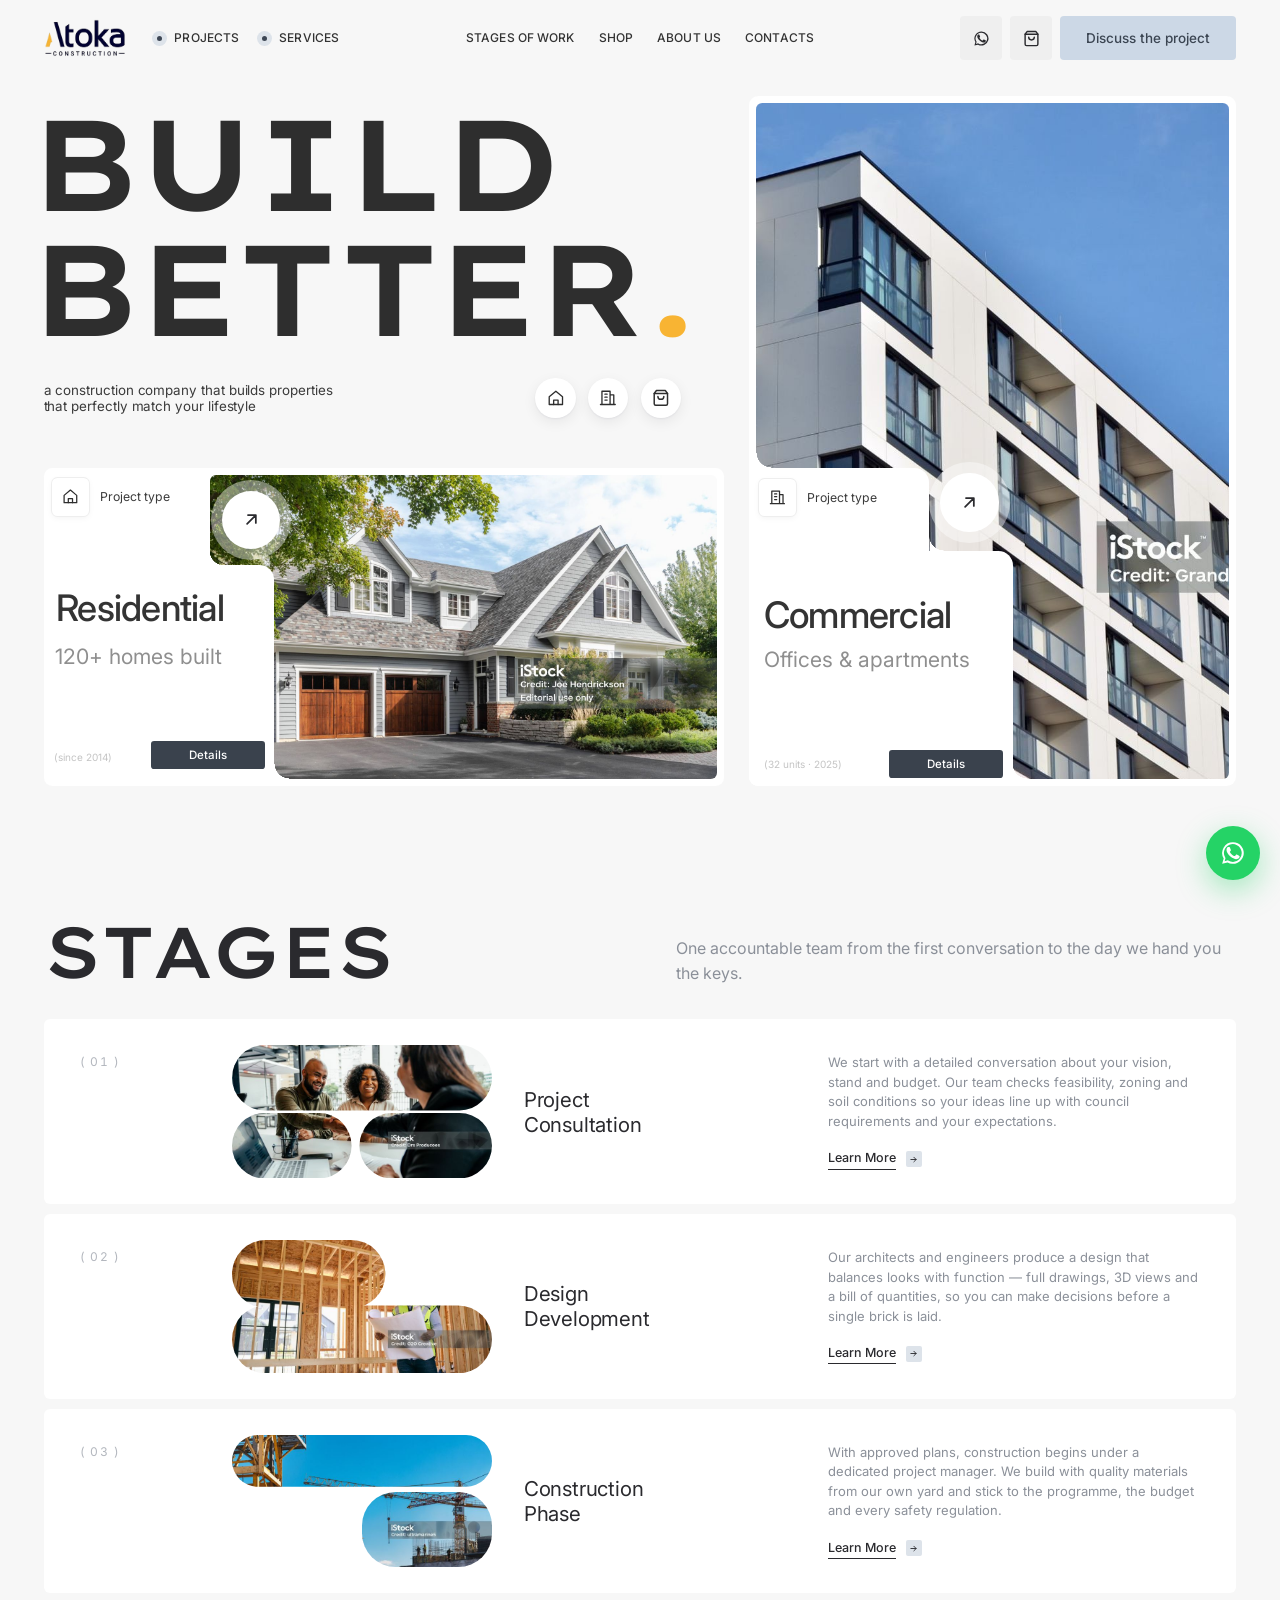
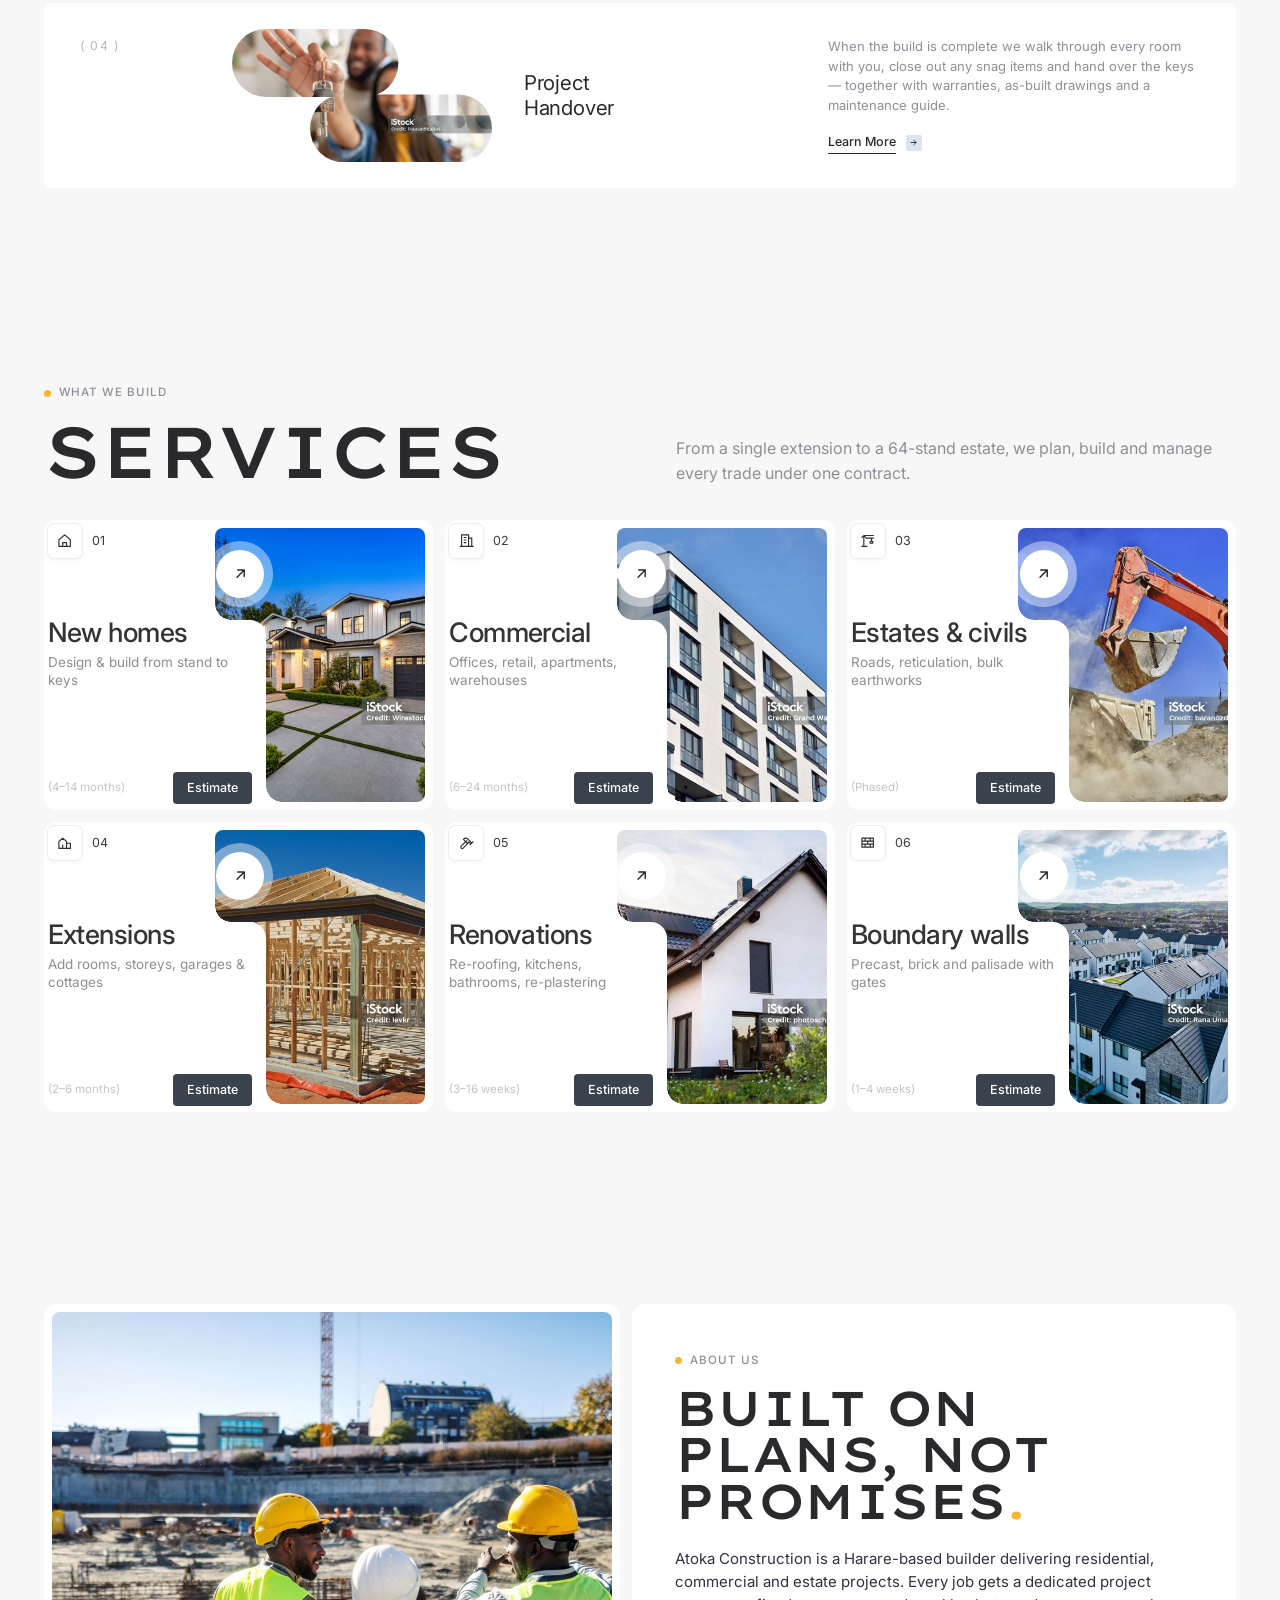
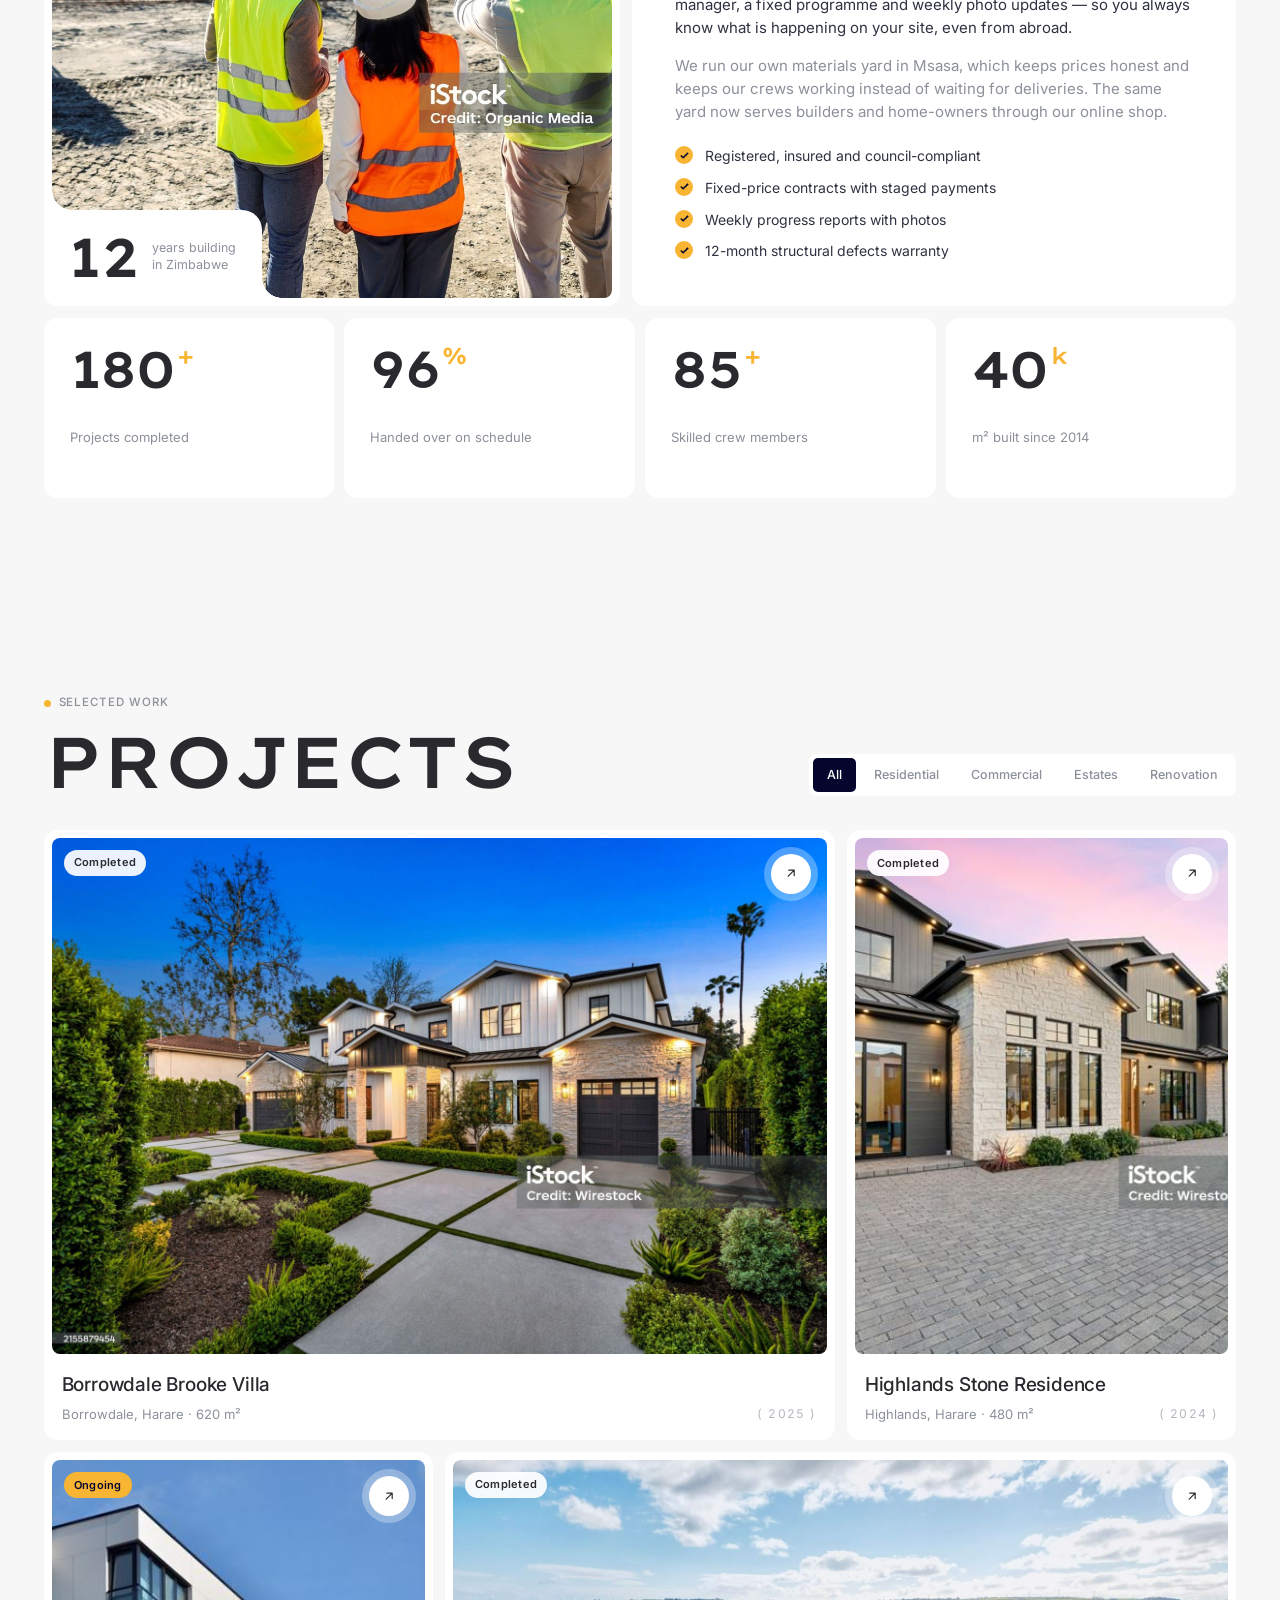
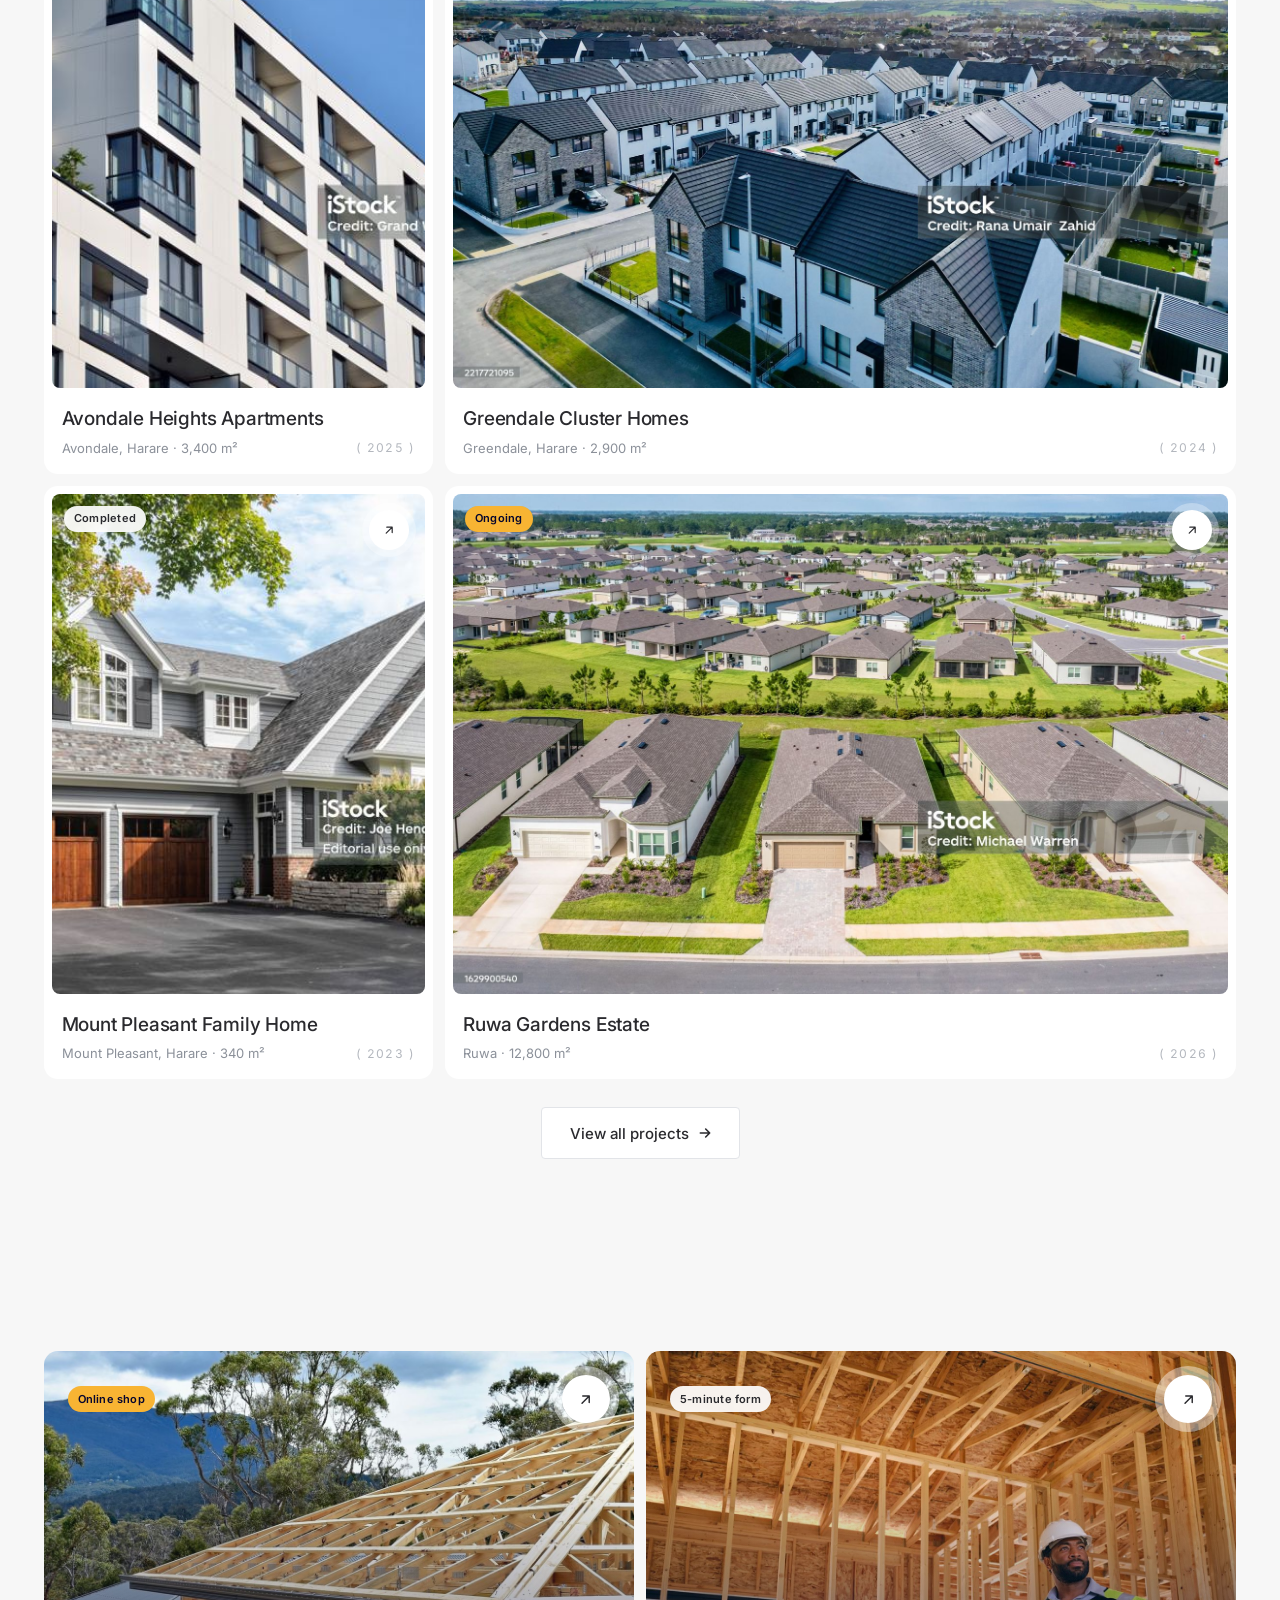
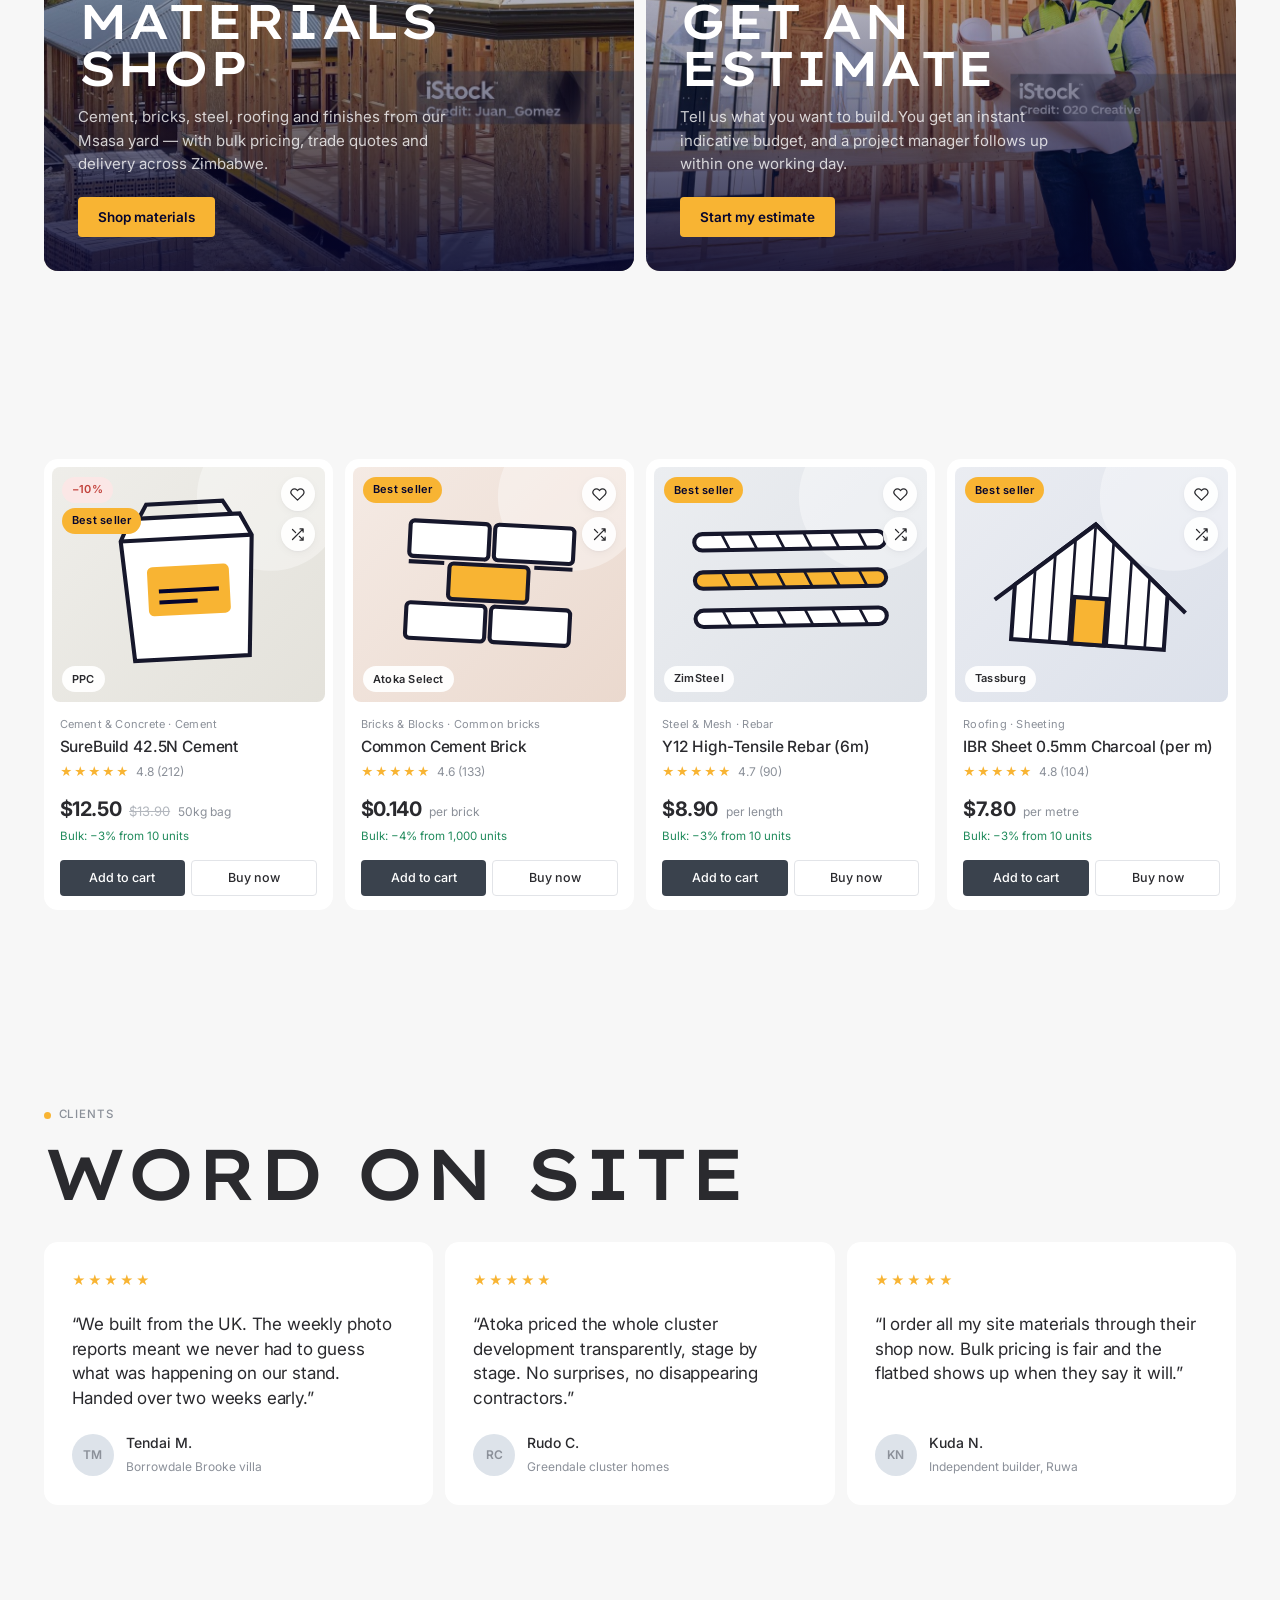
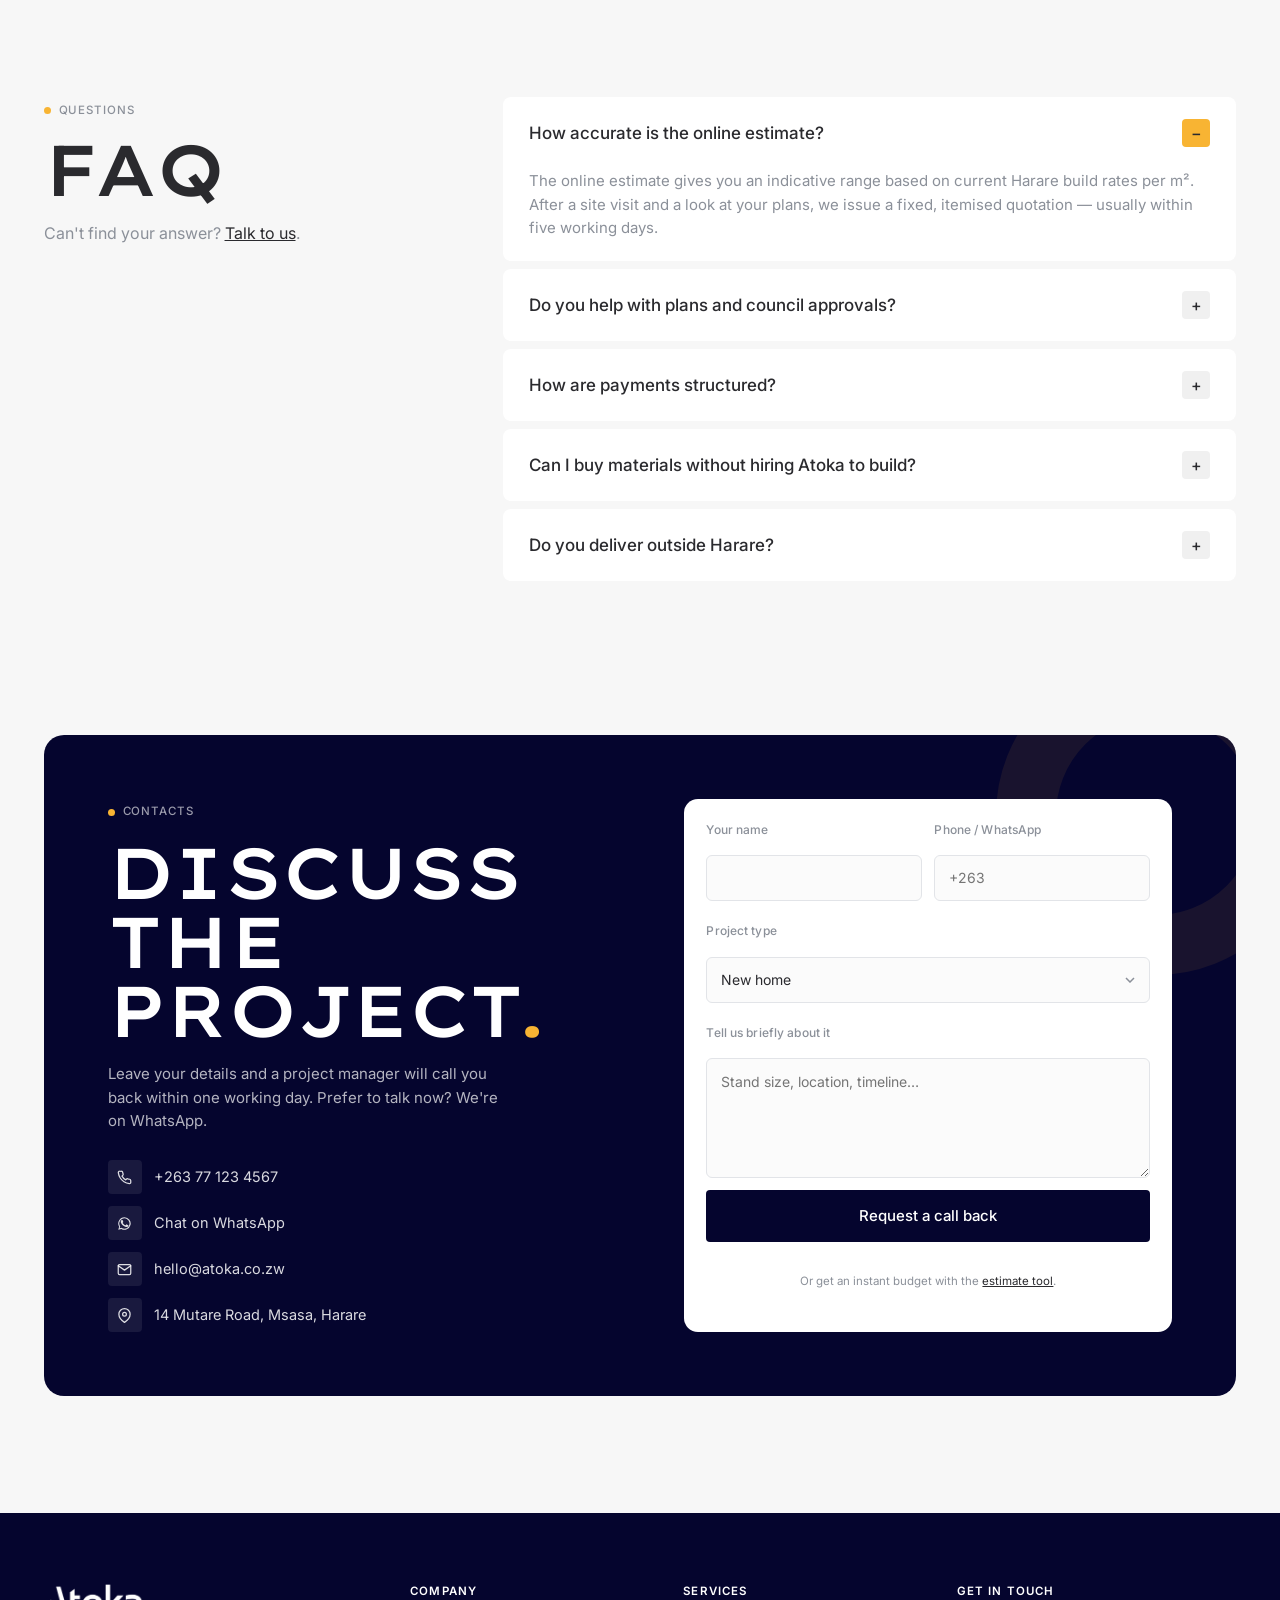
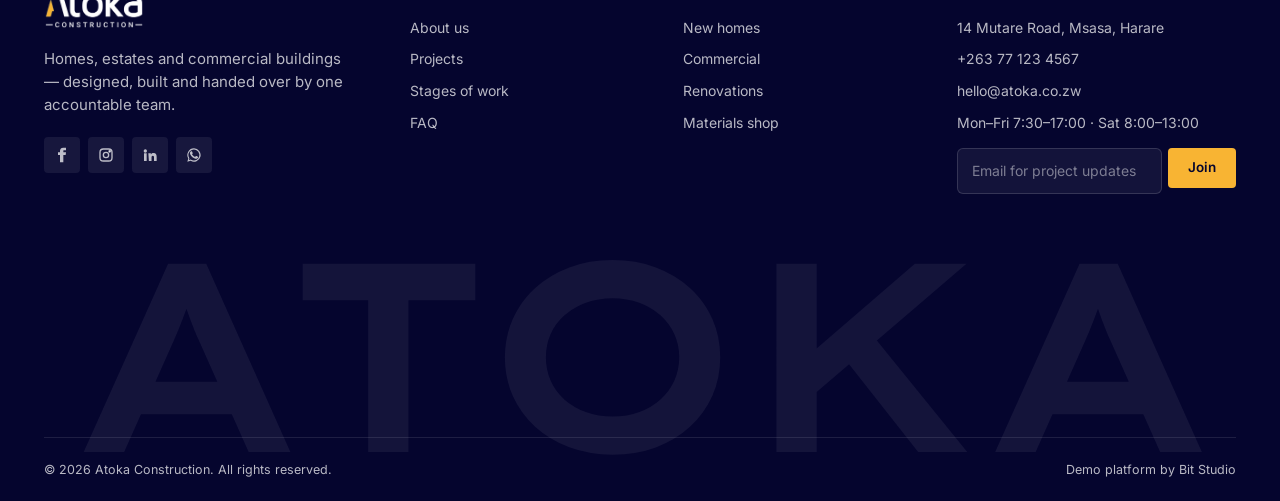
<file: index.html>
<!doctype html>
<html lang="en">
<head>
  <meta charset="utf-8">
  <meta name="viewport" content="width=device-width, initial-scale=1">
  <title>Atoka Construction — Build Better</title>
  <meta name="description" content="Atoka Construction builds homes, estates and commercial spaces that match the way you live. See our projects, request an estimate, and shop building materials online.">
  <meta name="theme-color" content="#f7f7f7">
  <link rel="icon" href="assets/img/mark.png">
  <link rel="preconnect" href="https://fonts.googleapis.com"><link rel="preconnect" href="https://fonts.gstatic.com" crossorigin>
  <link href="https://fonts.googleapis.com/css2?family=Lexend+Giga:wght@300..800&family=Inter:wght@400;500;600;700&display=swap" rel="stylesheet">
  <link rel="stylesheet" href="assets/css/style.css">
  <link rel="stylesheet" href="assets/css/pages.css">
</head>
<body data-page="home">
<header class="site-header"></header>

<main>
  <!-- ============ HERO (reference layout) ============ -->
  <section class="hero">
    <div class="wrap">
      <div class="hero-grid">
        <div class="hero-left">
          <h1 class="display hero-title" aria-label="Build better.">
            <span class="split-line"><span>Build</span></span>
            <span class="split-line"><span style="--d:.08s">Better<span class="dot">.</span></span></span>
          </h1>
          <div class="hero-sub rv" style="--d:.25s">
            <p>a construction company that builds properties<br> that perfectly match your lifestyle</p>
            <div class="hero-circles">
              <a href="projects.html?type=Residential" data-tip="Residential" aria-label="Residential projects" data-ico="house"></a>
              <a href="projects.html?type=Commercial" data-tip="Commercial" aria-label="Commercial projects" data-ico="building"></a>
              <a href="shop.html" data-tip="Materials shop" aria-label="Materials shop" data-ico="cart"></a>
            </div>
          </div>

          <a class="notch-card hero-card rv" style="--d:.35s" href="projects.html?type=Residential">
            <div class="nc-media"><img src="assets/img/family-home.jpg" alt="Family home built by Atoka in Mount Pleasant"></div>
            <div class="nc-cover"></div>
            <span class="arrow-circle nc-arrow" data-ico="arrow"></span>
            <div class="nc-body">
              <div class="tag-row"><span class="tag-ico" data-ico="house"></span>Project type</div>
              <h2 class="nc-title">Residential</h2>
              <p class="nc-sub">120+ homes built</p>
              <div class="nc-foot"><span class="nc-date">(since 2014)</span><span class="btn btn-dark btn-sm nc-btn">Details</span></div>
            </div>
          </a>
        </div>

        <div class="hero-frame rv" style="--d:.15s">
          <div class="hf-img"><img src="assets/img/apartments.jpg" alt="Avondale Heights apartments by Atoka" fetchpriority="high"></div>
          <a class="inset-card" href="projects.html?type=Commercial">
            <i class="ic ic-a"></i><i class="ic ic-b"></i><i class="cn cn-1"></i><i class="cn cn-2"></i><i class="cn cn-3"></i>
            <span class="arrow-circle" data-ico="arrow"></span>
            <div class="ic-body">
              <div class="tag-row"><span class="tag-ico" data-ico="building"></span>Project type</div>
              <h2 class="nc-title">Commercial</h2>
              <p class="nc-sub">Offices &amp; apartments</p>
              <div class="nc-foot"><span class="nc-date">(32 units · 2025)</span><span class="btn btn-dark btn-sm nc-btn">Details</span></div>
            </div>
          </a>
        </div>
      </div>
    </div>
  </section>

  <!-- ============ STAGES (reference layout) ============ -->
  <section class="sec-tight" id="stages">
    <div class="wrap">
      <div class="sec-head rv">
        <h2 class="display h-lg">Stages</h2>
        <p class="lead">One accountable team from the first conversation to the day we hand you the keys.</p>
      </div>
      <div class="stages-list" data-stages></div>
    </div>
  </section>

  <!-- ============ SERVICES ============ -->
  <section class="sec" id="services">
    <div class="wrap">
      <div class="sec-head rv">
        <div><span class="eyebrow">What we build</span><h2 class="display h-lg" style="margin-top:14px">Services</h2></div>
        <p class="lead">From a single extension to a 64-stand estate, we plan, build and manage every trade under one contract.</p>
      </div>
      <div class="svc-grid" data-services></div>
    </div>
  </section>

  <!-- ============ ABOUT + STATS ============ -->
  <section class="sec-tight" id="about">
    <div class="wrap">
      <div class="about">
        <div class="about-media rv">
          <img src="assets/img/site-team.jpg" alt="Atoka site managers reviewing progress on site" loading="lazy">
          <div class="about-badge"><b>12</b><span>years building<br>in Zimbabwe</span></div>
        </div>
        <div class="about-copy rv" style="--d:.1s">
          <span class="eyebrow">About us</span>
          <h2 class="display h-md" style="margin:14px 0 22px">Built on plans, not promises<span class="dot">.</span></h2>
          <p>Atoka Construction is a Harare-based builder delivering residential, commercial and estate projects. Every job gets a dedicated project manager, a fixed programme and weekly photo updates — so you always know what is happening on your site, even from abroad.</p>
          <p class="muted">We run our own materials yard in Msasa, which keeps prices honest and keeps our crews working instead of waiting for deliveries. The same yard now serves builders and home-owners through our online shop.</p>
          <ul class="ticks">
            <li>Registered, insured and council-compliant</li>
            <li>Fixed-price contracts with staged payments</li>
            <li>Weekly progress reports with photos</li>
            <li>12-month structural defects warranty</li>
          </ul>
        </div>
      </div>
      <div class="stats" style="margin-top:12px">
        <div class="stat rv"><b data-count="180">0</b><span>Projects completed</span></div>
        <div class="stat rv" style="--d:.06s"><b data-count="96" data-suffix="%">0</b><span>Handed over on schedule</span></div>
        <div class="stat rv" style="--d:.12s"><b data-count="85">0</b><span>Skilled crew members</span></div>
        <div class="stat rv" style="--d:.18s"><b data-count="40" data-suffix="k">0</b><span>m² built since 2014</span></div>
      </div>
    </div>
  </section>

  <!-- ============ PROJECTS ============ -->
  <section class="sec" id="projects">
    <div class="wrap">
      <div class="sec-head rv">
        <div><span class="eyebrow">Selected work</span><h2 class="display h-lg" style="margin-top:14px">Projects</h2></div>
        <div class="tabs" role="tablist" data-proj-tabs></div>
      </div>
      <div class="proj-grid" data-proj-grid data-limit="6"></div>
      <div style="text-align:center;margin-top:28px"><a class="btn btn-line btn-lg" href="projects.html">View all projects <span style="width:14px;display:inline-flex" data-ico="right"></span></a></div>
    </div>
  </section>

  <!-- ============ SHOP + ESTIMATE ============ -->
  <section class="sec-tight">
    <div class="wrap">
      <div class="split">
        <a class="feature rv" href="shop.html">
          <img src="assets/img/roof-truss.jpg" alt="" loading="lazy">
          <div class="top"><span class="chip amber">Online shop</span><span class="arrow-circle" data-ico="arrow"></span></div>
          <h2 class="display h-md">Materials<br>shop</h2>
          <p>Cement, bricks, steel, roofing and finishes from our Msasa yard — with bulk pricing, trade quotes and delivery across Zimbabwe.</p>
          <span class="btn btn-amber" style="align-self:flex-start">Shop materials</span>
        </a>
        <a class="feature rv" style="--d:.1s" href="estimate.html">
          <img src="assets/img/engineer-frame.jpg" alt="" loading="lazy">
          <div class="top"><span class="chip">5-minute form</span><span class="arrow-circle" data-ico="arrow"></span></div>
          <h2 class="display h-md">Get an<br>estimate</h2>
          <p>Tell us what you want to build. You get an instant indicative budget, and a project manager follows up within one working day.</p>
          <span class="btn btn-amber" style="align-self:flex-start">Start my estimate</span>
        </a>
      </div>

      <div class="sec-head rv" style="margin-top:70px">
        <div><span class="eyebrow">From the yard</span><h2 class="display h-md" style="margin-top:14px">Popular materials</h2></div>
        <a class="learn" href="shop.html"><span>Open the shop</span><span class="sq" data-ico="right"></span></a>
      </div>
      <div class="p-grid p-grid-4" data-featured></div>
    </div>
  </section>

  <!-- ============ TESTIMONIALS ============ -->
  <section class="sec">
    <div class="wrap">
      <div class="sec-head rv"><div><span class="eyebrow">Clients</span><h2 class="display h-lg" style="margin-top:14px">Word on site</h2></div></div>
      <div class="quotes">
        <figure class="quote rv"><div class="stars">★★★★★</div><blockquote>“We built from the UK. The weekly photo reports meant we never had to guess what was happening on our stand. Handed over two weeks early.”</blockquote><figcaption class="who"><span class="av">TM</span><div><b>Tendai M.</b><span>Borrowdale Brooke villa</span></div></figcaption></figure>
        <figure class="quote rv" style="--d:.08s"><div class="stars">★★★★★</div><blockquote>“Atoka priced the whole cluster development transparently, stage by stage. No surprises, no disappearing contractors.”</blockquote><figcaption class="who"><span class="av">RC</span><div><b>Rudo C.</b><span>Greendale cluster homes</span></div></figcaption></figure>
        <figure class="quote rv" style="--d:.16s"><div class="stars">★★★★★</div><blockquote>“I order all my site materials through their shop now. Bulk pricing is fair and the flatbed shows up when they say it will.”</blockquote><figcaption class="who"><span class="av">KN</span><div><b>Kuda N.</b><span>Independent builder, Ruwa</span></div></figcaption></figure>
      </div>
    </div>
  </section>

  <!-- ============ FAQ ============ -->
  <section class="sec-tight" id="faq">
    <div class="wrap faq-wrap">
      <div class="rv"><span class="eyebrow">Questions</span><h2 class="display h-lg" style="margin-top:14px">FAQ</h2><p class="lead" style="margin-top:18px">Can't find your answer? <a href="#contacts" style="color:var(--ink);text-decoration:underline">Talk to us</a>.</p></div>
      <div class="faq rv" style="--d:.08s">
        <details open><summary>How accurate is the online estimate?<i></i></summary><p>The online estimate gives you an indicative range based on current Harare build rates per m². After a site visit and a look at your plans, we issue a fixed, itemised quotation — usually within five working days.</p></details>
        <details><summary>Do you help with plans and council approvals?<i></i></summary><p>Yes. Our design partners prepare architectural and structural drawings, and we handle submission and inspections with the local authority.</p></details>
        <details><summary>How are payments structured?<i></i></summary><p>Payments are staged against milestones — foundations, wall plate, roof, and finishes — so you only pay for work that has been completed and inspected.</p></details>
        <details><summary>Can I buy materials without hiring Atoka to build?<i></i></summary><p>Absolutely. The online shop is open to everyone. Contractors can request trade quotes on larger orders straight from the cart.</p></details>
        <details><summary>Do you deliver outside Harare?<i></i></summary><p>We deliver nationwide. Delivery is charged at $5 plus $0.65 per km from our Msasa yard, with a flatbed surcharge on loads over one tonne. Collection from the yard is free.</p></details>
      </div>
    </div>
  </section>

  <!-- ============ CONTACT CTA ============ -->
  <section class="sec-tight" id="contacts">
    <div class="wrap">
      <div class="cta-band rv">
        <div style="position:relative;z-index:1">
          <span class="eyebrow" style="color:rgba(255,255,255,.6)">Contacts</span>
          <h2 class="display h-lg" style="margin:16px 0 18px">Discuss the project<span class="dot">.</span></h2>
          <p style="max-width:44ch">Leave your details and a project manager will call you back within one working day. Prefer to talk now? We're on WhatsApp.</p>
          <ul class="contact-list" data-contact-list></ul>
        </div>
        <form class="quick" data-quick novalidate>
          <div class="row-2">
            <div class="field"><label for="q-name">Your name</label><input class="input" id="q-name" name="name" required autocomplete="name"></div>
            <div class="field"><label for="q-phone">Phone / WhatsApp</label><input class="input" id="q-phone" name="phone" required inputmode="tel" autocomplete="tel" placeholder="+263"></div>
          </div>
          <div class="field"><label for="q-type">Project type</label>
            <select class="select" id="q-type" name="type"><option>New home</option><option>Extension</option><option>Renovation</option><option>Commercial building</option><option>Boundary wall</option><option>Other</option></select></div>
          <div class="field"><label for="q-msg">Tell us briefly about it</label><textarea class="textarea" id="q-msg" name="msg" placeholder="Stand size, location, timeline…"></textarea></div>
          <button class="btn btn-navy btn-lg btn-block" type="submit">Request a call back</button>
          <p class="muted" style="font-size:11.5px;margin:0;text-align:center">Or get an instant budget with the <a href="estimate.html" style="text-decoration:underline;color:var(--ink)">estimate tool</a>.</p>
        </form>
      </div>
    </div>
  </section>
</main>

<footer class="site-footer"></footer>

<div class="modal" id="modal-project" aria-hidden="true"><div class="modal-scrim" data-close></div><div class="modal-box"><button class="icon-btn modal-close" data-close aria-label="Close"></button><div data-project-body></div></div></div>

<script src="assets/js/data.js"></script>
<script src="assets/js/core.js"></script>
<script src="assets/js/ui.js"></script>
<script src="assets/js/home.js"></script>
</body>
</html>
</file>
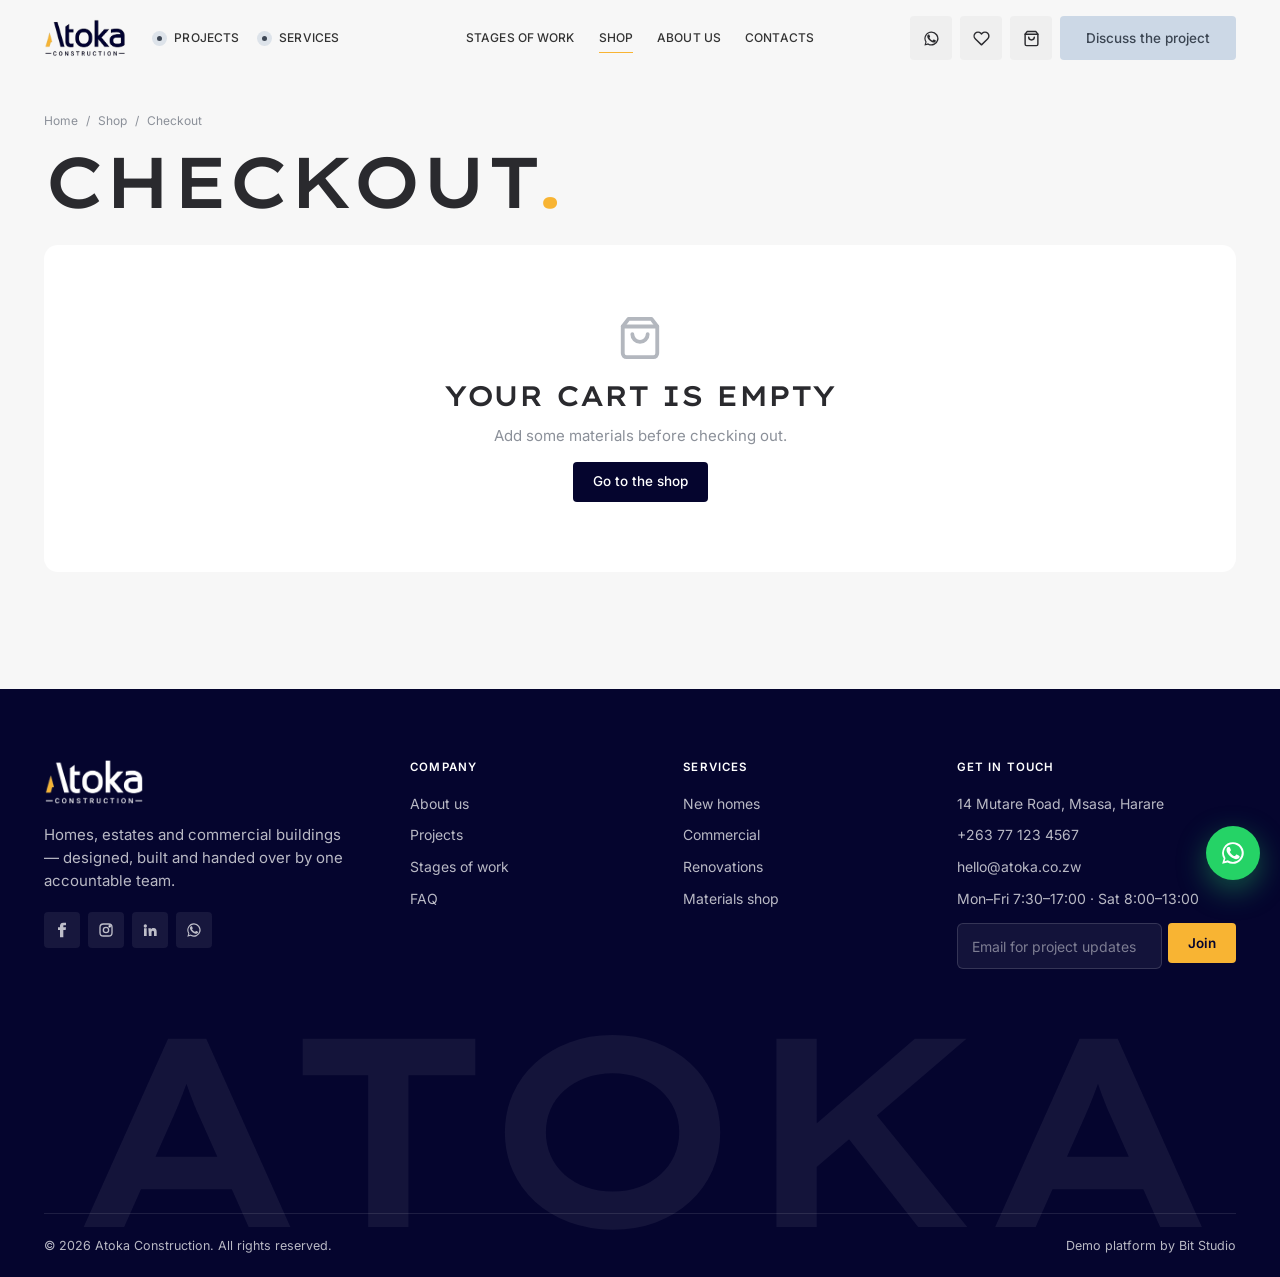
<file: checkout.html>
<!doctype html>
<html lang="en">
<head>
  <meta charset="utf-8">
  <meta name="viewport" content="width=device-width, initial-scale=1">
  <title>Checkout — Atoka Materials Shop</title>
  <meta name="theme-color" content="#f7f7f7">
  <link rel="icon" href="assets/img/mark.png">
  <link rel="preconnect" href="https://fonts.googleapis.com"><link rel="preconnect" href="https://fonts.gstatic.com" crossorigin>
  <link href="https://fonts.googleapis.com/css2?family=Lexend+Giga:wght@300..800&family=Inter:wght@400;500;600;700&display=swap" rel="stylesheet">
  <link rel="stylesheet" href="assets/css/style.css">
  <link rel="stylesheet" href="assets/css/pages.css">
</head>
<body data-page="shop">
<header class="site-header"></header>
<main>
  <section class="page-hero" style="padding-bottom:10px">
    <div class="wrap">
      <nav class="crumbs" aria-label="Breadcrumb"><a href="index.html">Home</a><span>/</span><a href="shop.html">Shop</a><span>/</span><span>Checkout</span></nav>
      <h1 class="display h-lg" style="margin-top:16px"><span class="split-line"><span>Checkout<span class="dot">.</span></span></span></h1>
    </div>
  </section>
  <section class="sec-tight" style="padding-top:20px">
    <div class="wrap" data-checkout></div>
  </section>
</main>
<footer class="site-footer"></footer>

<div class="modal" id="modal-pay" aria-hidden="true"><div class="modal-scrim"></div><div class="modal-box narrow" style="padding:34px;text-align:center" data-pay-body></div></div>

<script src="assets/js/data.js"></script>
<script src="assets/js/core.js"></script>
<script src="assets/js/ui.js"></script>
<script src="assets/js/checkout.js"></script>
</body>
</html>
</file>
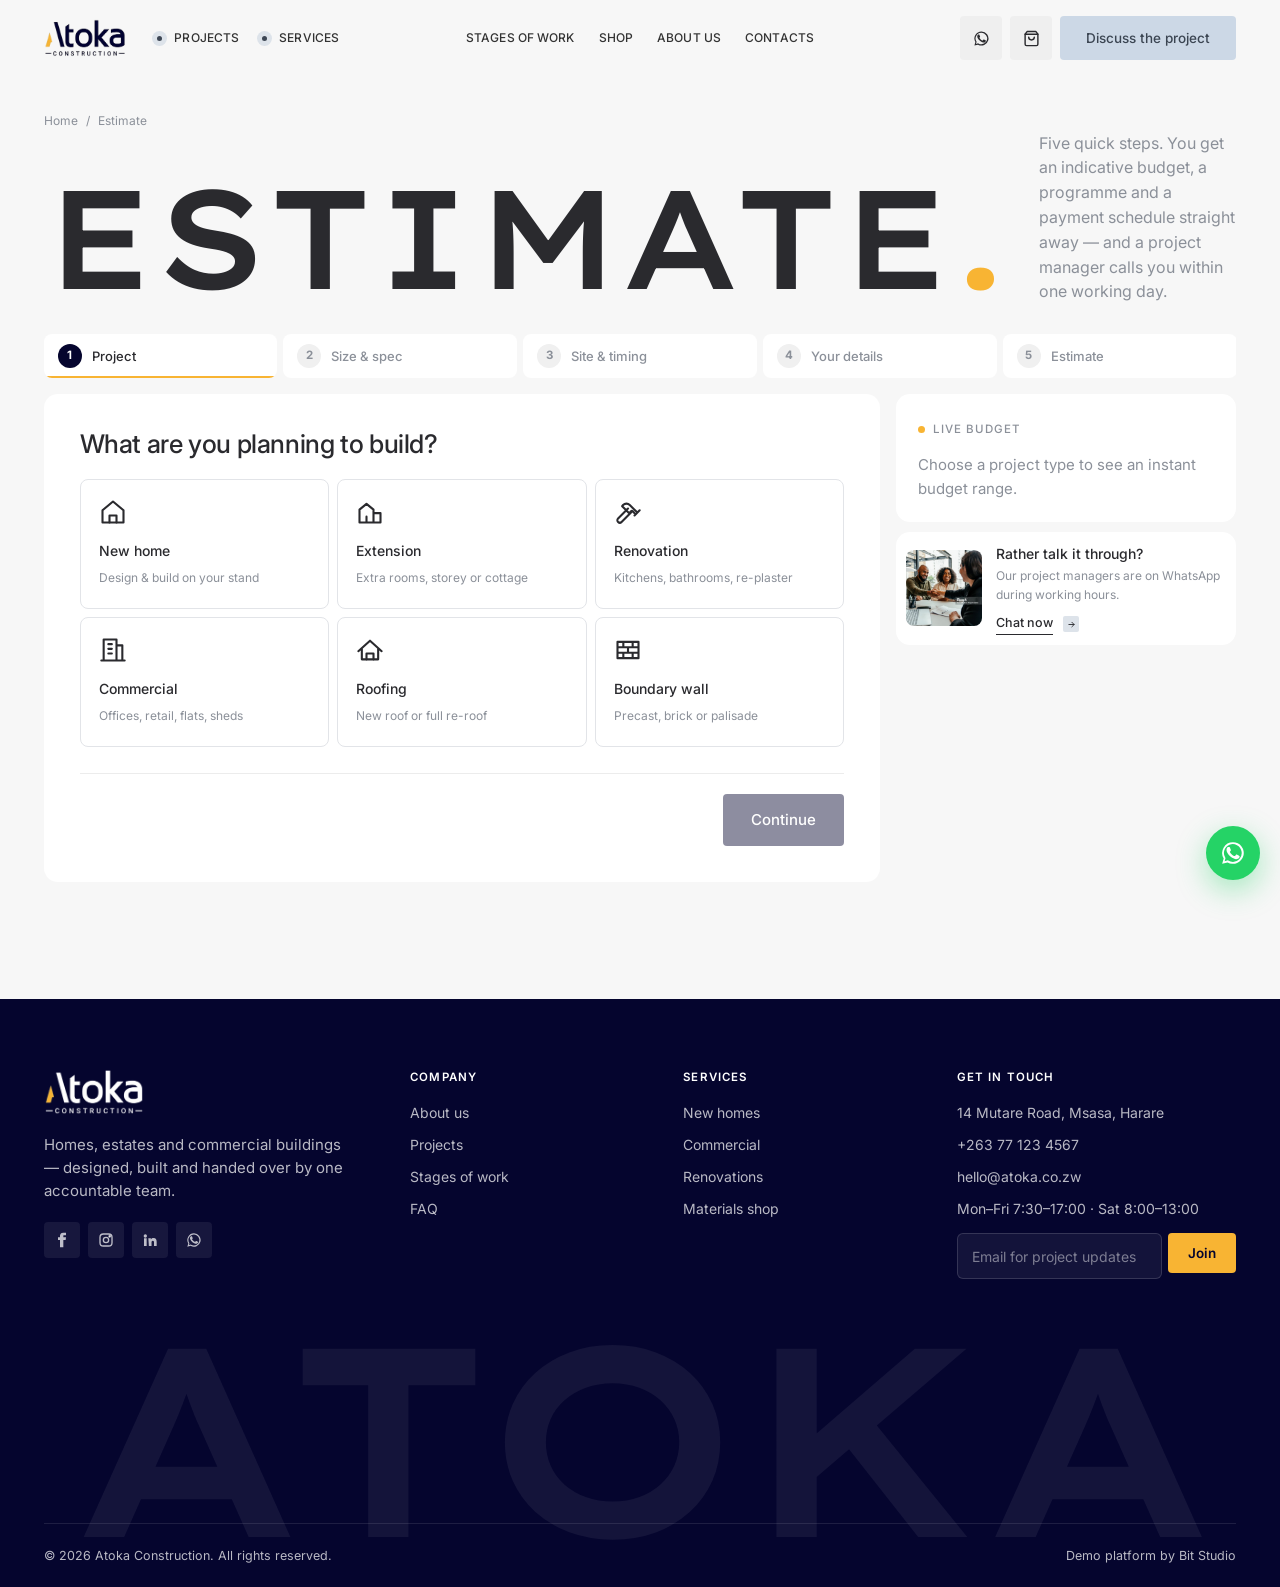
<file: estimate.html>
<!doctype html>
<html lang="en">
<head>
  <meta charset="utf-8">
  <meta name="viewport" content="width=device-width, initial-scale=1">
  <title>Request an Estimate — Atoka Construction</title>
  <meta name="description" content="Get an instant indicative budget for your new home, extension, renovation, commercial build or boundary wall — then talk it through with an Atoka project manager.">
  <meta name="theme-color" content="#f7f7f7">
  <link rel="icon" href="assets/img/mark.png">
  <link rel="preconnect" href="https://fonts.googleapis.com"><link rel="preconnect" href="https://fonts.gstatic.com" crossorigin>
  <link href="https://fonts.googleapis.com/css2?family=Lexend+Giga:wght@300..800&family=Inter:wght@400;500;600;700&display=swap" rel="stylesheet">
  <link rel="stylesheet" href="assets/css/style.css">
  <link rel="stylesheet" href="assets/css/pages.css">
</head>
<body data-page="estimate">
<header class="site-header"></header>
<main>
  <section class="page-hero" style="padding-bottom:10px">
    <div class="wrap">
      <nav class="crumbs" aria-label="Breadcrumb"><a href="index.html">Home</a><span>/</span><span>Estimate</span></nav>
      <div class="ph-grid">
        <h1 class="display h-xl"><span class="split-line"><span>Estimate<span class="dot">.</span></span></span></h1>
        <p class="lead rv" style="margin:0">Five quick steps. You get an indicative budget, a programme and a payment schedule straight away — and a project manager calls you within one working day.</p>
      </div>
    </div>
  </section>
  <section class="sec-tight" style="padding-top:20px">
    <div class="wrap" data-est></div>
  </section>
</main>
<footer class="site-footer"></footer>
<script src="assets/js/data.js"></script>
<script src="assets/js/core.js"></script>
<script src="assets/js/ui.js"></script>
<script src="assets/js/estimate.js"></script>
</body>
</html>
</file>
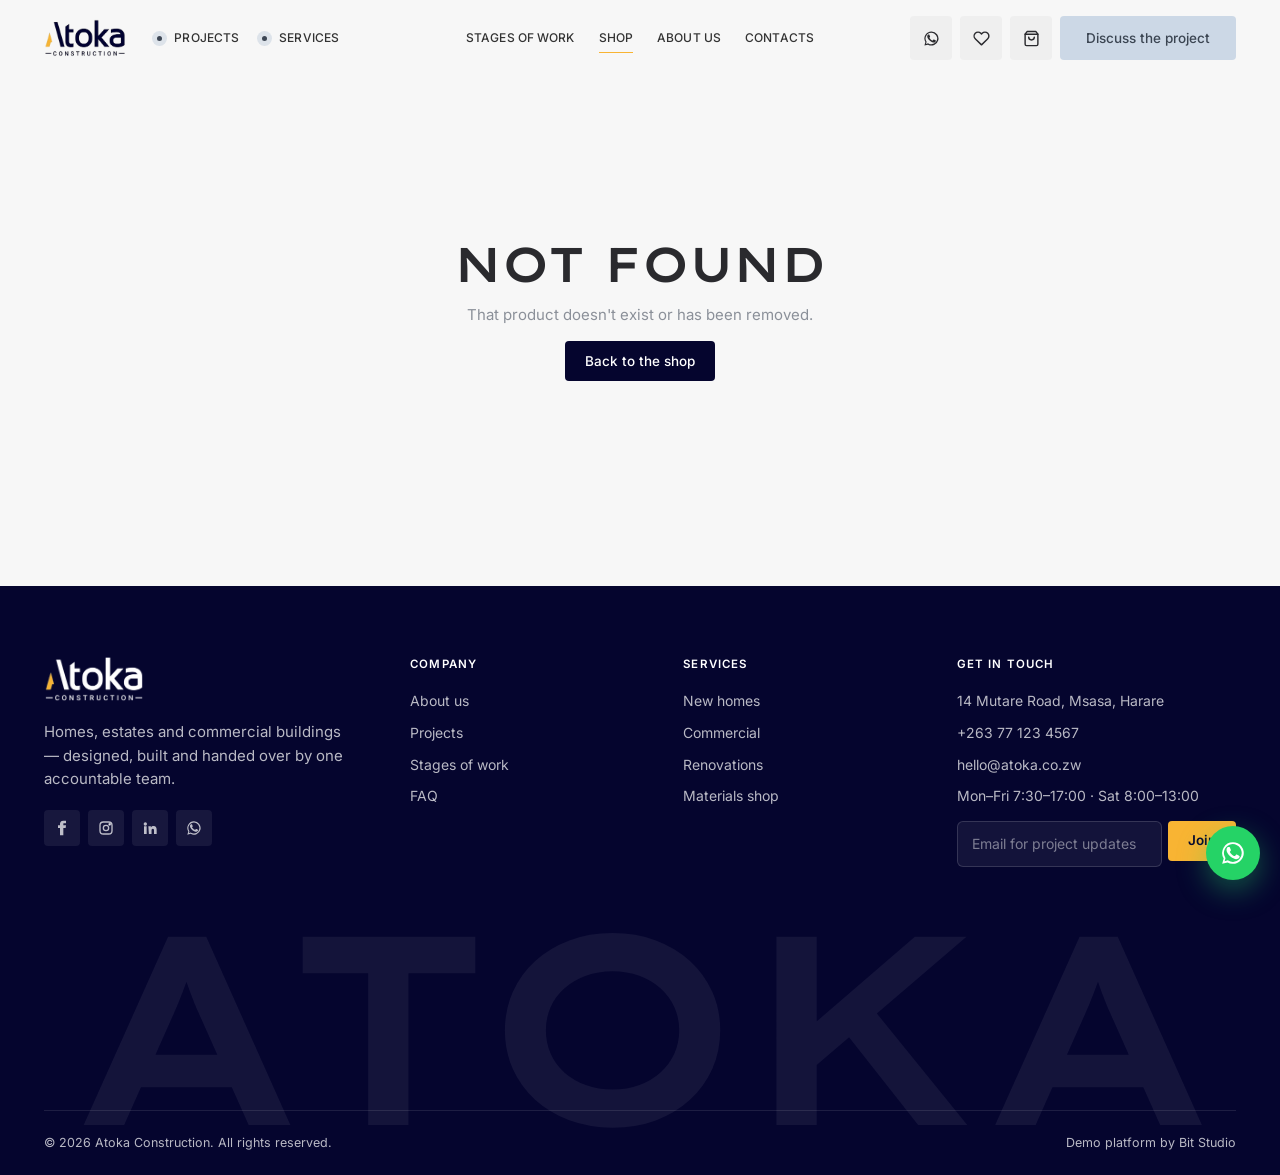
<file: product.html>
<!doctype html>
<html lang="en">
<head>
  <meta charset="utf-8">
  <meta name="viewport" content="width=device-width, initial-scale=1">
  <title>Product — Atoka Materials Shop</title>
  <meta name="description" content="Building materials from Atoka Construction's Msasa yard.">
  <meta name="theme-color" content="#f7f7f7">
  <link rel="icon" href="assets/img/mark.png">
  <link rel="preconnect" href="https://fonts.googleapis.com"><link rel="preconnect" href="https://fonts.gstatic.com" crossorigin>
  <link href="https://fonts.googleapis.com/css2?family=Lexend+Giga:wght@300..800&family=Inter:wght@400;500;600;700&display=swap" rel="stylesheet">
  <link rel="stylesheet" href="assets/css/style.css">
  <link rel="stylesheet" href="assets/css/pages.css">
</head>
<body data-page="shop">
<header class="site-header"></header>
<main data-pdp></main>
<footer class="site-footer"></footer>
<script src="assets/js/data.js"></script>
<script src="assets/js/core.js"></script>
<script src="assets/js/ui.js"></script>
<script src="assets/js/product.js"></script>
</body>
</html>
</file>
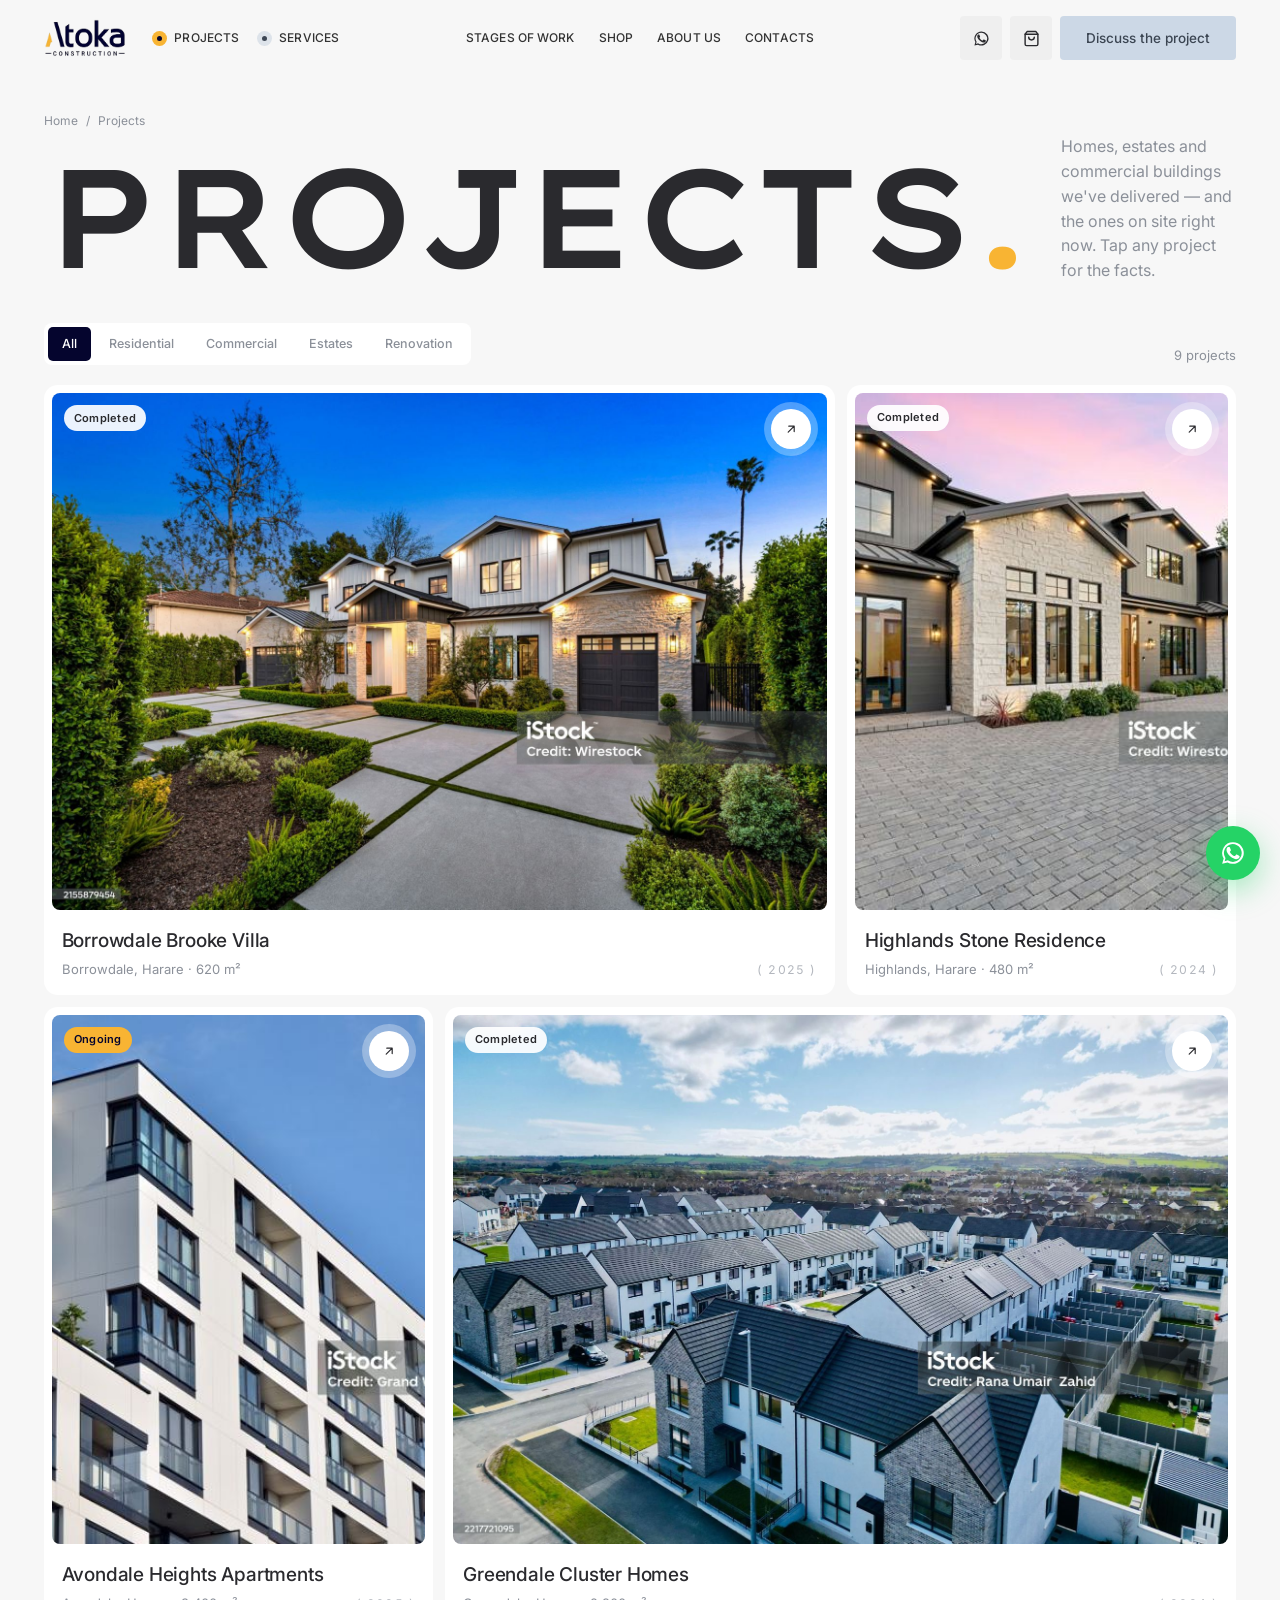
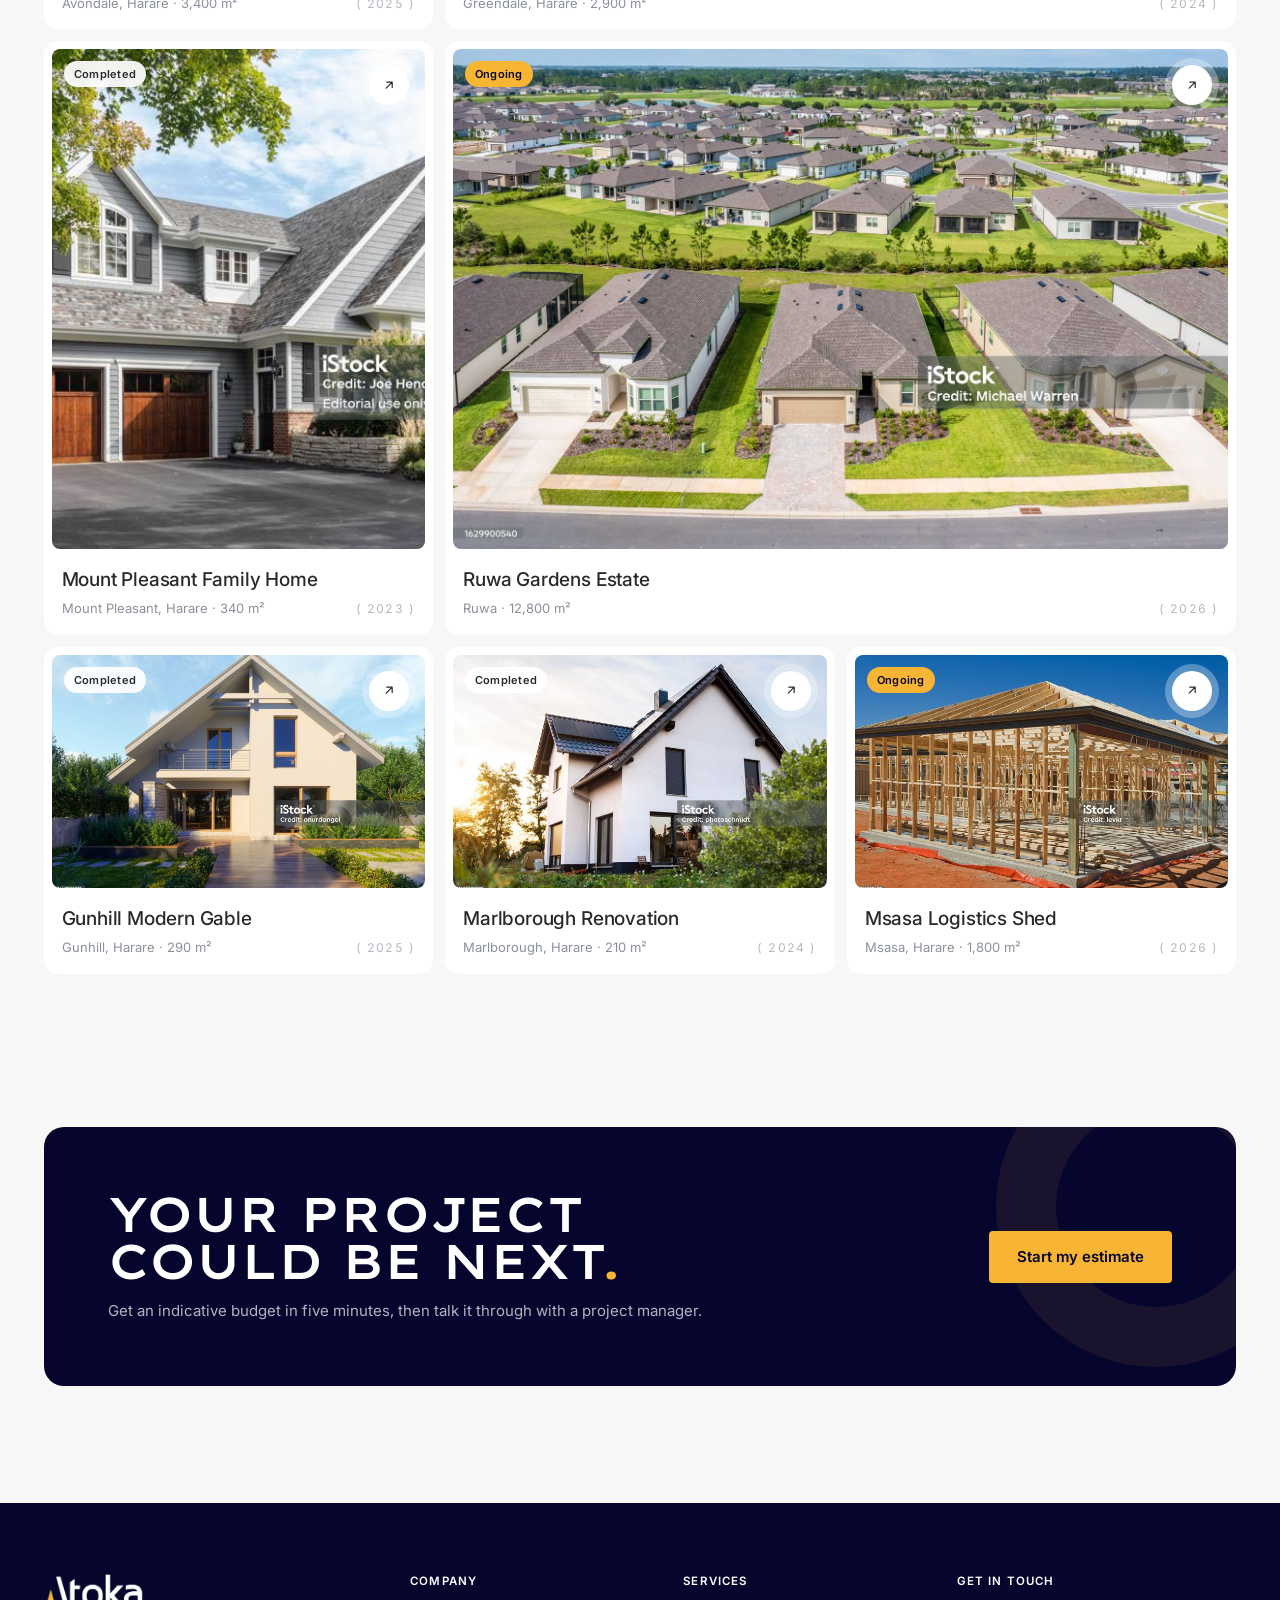
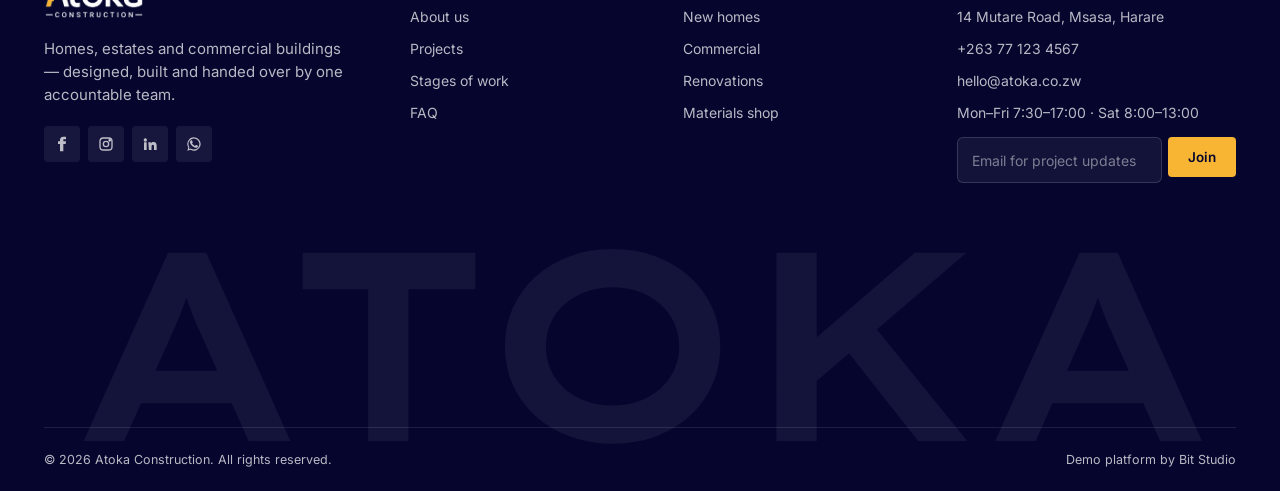
<file: projects.html>
<!doctype html>
<html lang="en">
<head>
  <meta charset="utf-8">
  <meta name="viewport" content="width=device-width, initial-scale=1">
  <title>Projects — Atoka Construction</title>
  <meta name="description" content="Residential, commercial, estate and renovation projects built by Atoka Construction across Harare and Zimbabwe.">
  <meta name="theme-color" content="#f7f7f7">
  <link rel="icon" href="assets/img/mark.png">
  <link rel="preconnect" href="https://fonts.googleapis.com"><link rel="preconnect" href="https://fonts.gstatic.com" crossorigin>
  <link href="https://fonts.googleapis.com/css2?family=Lexend+Giga:wght@300..800&family=Inter:wght@400;500;600;700&display=swap" rel="stylesheet">
  <link rel="stylesheet" href="assets/css/style.css">
  <link rel="stylesheet" href="assets/css/pages.css">
</head>
<body data-page="projects">
<header class="site-header"></header>
<main>
  <section class="page-hero">
    <div class="wrap">
      <nav class="crumbs" aria-label="Breadcrumb"><a href="index.html">Home</a><span>/</span><span>Projects</span></nav>
      <div class="ph-grid">
        <h1 class="display h-xl"><span class="split-line"><span>Projects<span class="dot">.</span></span></span></h1>
        <p class="lead rv" style="margin:0">Homes, estates and commercial buildings we've delivered — and the ones on site right now. Tap any project for the facts.</p>
      </div>
    </div>
  </section>
  <section class="sec-tight" style="padding-top:10px">
    <div class="wrap">
      <div class="sec-head" style="margin-bottom:20px"><div class="tabs" role="tablist" data-proj-tabs></div><p class="muted" style="margin:0;font-size:13px" data-proj-count></p></div>
      <div class="proj-grid" data-proj-grid></div>
    </div>
  </section>
  <section class="sec-tight">
    <div class="wrap">
      <div class="cta-band rv" style="grid-template-columns:1.4fr 1fr;align-items:center">
        <div style="position:relative;z-index:1"><h2 class="display h-md">Your project<br>could be next<span class="dot">.</span></h2><p style="margin:14px 0 0">Get an indicative budget in five minutes, then talk it through with a project manager.</p></div>
        <div style="display:flex;justify-content:flex-end;position:relative;z-index:1"><a class="btn btn-amber btn-lg" href="estimate.html">Start my estimate</a></div>
      </div>
    </div>
  </section>
</main>
<footer class="site-footer"></footer>
<div class="modal" id="modal-project" aria-hidden="true"><div class="modal-scrim" data-close></div><div class="modal-box"><button class="icon-btn modal-close" data-close aria-label="Close"></button><div data-project-body></div></div></div>
<script src="assets/js/data.js"></script>
<script src="assets/js/core.js"></script>
<script src="assets/js/ui.js"></script>
<script>
  (function () {
    const { $, projectTabs, bindProjects } = window.A;
    const type = new URLSearchParams(location.search).get('type') || 'All';
    projectTabs($('[data-proj-tabs]'), $('[data-proj-grid]'), type);
    const count = () => { $('[data-proj-count]').textContent = $('[data-proj-grid]').querySelectorAll('.proj').length + ' projects'; };
    $('[data-proj-tabs]').addEventListener('click', () => setTimeout(count));
    count();
    bindProjects();
  })();
</script>
</body>
</html>
</file>
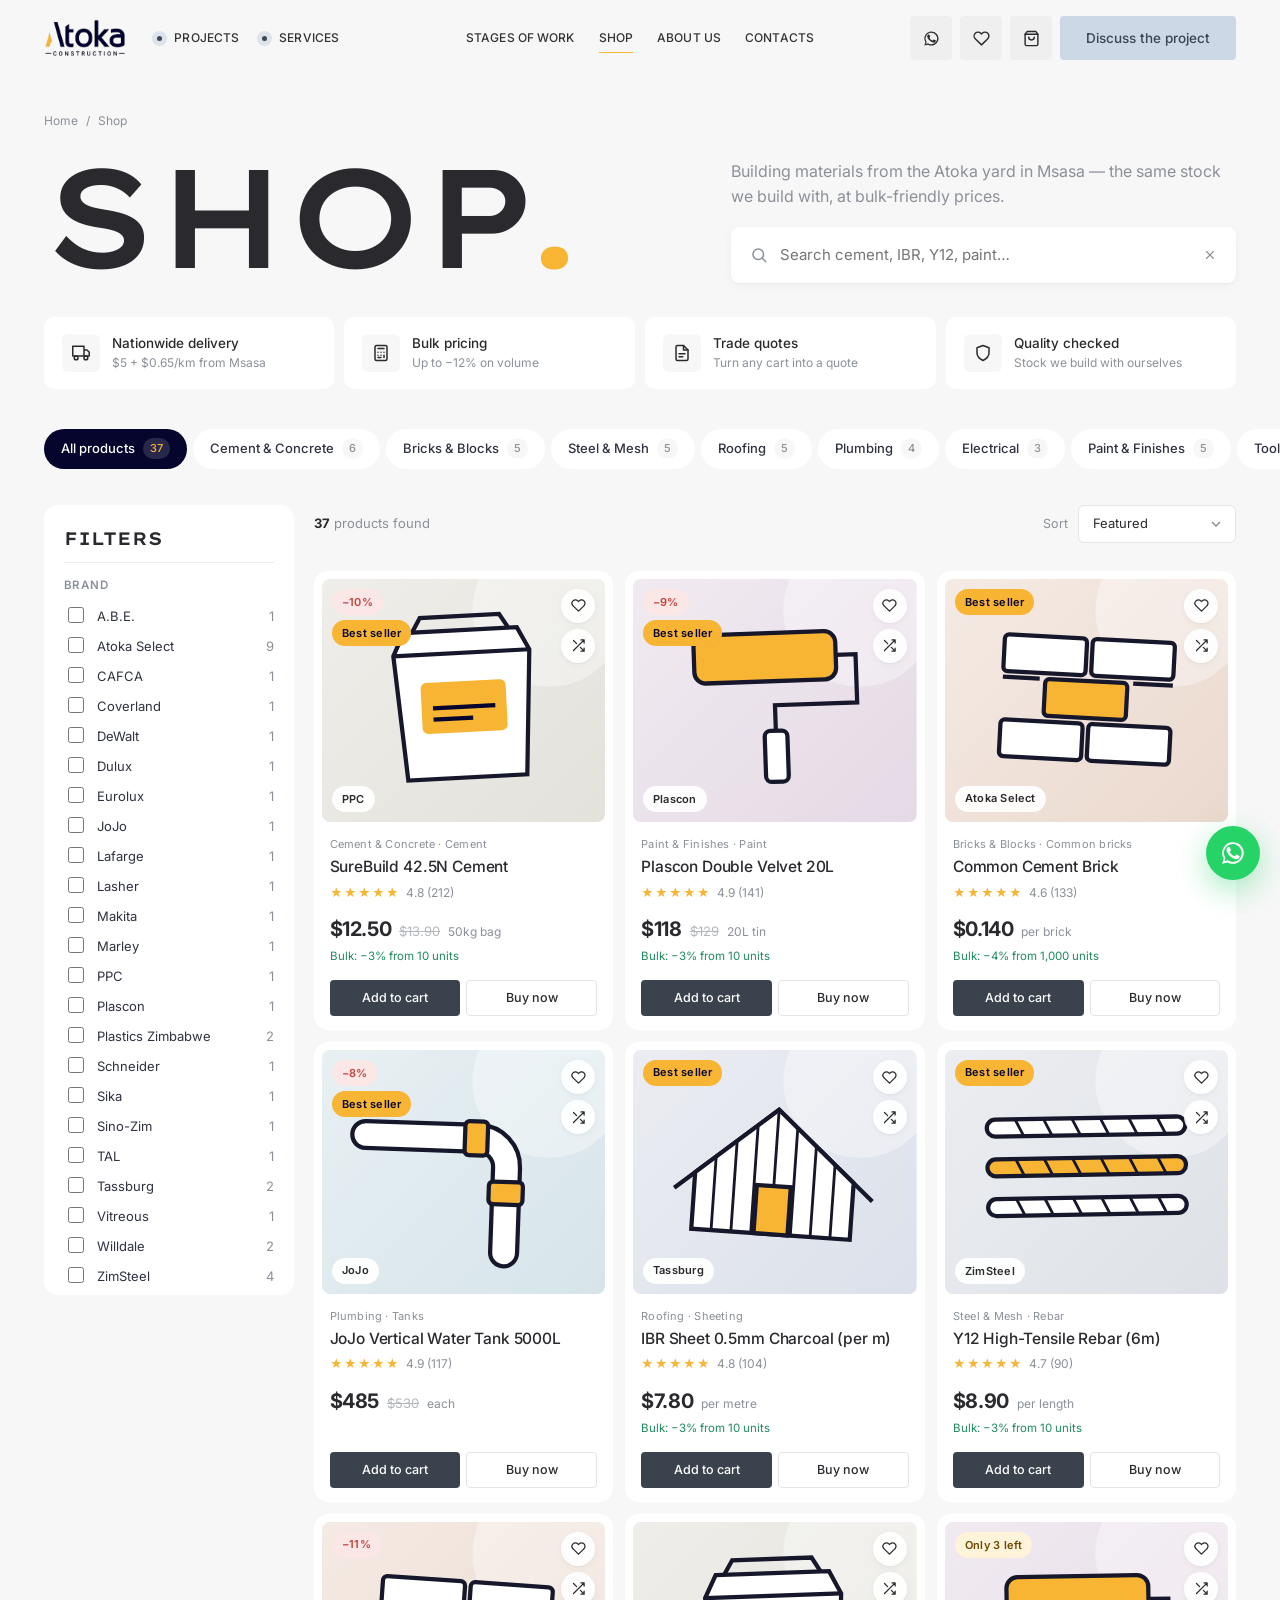
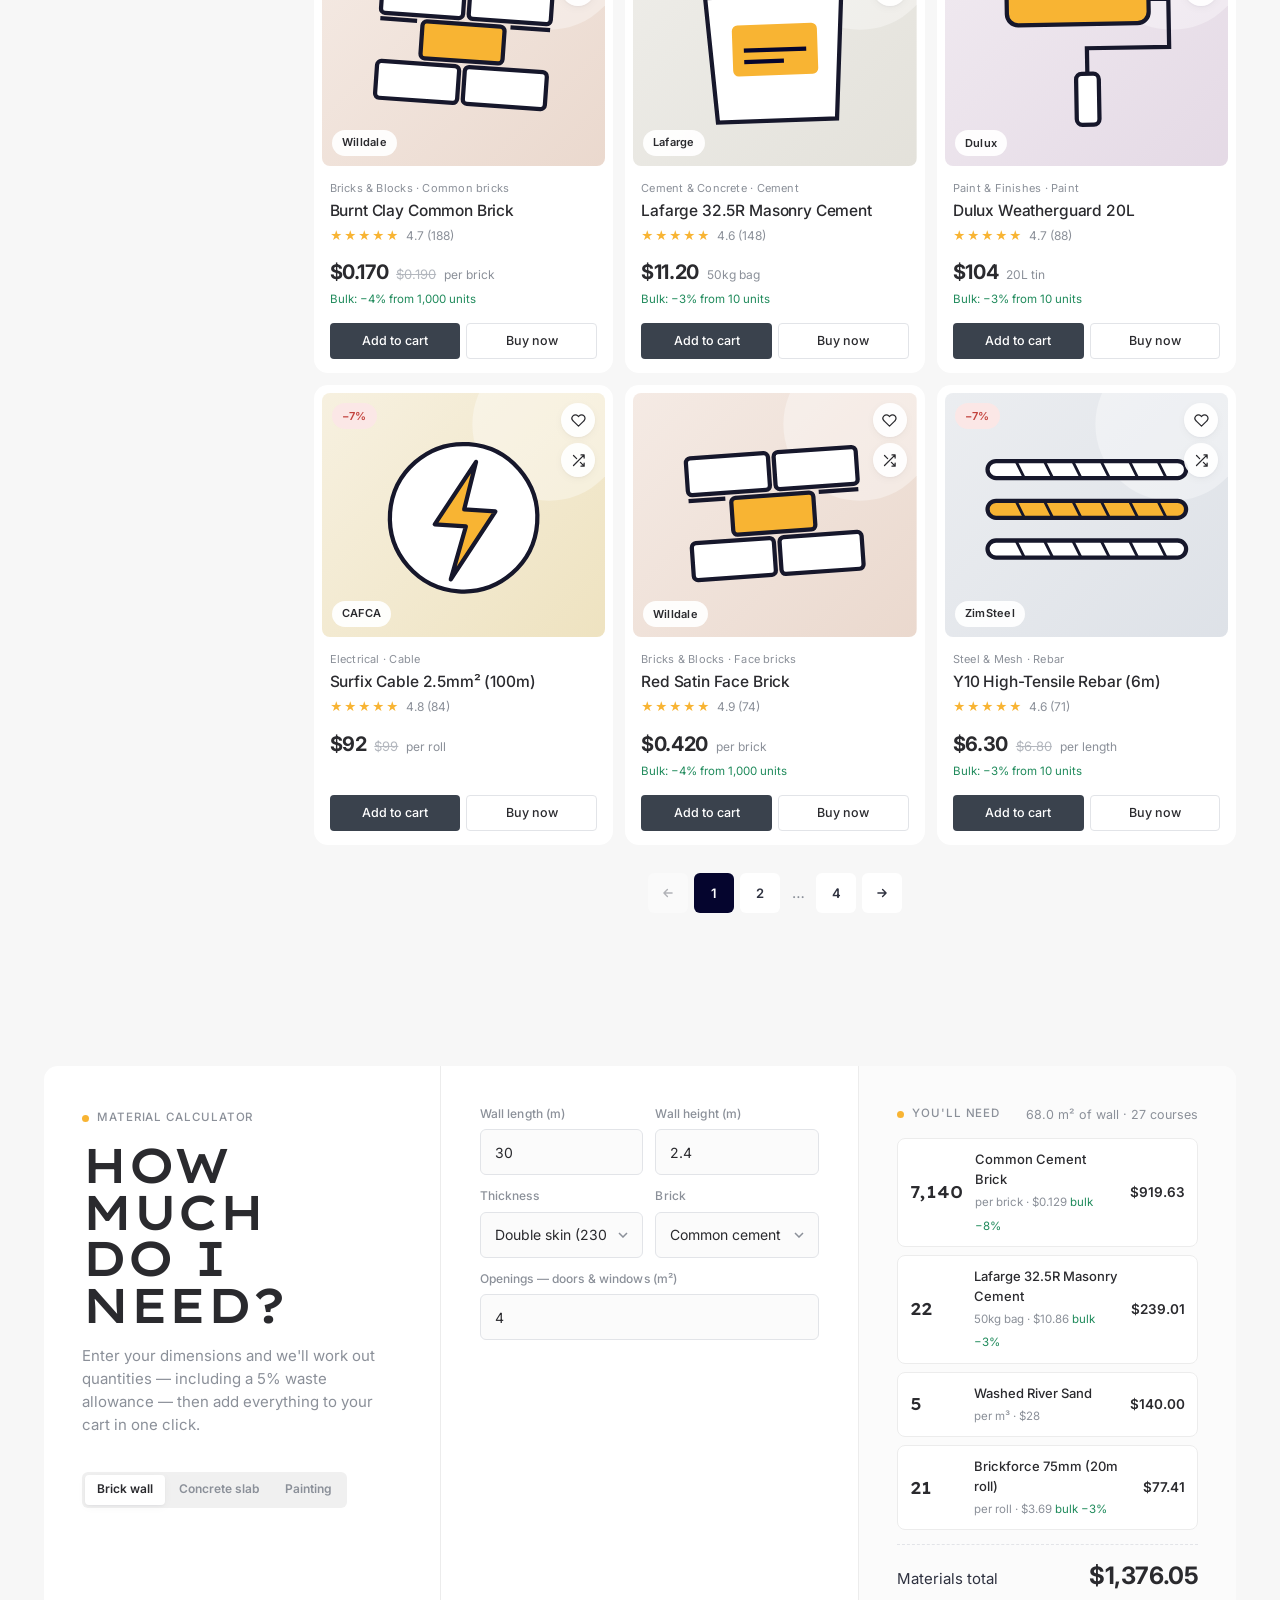
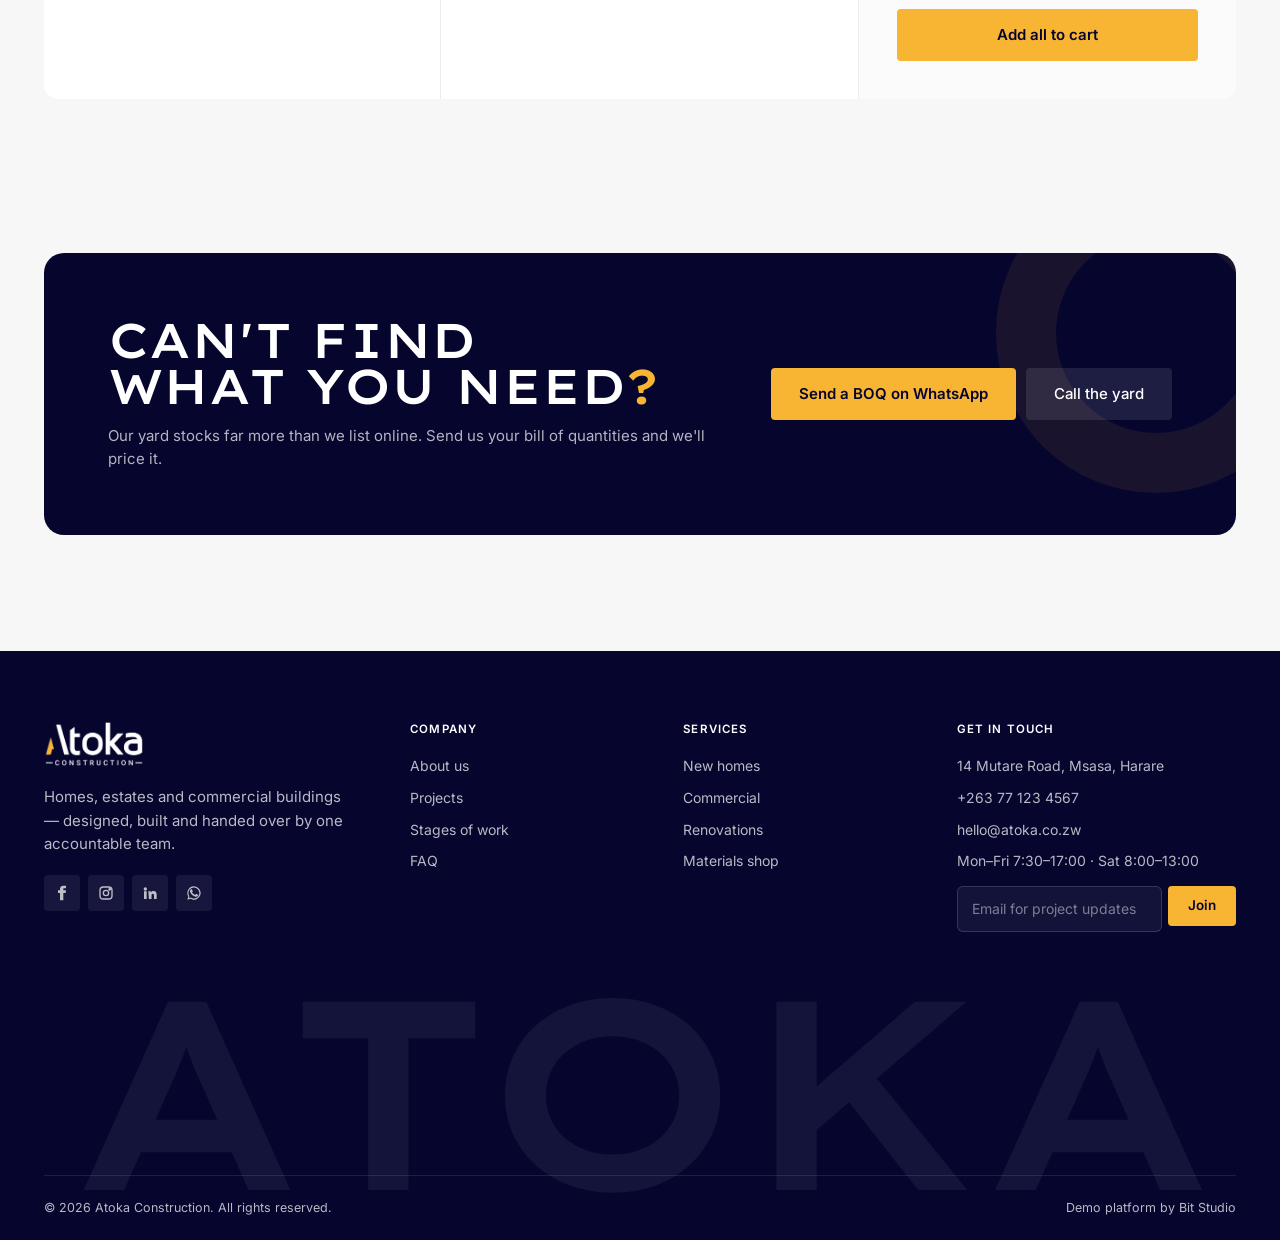
<file: shop.html>
<!doctype html>
<html lang="en">
<head>
  <meta charset="utf-8">
  <meta name="viewport" content="width=device-width, initial-scale=1">
  <title>Materials Shop — Atoka Construction</title>
  <meta name="description" content="Buy cement, bricks, steel, roofing, plumbing, electrical and finishes online from Atoka's Msasa yard. Bulk pricing, trade quotes and nationwide delivery.">
  <meta name="theme-color" content="#f7f7f7">
  <link rel="icon" href="assets/img/mark.png">
  <link rel="preconnect" href="https://fonts.googleapis.com"><link rel="preconnect" href="https://fonts.gstatic.com" crossorigin>
  <link href="https://fonts.googleapis.com/css2?family=Lexend+Giga:wght@300..800&family=Inter:wght@400;500;600;700&display=swap" rel="stylesheet">
  <link rel="stylesheet" href="assets/css/style.css">
  <link rel="stylesheet" href="assets/css/pages.css">
</head>
<body data-page="shop">
<header class="site-header"></header>

<main>
  <section class="page-hero">
    <div class="wrap">
      <nav class="crumbs" aria-label="Breadcrumb"><a href="index.html">Home</a><span>/</span><span>Shop</span></nav>
      <div class="ph-grid">
        <h1 class="display h-xl"><span class="split-line"><span>Shop<span class="dot">.</span></span></span></h1>
        <div class="rv">
          <p class="lead" style="margin:0 0 18px">Building materials from the Atoka yard in Msasa — the same stock we build with, at bulk-friendly prices.</p>
          <label class="search" for="q">
            <span data-ico="search"></span>
            <input id="q" type="search" placeholder="Search cement, IBR, Y12, paint…" autocomplete="off" data-search>
            <button type="button" class="search-x" data-search-x aria-label="Clear search" hidden></button>
          </label>
        </div>
      </div>
      <div class="perks rv">
        <div><span data-ico="truck"></span><b>Nationwide delivery</b><small>$5 + $0.65/km from Msasa</small></div>
        <div><span data-ico="calc"></span><b>Bulk pricing</b><small>Up to −12% on volume</small></div>
        <div><span data-ico="doc"></span><b>Trade quotes</b><small>Turn any cart into a quote</small></div>
        <div><span data-ico="shield"></span><b>Quality checked</b><small>Stock we build with ourselves</small></div>
      </div>
    </div>
  </section>

  <section class="sec-tight" style="padding-top:10px">
    <div class="wrap">
      <div class="cat-pills" data-cats role="tablist" aria-label="Categories"></div>
      <div class="sub-pills" data-subs></div>

      <div class="shop-layout">
        <aside class="filters" data-filters aria-label="Filters">
          <div class="filters-head"><h3>Filters</h3><button class="icon-btn filters-close" data-filters-close aria-label="Close filters"></button></div>
          <div class="f-group"><h4>Brand</h4><div data-brands class="f-list"></div></div>
          <div class="f-group"><h4>Price (USD)</h4>
            <div class="row-2" style="gap:8px"><input class="input" type="number" min="0" placeholder="Min" data-min aria-label="Minimum price"><input class="input" type="number" min="0" placeholder="Max" data-max aria-label="Maximum price"></div>
          </div>
          <div class="f-group"><h4>Availability</h4>
            <label class="check"><input type="checkbox" data-flag="sale"> On sale</label>
            <label class="check"><input type="checkbox" data-flag="stock"> In stock only</label>
            <label class="check"><input type="checkbox" data-flag="bulk"> Bulk discount available</label>
          </div>
          <div class="f-group"><h4>Rating</h4>
            <div class="seg" data-rating><button data-r="0" class="on">Any</button><button data-r="4.5">4.5★+</button><button data-r="4.7">4.7★+</button></div>
          </div>
          <button class="btn btn-line btn-block" data-clear-all>Clear all filters</button>
          <button class="btn btn-navy btn-block filters-apply" data-filters-close>Show results</button>
        </aside>

        <div class="results">
          <div class="toolbar">
            <button class="btn btn-line btn-sm filters-toggle" data-filters-open><span data-ico="filter" style="width:15px;display:inline-flex"></span>Filters <span class="fcount" data-fcount></span></button>
            <p class="count" data-count aria-live="polite"></p>
            <label class="sort">Sort
              <select class="select" data-sort aria-label="Sort products">
                <option value="featured">Featured</option><option value="new">Newest</option><option value="price-asc">Price: low to high</option>
                <option value="price-desc">Price: high to low</option><option value="rating">Top rated</option><option value="name">Name A–Z</option>
              </select>
            </label>
          </div>
          <div class="active-chips" data-chips></div>
          <div class="p-grid" data-grid></div>
          <nav class="pager" data-pager aria-label="Pagination"></nav>
        </div>
      </div>
    </div>
  </section>

  <!-- material calculator -->
  <section class="sec-tight" id="calculator">
    <div class="wrap">
      <div class="calc panel rv">
        <div class="calc-intro">
          <span class="eyebrow">Material calculator</span>
          <h2 class="display h-md" style="margin:14px 0 14px">How much<br>do I need?</h2>
          <p class="muted">Enter your dimensions and we'll work out quantities — including a 5% waste allowance — then add everything to your cart in one click.</p>
          <div class="seg calc-tabs" data-calc-tabs><button class="on" data-c="wall">Brick wall</button><button data-c="slab">Concrete slab</button><button data-c="paint">Painting</button></div>
        </div>
        <div class="calc-body">
          <form class="calc-form" data-calc-form></form>
          <div class="calc-out" data-calc-out></div>
        </div>
      </div>
    </div>
  </section>

  <section class="sec-tight">
    <div class="wrap">
      <div class="cta-band rv" style="grid-template-columns:1.4fr 1fr;align-items:center">
        <div style="position:relative;z-index:1"><h2 class="display h-md">Can't find<br>what you need<span class="dot">?</span></h2><p style="margin:14px 0 0">Our yard stocks far more than we list online. Send us your bill of quantities and we'll price it.</p></div>
        <div style="display:flex;gap:10px;flex-wrap:wrap;position:relative;z-index:1;justify-content:flex-end">
          <a class="btn btn-amber btn-lg" data-wa-boq target="_blank" rel="noopener">Send a BOQ on WhatsApp</a>
          <a class="btn btn-lg" style="background:rgba(255,255,255,.1);color:#fff" data-call>Call the yard</a>
        </div>
      </div>
    </div>
  </section>
</main>

<footer class="site-footer"></footer>

<script src="assets/js/data.js"></script>
<script src="assets/js/core.js"></script>
<script src="assets/js/ui.js"></script>
<script src="assets/js/shop.js"></script>
</body>
</html>
</file>
<file: assets/css/style.css>
/* =========================================================
   ATOKA CONSTRUCTION — design system
   Reference: "BUILD BETTER." layout (light canvas, wide display
   grotesk, notched media cards, pill-masked stage imagery)
   ========================================================= */

:root {
  --bg: #f7f7f7;
  --panel: #ffffff;
  --panel-2: #fbfbfb;
  --ink: #2a2a2e;          /* headline ink – reference charcoal */
  --ink-2: #2f3240;
  --navy: #05052e;         /* logo navy */
  --slate: #3a424d;        /* "Details" button */
  --slate-2: #4a5360;
  --muted: #8b9099;
  --muted-2: #b3b7be;
  --line: #ececec;
  --line-2: #e2e4e8;
  --chip: #f0f0f0;
  --soft: #dde3ea;         /* "Discuss the project" button */
  --soft-ink: #3d4654;
  --amber: #f8b433;        /* logo arrow */
  --amber-2: #fbd07a;
  --amber-ink: #6b4a05;
  --ok: #1f8a5b;
  --danger: #c2413b;

  --r-xs: 4px;
  --r-sm: 8px;
  --r-md: 14px;
  --r-lg: 20px;
  --r-xl: 28px;

  --shadow-1: 0 1px 2px rgba(16, 18, 40, .04), 0 2px 10px rgba(16, 18, 40, .04);
  --shadow-2: 0 10px 30px rgba(16, 18, 40, .08);
  --shadow-3: 0 30px 80px rgba(16, 18, 40, .18);

  --wrap: 1360px;
  --gut: clamp(16px, 3.4vw, 48px);

  --f-display: "Lexend Giga", "Helvetica Neue", Arial, sans-serif;
  --f-body: "Inter", "Helvetica Neue", Arial, sans-serif;

  --ease: cubic-bezier(.2, .7, .2, 1);
}

*, *::before, *::after { box-sizing: border-box; }
html { -webkit-text-size-adjust: 100%; scroll-behavior: smooth; }
body {
  margin: 0;
  background: var(--bg);
  color: var(--ink-2);
  font-family: var(--f-body);
  font-size: 15px;
  line-height: 1.55;
  -webkit-font-smoothing: antialiased;
  overflow-x: hidden;
}
img { max-width: 100%; display: block; }
a { color: inherit; text-decoration: none; }
button, input, select, textarea { font: inherit; color: inherit; }
button { cursor: pointer; background: none; border: 0; padding: 0; }
:focus-visible { outline: 2px solid var(--amber); outline-offset: 2px; border-radius: 4px; }
::selection { background: var(--amber); color: var(--navy); }

.wrap { max-width: var(--wrap); margin: 0 auto; padding: 0 var(--gut); }
.sr-only { position: absolute; width: 1px; height: 1px; overflow: hidden; clip: rect(0 0 0 0); white-space: nowrap; }

/* ---------- type ---------- */
.display {
  font-family: var(--f-display);
  font-weight: 540;
  letter-spacing: -.005em;
  line-height: .96;
  color: var(--ink);
  text-transform: uppercase;
  margin: 0;
}
.display .dot { color: var(--amber); }
.h-xl { font-size: clamp(42px, 9.4vw, 140px); }
.page-hero .h-xl { font-size: clamp(40px, 11vw, 140px); }
.h-lg { font-size: clamp(38px, 5.6vw, 78px); }
.h-md { font-size: clamp(30px, 3.8vw, 52px); }
.h-sm { font-size: clamp(22px, 2.2vw, 30px); }
.title { font-weight: 500; color: var(--ink); letter-spacing: -.015em; line-height: 1.12; margin: 0; }
.eyebrow {
  display: inline-flex; align-items: center; gap: 8px;
  font-size: 11.5px; letter-spacing: .08em; text-transform: uppercase; color: var(--muted); font-weight: 500;
}
.eyebrow::before { content: ""; width: 7px; height: 7px; border-radius: 50%; background: var(--amber); }
.lead { color: var(--muted); font-size: 16px; max-width: 56ch; }
.muted { color: var(--muted); }
.num-tag { font-size: 12px; color: var(--muted-2); letter-spacing: .12em; font-variant-numeric: tabular-nums; white-space: nowrap; }

/* ---------- buttons ---------- */
.btn {
  display: inline-flex; align-items: center; justify-content: center; gap: 8px;
  height: 40px; padding: 0 20px; border-radius: var(--r-xs);
  font-size: 13.5px; font-weight: 500; white-space: nowrap;
  transition: background .25s var(--ease), color .25s var(--ease), transform .25s var(--ease), box-shadow .25s var(--ease);
}
.btn:active { transform: translateY(1px); }
.btn svg { width: 16px; height: 16px; flex: none; }
.btn-soft { background: #ccd8e6; color: #3b4552; }
.btn-soft:hover { background: #bccbdc; }
.btn-dark { background: var(--slate); color: #fff; }
.btn-dark:hover { background: var(--navy); }
.btn-navy { background: var(--navy); color: #fff; }
.btn-navy:hover { background: #151552; }
.btn-amber { background: var(--amber); color: var(--navy); font-weight: 600; }
.btn-amber:hover { background: #ffc34f; box-shadow: 0 8px 24px rgba(248, 180, 51, .35); }
.btn-line { border: 1px solid var(--line-2); background: #fff; color: var(--ink); }
.btn-line:hover { border-color: var(--ink); }
.btn-sm { height: 32px; padding: 0 14px; font-size: 12.5px; }
.btn-lg { height: 52px; padding: 0 28px; font-size: 15px; }
.btn-block { width: 100%; }
.btn[disabled] { opacity: .45; pointer-events: none; }

.icon-btn {
  width: 40px; height: 40px; border-radius: var(--r-xs);
  display: inline-grid; place-items: center; background: var(--chip); color: var(--ink);
  transition: background .2s, transform .2s; position: relative;
}
.icon-btn:hover { background: #e6e6e6; }
.icon-btn svg { width: 17px; height: 17px; }
.icon-btn .badge {
  position: absolute; top: -5px; right: -5px; min-width: 18px; height: 18px; padding: 0 5px;
  border-radius: 9px; background: var(--amber); color: var(--navy); font-size: 10.5px; font-weight: 700;
  display: grid; place-items: center; transform: scale(0); transition: transform .3s var(--ease);
}
.icon-btn .badge.on { transform: scale(1); }
.icon-btn .badge.bump { animation: bump .4s var(--ease); }
@keyframes bump { 50% { transform: scale(1.35); } }

.arrow-circle {
  border-radius: 50%; background: #fff; color: var(--ink); flex: none;
  display: grid; place-items: center;
  transition: transform .4s var(--ease), background .3s, color .3s;
}
.arrow-circle svg { transition: transform .4s var(--ease); }
a:hover > .arrow-circle, .arrow-circle:hover, .notch-card:hover .arrow-circle { background: var(--navy); color: #fff; }

.learn {
  display: inline-flex; align-items: center; gap: 10px; font-size: 12.5px; color: var(--ink);
  font-weight: 500;
}
.learn span:first-child { border-bottom: 1px solid currentColor; padding-bottom: 1px; }
.learn .sq {
  width: 16px; height: 16px; border-radius: 2px; background: var(--soft); display: grid; place-items: center;
  transition: background .25s, transform .25s var(--ease);
}
.learn .sq svg { width: 9px; height: 9px; }
.learn:hover .sq { background: var(--amber); transform: translateX(3px); }

/* ---------- header / nav ---------- */
.site-header {
  position: sticky; top: 0; z-index: 60;
  background: rgba(247, 247, 247, .82);
  backdrop-filter: saturate(160%) blur(14px);
  -webkit-backdrop-filter: saturate(160%) blur(14px);
  transition: box-shadow .3s, background .3s;
}
.site-header.scrolled { box-shadow: 0 1px 0 var(--line); background: rgba(247, 247, 247, .94); }
.nav { display: grid; grid-template-columns: 1fr auto 1fr; align-items: center; height: 76px; gap: 16px; }
.nav .icon-btn { width: 42px; height: 44px; background: #efefef; }
.nav .icon-btn:hover { background: #e4e4e4; }
.nav-right .btn-soft { height: 44px; padding: 0 26px; font-size: 13.5px; font-weight: 500; }
.nav-left { display: flex; align-items: center; gap: 26px; }
.brand img { height: 38px; width: auto; }
.nav-pills { display: flex; gap: 18px; }
.nav-pill {
  display: inline-flex; align-items: center; gap: 7px;
  font-size: 12px; letter-spacing: .01em; text-transform: uppercase; color: #333; font-weight: 500;
}
.nav-pill i {
  width: 15px; height: 15px; border-radius: 50%; background: var(--soft); display: grid; place-items: center;
  transition: background .25s;
}
.nav-pill i::after { content: ""; width: 5px; height: 5px; border-radius: 50%; background: var(--soft-ink); transition: background .25s; }
.nav-pill:hover i, .nav-pill.active i { background: var(--amber); }
.nav-pill:hover i::after, .nav-pill.active i::after { background: var(--navy); }
.nav-center { display: flex; gap: 24px; }
.nav-link {
  font-size: 12px; letter-spacing: .01em; text-transform: uppercase; color: #333; font-weight: 500;
  position: relative; padding: 6px 0;
}
.nav-link::after {
  content: ""; position: absolute; left: 0; right: 0; bottom: 0; height: 1.5px; background: var(--amber);
  transform: scaleX(0); transform-origin: left; transition: transform .35s var(--ease);
}
.nav-link:hover::after, .nav-link.active::after { transform: scaleX(1); }
.nav-right { display: flex; align-items: center; justify-content: flex-end; gap: 8px; }

.burger { display: none; }

.mobile-menu {
  position: fixed; inset: 0; z-index: 80; background: var(--bg);
  display: flex; flex-direction: column; padding: 20px var(--gut) 32px;
  transform: translateY(-100%); transition: transform .5s var(--ease); visibility: hidden;
}
.mobile-menu.open { transform: none; visibility: visible; }
.mobile-menu .mm-top { display: flex; justify-content: space-between; align-items: center; height: 56px; }
.mobile-menu nav { display: flex; flex-direction: column; margin-top: 28px; }
.mobile-menu nav a {
  font-family: var(--f-display); font-weight: 600; text-transform: uppercase;
  font-size: 34px; color: var(--ink); padding: 10px 0; border-bottom: 1px solid var(--line);
  display: flex; justify-content: space-between; align-items: center;
}
.mobile-menu nav a small { font-family: var(--f-body); font-size: 11px; color: var(--muted-2); font-weight: 500; letter-spacing: .1em; }
.mobile-menu .mm-foot { margin-top: auto; display: grid; gap: 10px; }

/* =========================================================
   HERO: rebuilt from reference measurements.
   1u = container width / 574 (the reference container),
   so every desktop size and offset below is the reference value in u.
   ========================================================= */
.hero {
  --cw: calc(min(100vw, 1360px) - 2 * var(--gut));
  --u: calc(var(--cw) / 574);
  padding: 20px 0 48px;
}
.hero-grid { display: flex; flex-direction: column; gap: 12px; }
.hero-left { display: contents; }
.hero-title { font-weight: 620; order: 1; font-size: calc((100vw - 2 * var(--gut)) / 5.35); line-height: .98; color: #2e2e2e; margin: 6px 0 0; }
.hero-sub { order: 2; display: flex; align-items: center; justify-content: space-between; gap: 16px; flex-wrap: wrap; margin: 6px 0 10px; }
.hero-sub p { margin: 0; font-size: 14.5px; line-height: 1.35; color: #3b3b3b; }
.hero-circles { display: flex; gap: 10px; }
.hero-circles a {
  width: 46px; height: 46px; border-radius: 50%; background: #fff; display: grid; place-items: center; color: #2e2e2e; position: relative;
  box-shadow: 0 4px 14px rgba(20, 20, 30, .07), 0 1px 2px rgba(20, 20, 30, .05);
  transition: transform .35s var(--ease), box-shadow .35s;
}
.hero-circles a:hover { transform: translateY(-3px); box-shadow: 0 10px 24px rgba(20, 20, 30, .12); }
.hero-circles svg { width: 44%; height: 44%; }
.hero-circles a[data-tip]::after {
  content: attr(data-tip); position: absolute; bottom: calc(100% + 10px); left: 50%;
  transform: translate(-50%, 6px); background: #2e2e2e; color: #fff; font-size: 11px; padding: 5px 9px;
  border-radius: 4px; white-space: nowrap; opacity: 0; pointer-events: none; transition: .25s var(--ease);
}
.hero-circles a:hover::after { opacity: 1; transform: translate(-50%, 0); }

/* big image frame */
.hero-frame {
  order: 3; position: relative; background: #fff; --fr: 12px; --fp: 7px; border-radius: var(--fr);
  height: min(calc((100vw - 2 * var(--gut)) * 1.2), 680px);
}
.hf-img { position: absolute; inset: var(--fp); border-radius: calc(var(--fr) - 4px); overflow: hidden; }
.hf-img img { width: 100%; height: 100%; object-fit: cover; transform: scale(1.03); transition: transform 1.8s var(--ease); }
.hero-frame:hover .hf-img img { transform: scale(1.07); }

/* stepped white card biting into the frame's bottom-left corner */
.inset-card {
  --iw: min(78%, 340px); --ih: 210px; --tw: 64px; --sy: 58px; --r: 14px; --ar: 46px;
  position: absolute; left: 0; bottom: 0; width: var(--iw); height: var(--ih); z-index: 2; display: block; color: inherit;
}
.inset-card .ic { position: absolute; background: #fff; }
.inset-card .ic-a { left: 0; top: 0; bottom: 0; right: var(--tw); border-top-right-radius: var(--r); border-bottom-left-radius: var(--fr); }
.inset-card .ic-b { left: 0; right: 0; bottom: 0; top: var(--sy); border-top-right-radius: var(--r); border-bottom-left-radius: var(--fr); }
.inset-card .cn { position: absolute; width: var(--r); height: var(--r); background: radial-gradient(circle at 100% 0, transparent calc(var(--r) - .5px), #fff var(--r)); }
.inset-card .cn-1 { left: var(--fp); top: calc(-1 * var(--r)); }
.inset-card .cn-2 { right: var(--tw); transform: translateX(100%); top: calc(var(--sy) - var(--r)); }
.inset-card .cn-3 { left: 100%; bottom: var(--fp); }
.inset-card .arrow-circle { position: absolute; z-index: 3; right: calc(var(--tw) / 2 - var(--ar) / 2 + 2px); top: calc(var(--sy) / 2 - var(--ar) / 2 - 2px); }
.ic-body { position: relative; z-index: 2; height: 100%; display: flex; flex-direction: column; padding: 14px 16px 16px 14px; }
.ic-body .tag-row { max-width: calc(100% - var(--tw) - 20px); }
.inset-card:hover .arrow-circle { background: var(--navy); color: #fff; }
.inset-card:hover .arrow-circle svg { transform: rotate(45deg); }

.hero .hero-card { order: 4; }

/* ---------- notch card (image with a tab + inverted corners) ---------- */
.notch-card {
  --pad: 8px; --tab-x: 38%; --img-x: 52%; --tab-h: 104px; --r: 16px; --ir: 8px; --ar: 48px;
  --ax: calc((var(--tab-x) + var(--img-x)) / 2); --ay: calc(var(--pad) + (var(--tab-h) - var(--pad)) / 2);
  position: relative; display: block; background: #fff; border-radius: 12px; overflow: hidden; min-height: 280px; color: inherit;
  transition: box-shadow .4s var(--ease);
}
.notch-card:hover { box-shadow: var(--shadow-2); }
.nc-media { position: absolute; top: var(--pad); right: var(--pad); bottom: var(--pad); left: var(--tab-x); border-radius: var(--ir); overflow: hidden; }
.nc-media img { width: 100%; height: 100%; object-fit: cover; transition: transform 1.2s var(--ease); }
.notch-card:hover .nc-media img { transform: scale(1.06); }
.nc-cover { position: absolute; z-index: 1; left: var(--tab-x); top: var(--tab-h); bottom: 0; width: calc(var(--img-x) - var(--tab-x)); background: #fff; border-top-right-radius: var(--r); }
.nc-cover::before, .nc-cover::after { content: ""; position: absolute; width: var(--r); height: var(--r); background: radial-gradient(circle at 100% 0, transparent calc(var(--r) - .5px), #fff var(--r)); }
.nc-cover::before { left: 0; top: calc(-1 * var(--r)); }
.nc-cover::after { left: 100%; bottom: var(--pad); }
.nc-arrow { position: absolute; z-index: 2; left: calc(var(--ax) - var(--ar) / 2); top: calc(var(--ay) - var(--ar) / 2); }
.nc-body { position: relative; z-index: 2; width: var(--img-x); min-height: inherit; height: 100%; display: flex; flex-direction: column; padding: 4px 14px 6px 4px; }
.nc-body .tag-row { max-width: calc(var(--tab-x) - 12px); }
.tag-row { display: flex; align-items: center; gap: 10px; font-size: 12.5px; color: #3b3b3b; white-space: nowrap; }
.tag-ico { width: 34px; height: 34px; border-radius: 6px; background: #fff; flex: none; box-shadow: 0 0 0 1px #eee, 0 2px 6px rgba(0,0,0,.05); display: grid; place-items: center; color: #2e2e2e; }
.tag-ico svg { width: 45%; height: 45%; }
.nc-title { font-size: clamp(22px, 2.1vw, 30px); font-weight: 500; color: #343434; letter-spacing: -.02em; margin: auto 0 6px; line-height: 1.1; }
.nc-sub { color: #8f8f8f; font-size: 15px; margin: 0 0 22px; line-height: 1.3; }
.nc-foot { display: flex; align-items: center; justify-content: space-between; gap: 10px; margin-top: auto; }
.nc-date { font-size: 11.5px; color: #c4c4c4; }

/* arrow button: the ring scales with its size */
.arrow-circle { width: var(--ar, 48px); height: var(--ar, 48px); box-shadow: 0 0 0 calc(var(--ar, 48px) * .19) rgba(255, 255, 255, .42); }
.arrow-circle svg { width: 36%; height: 36%; }

/* ---------- desktop: exact reference geometry (holds down to 900px) ---------- */
@media (min-width: 900px) {
  .hero { padding: calc(var(--u) * 9.5) 0 calc(var(--u) * 26); }
  .hero-grid { display: grid; grid-template-columns: 327fr 234fr; gap: 0 calc(var(--u) * 12); height: calc(var(--u) * 332); }
  .hero-left { display: block; position: relative; }
  .hero-title { position: absolute; left: calc(var(--u) * -6.9); top: calc(var(--u) * 2.6); margin: 0; font-size: calc(var(--u) * 62); line-height: .968; letter-spacing: -.03em; white-space: nowrap; }
  .hero-sub { position: absolute; left: 0; top: calc(var(--u) * 135.6); width: calc(var(--u) * 306.8); margin: 0; flex-wrap: nowrap; }
  .hero-sub p { font-size: max(12.5px, calc(var(--u) * 6.45)); line-height: 1.2; letter-spacing: -.005em; }
  .hero-circles { gap: calc(var(--u) * 6); }
  .hero-circles a { width: calc(var(--u) * 19.4); height: calc(var(--u) * 19.4); }
  .hero-frame { --fr: calc(var(--u) * 4.5); --fp: calc(var(--u) * 3.4); height: auto; }
  .hf-img { border-radius: calc(var(--u) * 3); }

  .inset-card { --iw: calc(var(--u) * 126.7); --ih: calc(var(--u) * 153); --tw: calc(var(--u) * 40); --sy: calc(var(--u) * 40); --r: calc(var(--u) * 7); --ar: calc(var(--u) * 28); }
  .inset-card .arrow-circle { right: calc(var(--u) * 6.7); left: auto; top: calc(var(--u) * 2.7); }
  .ic-body { padding: 0; }
  .ic-body > *, .hero .hero-card .nc-body > *, .hero .nc-date, .hero .nc-btn { position: absolute; margin: 0; }
  .hero .nc-foot { display: contents; }
  .ic-body .tag-row, .hero .hero-card .tag-row { gap: calc(var(--u) * 5); font-size: max(11px, calc(var(--u) * 5.9)); max-width: none; }
  .hero .tag-ico { width: max(30px, calc(var(--u) * 18)); height: max(30px, calc(var(--u) * 18)); border-radius: calc(var(--u) * 2.6); }
  .ic-body .tag-row { left: calc(var(--u) * 4.7); top: calc(var(--u) * 5.3); }
  .hero .nc-title { font-size: calc(var(--u) * 17.6); line-height: 1; }
  .hero .nc-sub { font-size: max(14px, calc(var(--u) * 10.2)); line-height: 1; }
  .hero .nc-date { font-size: max(10px, calc(var(--u) * 4.7)); line-height: 1; }
  .hero .nc-btn { height: max(28px, calc(var(--u) * 13.3)); width: max(78px, calc(var(--u) * 55)); padding: 0; font-size: max(11.5px, calc(var(--u) * 5.2)); border-radius: calc(var(--u) * 1.5); }
  .ic-body .nc-title { left: calc(var(--u) * 7); top: calc(var(--u) * 62); }
  .ic-body .nc-sub { left: calc(var(--u) * 7); top: calc(var(--u) * 87); }
  .ic-body .nc-date { left: calc(var(--u) * 7); top: calc(var(--u) * 140); }
  .ic-body .nc-btn { left: calc(var(--u) * 67); top: calc(var(--u) * 136); }

  .hero .hero-card {
    position: absolute; top: calc(var(--u) * 179); left: 0; right: 0; bottom: 0; min-height: 0; border-radius: calc(var(--u) * 4);
    --pad: calc(var(--u) * 3.4); --tab-x: calc(var(--u) * 80); --img-x: calc(var(--u) * 111); --tab-h: calc(var(--u) * 47);
    --r: calc(var(--u) * 7); --ir: calc(var(--u) * 3); --ar: calc(var(--u) * 28); --ax: calc(var(--u) * 100); --ay: calc(var(--u) * 25);
  }
  .hero .hero-card .nc-body { width: 100%; padding: 0; }
  .hero .hero-card .tag-row { left: calc(var(--u) * 4); top: calc(var(--u) * 5); }
  .hero .hero-card .nc-title { left: calc(var(--u) * 6); top: calc(var(--u) * 59); }
  .hero .hero-card .nc-sub { left: calc(var(--u) * 5.5); top: calc(var(--u) * 86); }
  .hero .hero-card .nc-date { left: calc(var(--u) * 5); top: calc(var(--u) * 137); }
  .hero .hero-card .nc-btn { left: calc(var(--u) * 51.7); top: calc(var(--u) * 131.7); }
}

/* ---------- tablet ---------- */
@media (min-width: 641px) and (max-width: 899px) {
  .hero-frame { height: min(calc((100vw - 2 * var(--gut)) * .66), 560px); }
  .inset-card { --iw: min(52%, 360px); --ih: 230px; --tw: 76px; --sy: 64px; --r: 16px; --ar: 52px; }
  .hero .hero-card { min-height: 300px; --tab-x: 36%; --img-x: 48%; --tab-h: 108px; }
}

/* ---------- phones: notch cards stack (image on top, the tab drops down on the right) ---------- */
@media (max-width: 640px) {
  .notch-card { --mh: 200px; --tw: 78px; --th: 62px; --ar: 46px; min-height: 0; }
  .nc-media { left: var(--pad); bottom: auto; height: var(--mh); }
  .nc-cover { left: 0; top: calc(var(--pad) + var(--mh) - var(--th)); bottom: auto; height: var(--th); width: calc(100% - var(--tw)); }
  .nc-cover::before { left: var(--pad); }
  .nc-cover::after { bottom: 0; }
  .nc-arrow { left: calc(100% - var(--tw) / 2 - var(--pad) / 2 - var(--ar) / 2); top: calc(var(--pad) + var(--mh) - var(--th) / 2 - var(--ar) / 2); }
  .nc-body { width: 100%; padding: calc(var(--pad) + var(--mh) - var(--th) + 14px) 16px 16px 14px; }
  .nc-body .tag-row { max-width: calc(100% - var(--tw) - 8px); }
  .nc-title { margin-top: 26px; font-size: 24px; }
  .nc-sub { font-size: 14.5px; margin-bottom: 18px; }
  .hero-frame { height: min(calc((100vw - 2 * var(--gut)) * 1.25), 560px); }
  .inset-card { --iw: min(84%, 320px); --ih: 196px; --tw: 62px; --sy: 56px; --ar: 44px; }
  .ic-body .nc-title { font-size: 23px; }
  .ic-body .nc-sub { font-size: 14px; margin-bottom: 14px; }
  .hero-sub p br { display: none; }
}


/* ---------- section scaffolding ---------- */
section { position: relative; }
.sec { padding: clamp(64px, 9vw, 130px) 0; }
.sec-tight { padding: clamp(48px, 6vw, 80px) 0; }
.sec-head { display: flex; justify-content: space-between; align-items: flex-end; gap: 30px; margin-bottom: 34px; flex-wrap: wrap; }
.sec-head .lead { margin: 0; }

.panel { background: #fff; border-radius: var(--r-md); }

/* ---------- stages ---------- */
.stages-list { display: grid; gap: 10px; }
.stage {
  display: grid; grid-template-columns: .55fr 1.15fr 1.2fr 1.6fr; gap: 24px; align-items: center;
  background: #fff; border-radius: 6px; padding: 26px 36px; min-height: 176px;
  transition: box-shadow .4s var(--ease);
}
.stage:hover { box-shadow: var(--shadow-2); }
.stage .num-tag { align-self: start; padding-top: 8px; }
.stage h3 { font-size: clamp(18px, 1.6vw, 22px); font-weight: 400; color: var(--ink); margin: 0; line-height: 1.22; letter-spacing: -.01em; }
.stage p { margin: 0 0 14px; color: var(--muted); font-size: 13px; line-height: 1.5; max-width: 50ch; }
.pill-img {
  width: 100%; max-width: 260px; aspect-ratio: 200 / 102; background-size: cover; background-position: center;
  -webkit-mask-size: 100% 100%; mask-size: 100% 100%; -webkit-mask-repeat: no-repeat; mask-repeat: no-repeat;
  transition: background-position 1.2s var(--ease), -webkit-mask-image .5s;
}
/* two offset pills, drawn as an SVG mask so the photo reads as one image */
.pill-img.v1 { -webkit-mask-image: url("data:image/svg+xml,%3Csvg xmlns='http://www.w3.org/2000/svg' viewBox='0 0 200 102' preserveAspectRatio='none'%3E%3Crect x='0' y='0' width='200' height='50' rx='25'/%3E%3Crect x='0' y='52' width='92' height='50' rx='25'/%3E%3Crect x='98' y='52' width='102' height='50' rx='25'/%3E%3C/svg%3E"); mask-image: url("data:image/svg+xml,%3Csvg xmlns='http://www.w3.org/2000/svg' viewBox='0 0 200 102' preserveAspectRatio='none'%3E%3Crect x='0' y='0' width='200' height='50' rx='25'/%3E%3Crect x='0' y='52' width='92' height='50' rx='25'/%3E%3Crect x='98' y='52' width='102' height='50' rx='25'/%3E%3C/svg%3E"); }
.pill-img.v2 { -webkit-mask-image: url("data:image/svg+xml,%3Csvg xmlns='http://www.w3.org/2000/svg' viewBox='0 0 200 102' preserveAspectRatio='none'%3E%3Crect x='0' y='0' width='118' height='52' rx='26'/%3E%3Crect x='0' y='50' width='200' height='52' rx='26'/%3E%3C/svg%3E"); mask-image: url("data:image/svg+xml,%3Csvg xmlns='http://www.w3.org/2000/svg' viewBox='0 0 200 102' preserveAspectRatio='none'%3E%3Crect x='0' y='0' width='118' height='52' rx='26'/%3E%3Crect x='0' y='50' width='200' height='52' rx='26'/%3E%3C/svg%3E"); }
.pill-img.v3 { -webkit-mask-image: url("data:image/svg+xml,%3Csvg xmlns='http://www.w3.org/2000/svg' viewBox='0 0 200 102' preserveAspectRatio='none'%3E%3Crect x='0' y='0' width='200' height='40' rx='20'/%3E%3Crect x='100' y='44' width='100' height='58' rx='26'/%3E%3C/svg%3E"); mask-image: url("data:image/svg+xml,%3Csvg xmlns='http://www.w3.org/2000/svg' viewBox='0 0 200 102' preserveAspectRatio='none'%3E%3Crect x='0' y='0' width='200' height='40' rx='20'/%3E%3Crect x='100' y='44' width='100' height='58' rx='26'/%3E%3C/svg%3E"); }
.pill-img.v4 { -webkit-mask-image: url("data:image/svg+xml,%3Csvg xmlns='http://www.w3.org/2000/svg' viewBox='0 0 200 102' preserveAspectRatio='none'%3E%3Crect x='0' y='0' width='128' height='52' rx='26'/%3E%3Crect x='60' y='50' width='140' height='52' rx='26'/%3E%3C/svg%3E"); mask-image: url("data:image/svg+xml,%3Csvg xmlns='http://www.w3.org/2000/svg' viewBox='0 0 200 102' preserveAspectRatio='none'%3E%3Crect x='0' y='0' width='128' height='52' rx='26'/%3E%3Crect x='60' y='50' width='140' height='52' rx='26'/%3E%3C/svg%3E"); }
.stage:hover .pill-img { background-position: 30% 60%; }

/* ---------- services grid ---------- */
.svc-grid { display: grid; grid-template-columns: repeat(3, 1fr); gap: 12px; }
.svc-grid .notch-card { min-height: 290px; --tab-x: 44%; --img-x: 57%; --tab-h: 100px; }

/* ---------- stats band ---------- */
.stats { display: grid; grid-template-columns: repeat(4, 1fr); gap: 10px; }
.stat { background: #fff; border-radius: var(--r-md); padding: 26px 26px 22px; display: flex; flex-direction: column; gap: 32px; min-height: 180px; }
.stat b {
  font-family: var(--f-display); font-weight: 600; font-size: clamp(38px, 4vw, 58px);
  color: var(--ink); line-height: 1; letter-spacing: -.02em; display: block;
}
.stat b sup { font-size: .45em; color: var(--amber); vertical-align: top; margin-left: 2px; }
.stat span { font-size: 13px; color: var(--muted); }

/* ---------- projects ---------- */
.tabs { display: inline-flex; gap: 4px; background: #fff; padding: 4px; border-radius: 8px; flex-wrap: wrap; }
.tab { height: 34px; padding: 0 14px; border-radius: 5px; font-size: 12.5px; color: var(--muted); font-weight: 500; transition: .25s; }
.tab:hover { color: var(--ink); }
.tab.active { background: var(--navy); color: #fff; }

.proj-grid { display: grid; grid-template-columns: repeat(12, 1fr); gap: 12px; }
.proj {
  grid-column: span 4; background: #fff; border-radius: var(--r-md); padding: 8px; display: flex; flex-direction: column;
  transition: box-shadow .4s var(--ease), opacity .4s, transform .4s var(--ease); cursor: pointer;
}
.proj.wide { grid-column: span 8; }
.proj:hover { box-shadow: var(--shadow-2); }
.proj .ph { position: relative; aspect-ratio: 16 / 10; flex: 1 0 auto; border-radius: var(--r-sm); overflow: hidden; }
.proj.wide .ph { aspect-ratio: auto; min-height: 380px; }
.proj .ph img { width: 100%; height: 100%; object-fit: cover; transition: transform 1.2s var(--ease); }
.proj:hover .ph img { transform: scale(1.06); }
.proj .ph .chip { position: absolute; left: 12px; top: 12px; }
.proj .ph .arrow-circle { position: absolute; right: 16px; top: 16px; width: 40px; height: 40px; box-shadow: 0 0 0 7px rgba(255,255,255,.3); }
.proj .meta { display: flex; justify-content: space-between; align-items: flex-end; gap: 12px; padding: 16px 10px 8px; }
.proj h3 { margin: 0 0 4px; font-size: 19px; font-weight: 500; color: var(--ink); letter-spacing: -.01em; }
.proj .meta p { margin: 0; font-size: 13px; color: var(--muted); }
.proj.hide { display: none; }

.chip {
  display: inline-flex; align-items: center; gap: 6px; height: 26px; padding: 0 10px; border-radius: 999px;
  font-size: 11px; font-weight: 600; letter-spacing: .02em; background: rgba(255,255,255,.92); color: var(--ink);
  backdrop-filter: blur(6px);
}
.chip.amber { background: var(--amber); color: var(--navy); }
.chip.navy { background: var(--navy); color: #fff; }
.chip.soft { background: var(--chip); color: var(--ink-2); }
.chip.ok { background: #e3f4ec; color: var(--ok); }
.chip.warn { background: #fff3da; color: var(--amber-ink); }
.chip.danger { background: #fbe7e6; color: var(--danger); }

/* ---------- split feature (solar / shop teasers) ---------- */
.split { display: grid; grid-template-columns: 1fr 1fr; gap: 12px; }
.feature {
  position: relative; border-radius: var(--r-md); overflow: hidden; min-height: 520px; color: #fff;
  display: flex; flex-direction: column; justify-content: flex-end; padding: 34px; isolation: isolate;
}
.feature > img { position: absolute; inset: 0; width: 100%; height: 100%; object-fit: cover; z-index: -2; transition: transform 1.4s var(--ease); }
.feature::before { content: ""; position: absolute; inset: 0; z-index: -1; background: linear-gradient(180deg, rgba(5,5,46,0) 20%, rgba(5,5,46,.86) 100%); }
.feature:hover > img { transform: scale(1.05); }
.feature .display { color: #fff; }
.feature p { color: rgba(255,255,255,.78); max-width: 44ch; margin: 14px 0 22px; }
.feature .top { position: absolute; top: 24px; left: 24px; right: 24px; display: flex; justify-content: space-between; align-items: center; }

/* ---------- testimonials ---------- */
.quotes { display: grid; grid-template-columns: repeat(3, 1fr); gap: 12px; }
.quote { margin: 0; background: #fff; border-radius: var(--r-md); padding: 28px; display: flex; flex-direction: column; gap: 22px; }
.quote blockquote { margin: 0; font-size: 17px; color: var(--ink); line-height: 1.45; letter-spacing: -.01em; }
.quote .who { display: flex; align-items: center; gap: 12px; margin-top: auto; }
.quote .av { width: 42px; height: 42px; border-radius: 50%; background: var(--soft); display: grid; place-items: center; font-weight: 600; color: var(--navy); font-size: 13px; }
.quote .who b { display: block; font-weight: 500; color: var(--ink); font-size: 14px; }
.quote .who span { font-size: 12px; color: var(--muted); }
.stars { color: var(--amber); letter-spacing: 2px; font-size: 13px; }

/* ---------- FAQ ---------- */
.faq { display: grid; gap: 8px; }
.faq details { background: #fff; border-radius: 8px; padding: 0 26px; }
.faq summary {
  list-style: none; cursor: pointer; display: flex; justify-content: space-between; align-items: center; gap: 20px;
  padding: 22px 0; font-size: 17px; color: var(--ink); font-weight: 500;
}
.faq summary::-webkit-details-marker { display: none; }
.faq summary i { width: 28px; height: 28px; border-radius: 4px; background: var(--chip); display: grid; place-items: center; flex: none; transition: transform .3s var(--ease), background .3s; }
.faq summary i::before { content: "+"; font-style: normal; font-size: 16px; }
.faq details[open] summary i { background: var(--amber); }
.faq details[open] summary i::before { content: "−"; }
.faq details p { margin: 0 0 22px; color: var(--muted); max-width: 80ch; }

/* ---------- CTA band ---------- */
.cta-band {
  background: var(--navy); color: #fff; border-radius: var(--r-lg); padding: clamp(32px, 5vw, 64px);
  display: grid; grid-template-columns: 1.1fr 1fr; gap: 40px; position: relative; overflow: hidden;
}
.cta-band .display { color: #fff; }
.cta-band p { color: rgba(255,255,255,.7); }
.cta-band::after {
  content: ""; position: absolute; right: -80px; top: -80px; width: 320px; height: 320px; border-radius: 50%;
  border: 60px solid rgba(248, 180, 51, .08);
}
.cta-band .quick p { color: var(--muted); }
.cta-band .quick { background: #fff; color: var(--ink-2); border-radius: var(--r-md); padding: 22px; display: grid; gap: 12px; position: relative; z-index: 1; }

/* ---------- forms ---------- */
.field { display: grid; gap: 6px; }
.field label, .label { font-size: 12px; color: var(--muted); font-weight: 500; letter-spacing: .01em; }
.input, .select, .textarea {
  width: 100%; height: 46px; padding: 0 14px; border-radius: 6px; background: var(--panel-2);
  border: 1px solid var(--line-2); color: var(--ink); font-size: 14px; transition: border-color .2s, box-shadow .2s, background .2s;
}
.textarea { height: auto; min-height: 110px; padding: 12px 14px; resize: vertical; }
.input:focus, .select:focus, .textarea:focus { outline: none; border-color: var(--navy); background: #fff; box-shadow: 0 0 0 4px rgba(5,5,46,.06); }
.input.err, .select.err, .textarea.err { border-color: var(--danger); box-shadow: 0 0 0 4px rgba(194,65,59,.08); }
.select { appearance: none; background-image: url("data:image/svg+xml,%3Csvg xmlns='http://www.w3.org/2000/svg' width='10' height='6'%3E%3Cpath d='M1 1l4 4 4-4' fill='none' stroke='%238b9099' stroke-width='1.5'/%3E%3C/svg%3E"); background-repeat: no-repeat; background-position: right 14px center; padding-right: 34px; }
.row-2 { display: grid; grid-template-columns: 1fr 1fr; gap: 12px; }
.row-3 { display: grid; grid-template-columns: repeat(3, 1fr); gap: 12px; }
.check { display: flex; gap: 10px; align-items: flex-start; font-size: 13px; color: var(--ink-2); cursor: pointer; }
.check input { accent-color: var(--navy); width: 16px; height: 16px; margin-top: 2px; }

.seg { display: inline-flex; background: var(--chip); border-radius: 6px; padding: 3px; gap: 2px; }
.seg button { height: 30px; padding: 0 12px; border-radius: 4px; font-size: 12px; font-weight: 600; color: var(--muted); transition: .2s; }
.seg button.on { background: #fff; color: var(--ink); box-shadow: var(--shadow-1); }

.opt-grid { display: grid; grid-template-columns: repeat(auto-fill, minmax(150px, 1fr)); gap: 8px; }
.opt {
  position: relative; border: 1px solid var(--line-2); border-radius: 8px; background: #fff; padding: 14px;
  cursor: pointer; transition: border-color .2s, box-shadow .2s, background .2s; display: grid; gap: 8px; text-align: left;
}
.opt:hover { border-color: var(--muted-2); }
.opt.on { border-color: var(--navy); box-shadow: 0 0 0 1px var(--navy); background: #fbfbff; }
.opt.on::after {
  content: ""; position: absolute; top: 10px; right: 10px; width: 16px; height: 16px; border-radius: 50%;
  background: var(--amber) url("data:image/svg+xml,%3Csvg xmlns='http://www.w3.org/2000/svg' width='10' height='8'%3E%3Cpath d='M1 4l2.5 2.5L9 1' fill='none' stroke='%2305052e' stroke-width='1.8'/%3E%3C/svg%3E") center/9px no-repeat;
}
.opt svg { width: 22px; height: 22px; color: var(--ink); }
.opt b { font-weight: 500; color: var(--ink); font-size: 14px; }
.opt small { color: var(--muted); font-size: 12px; line-height: 1.35; }

input[type=range] { width: 100%; accent-color: var(--navy); }

/* ---------- drawer / modal / toast ---------- */
.scrim {
  position: fixed; inset: 0; background: rgba(5, 5, 30, .42); z-index: 90; opacity: 0; visibility: hidden;
  transition: opacity .35s var(--ease), visibility .35s; backdrop-filter: blur(3px);
}
.scrim.on { opacity: 1; visibility: visible; }
.drawer {
  position: fixed; top: 0; right: 0; bottom: 0; width: min(460px, 100%); background: var(--bg); z-index: 95;
  transform: translateX(100%); transition: transform .5s var(--ease), visibility .5s; display: flex; flex-direction: column;
  visibility: hidden;
}
.drawer.on { transform: none; visibility: visible; box-shadow: var(--shadow-3); }
.drawer-head { display: flex; justify-content: space-between; align-items: center; padding: 20px 22px; border-bottom: 1px solid var(--line); }
.drawer-head h3 { margin: 0; font-family: var(--f-display); font-weight: 600; text-transform: uppercase; font-size: 22px; color: var(--ink); }
.drawer-body { flex: 1; overflow-y: auto; padding: 16px 22px; display: grid; align-content: start; gap: 8px; }
.drawer-foot { border-top: 1px solid var(--line); padding: 18px 22px 22px; background: #fff; display: grid; gap: 12px; }
.sum-row { display: flex; justify-content: space-between; font-size: 13.5px; color: var(--muted); }
.sum-row b { color: var(--ink); font-weight: 500; }
.sum-row.total { font-size: 16px; color: var(--ink); padding-top: 10px; border-top: 1px dashed var(--line-2); }
.sum-row.total b { font-weight: 700; font-size: 20px; }

.line-item { display: grid; grid-template-columns: 70px 1fr auto; gap: 14px; background: #fff; border-radius: 10px; padding: 10px; align-items: center; }
.line-item .th { width: 70px; height: 70px; border-radius: 6px; overflow: hidden; background: var(--chip); display: grid; place-items: center; }
.line-item .th img { width: 100%; height: 100%; object-fit: cover; }
.line-item h4 { margin: 0 0 2px; font-size: 13.5px; font-weight: 500; color: var(--ink); line-height: 1.3; }
.line-item small { color: var(--muted); font-size: 12px; }
.line-item .rm { font-size: 11.5px; color: var(--muted); text-decoration: underline; margin-top: 4px; }
.line-item .rm:hover { color: var(--danger); }
.line-item .price { font-weight: 600; color: var(--ink); font-size: 14px; text-align: right; }
.qty { display: inline-flex; align-items: center; border: 1px solid var(--line-2); border-radius: 6px; height: 32px; background: #fff; }
.qty button { width: 30px; height: 100%; display: grid; place-items: center; color: var(--ink); font-size: 15px; }
.qty button:hover { background: var(--chip); }
.qty input { width: 38px; text-align: center; border: 0; background: none; font-size: 13px; font-weight: 600; -moz-appearance: textfield; }
.qty input::-webkit-outer-spin-button, .qty input::-webkit-inner-spin-button { -webkit-appearance: none; margin: 0; }
.empty { text-align: center; padding: 50px 20px; color: var(--muted); }
.empty svg { width: 46px; height: 46px; margin: 0 auto 14px; color: var(--muted-2); }

.modal {
  position: fixed; inset: 0; z-index: 100; display: grid; place-items: center; padding: 20px;
  opacity: 0; visibility: hidden; transition: opacity .35s var(--ease), visibility .35s;
}
.modal.on { opacity: 1; visibility: visible; }
.modal-box {
  background: var(--bg); border-radius: var(--r-lg); width: min(1040px, 100%); max-height: calc(100vh - 40px);
  overflow: auto; position: relative; transform: translateY(24px) scale(.98); transition: transform .45s var(--ease);
  box-shadow: var(--shadow-3);
}
.modal.on .modal-box { transform: none; }
.modal-box.narrow { width: min(620px, 100%); }
.modal-close { position: absolute; top: 14px; right: 14px; z-index: 3; background: #fff; }

.toasts { position: fixed; left: 50%; bottom: 24px; transform: translateX(-50%); z-index: 120; display: grid; gap: 8px; pointer-events: none; width: max-content; max-width: calc(100vw - 32px); }
.toast {
  background: var(--navy); color: #fff; border-radius: 10px; padding: 12px 16px; font-size: 13.5px;
  display: flex; align-items: center; gap: 12px; box-shadow: var(--shadow-3); pointer-events: auto;
  animation: toastIn .45s var(--ease) both;
}
.toast.out { animation: toastOut .35s var(--ease) both; }
.toast .ti { width: 22px; height: 22px; border-radius: 50%; background: var(--amber); color: var(--navy); display: grid; place-items: center; flex: none; }
.toast .ti svg { width: 12px; height: 12px; }
.toast a { color: var(--amber); font-weight: 600; margin-left: 6px; }
@keyframes toastIn { from { opacity: 0; transform: translateY(16px) scale(.96); } }
@keyframes toastOut { to { opacity: 0; transform: translateY(10px) scale(.96); } }

/* floating whatsapp */
.fab-wa {
  position: fixed; right: 20px; bottom: 20px; z-index: 70; width: 54px; height: 54px; border-radius: 50%;
  background: #25d366; color: #fff; display: grid; place-items: center; box-shadow: 0 10px 30px rgba(37, 211, 102, .4);
  transition: transform .3s var(--ease);
}
.fab-wa:hover { transform: scale(1.08); }
.fab-wa svg { width: 26px; height: 26px; }

/* ---------- page hero (inner pages) ---------- */
.page-hero { padding: 36px 0 30px; }
.page-hero .ph-grid { display: grid; grid-template-columns: 1.3fr 1fr; gap: 30px; align-items: end; }
.page-hero .display { margin-top: 18px; }
.crumbs { font-size: 12px; color: var(--muted); display: flex; gap: 8px; }
.crumbs a:hover { color: var(--ink); }

/* ---------- footer ---------- */
.site-footer { background: var(--navy); color: rgba(255,255,255,.72); margin-top: 40px; padding: 70px 0 0; overflow: hidden; }
.foot-grid { display: grid; grid-template-columns: 1.4fr 1fr 1fr 1.2fr; gap: 40px; }
.site-footer h5 { margin: 0 0 16px; font-size: 11.5px; letter-spacing: .1em; text-transform: uppercase; color: #fff; font-weight: 600; }
.site-footer ul { list-style: none; margin: 0; padding: 0; display: grid; gap: 10px; font-size: 14px; }
.site-footer a:hover { color: var(--amber); }
.site-footer .brand img { height: 46px; }
.site-footer .news { display: flex; gap: 6px; margin-top: 14px; }
.site-footer .news .input { background: rgba(255,255,255,.06); border-color: rgba(255,255,255,.14); color: #fff; }
.site-footer .news .input::placeholder { color: rgba(255,255,255,.45); }
.foot-word {
  font-family: var(--f-display); font-weight: 600; text-transform: uppercase;
  font-size: clamp(80px, 21vw, 330px); line-height: .8; letter-spacing: -.02em; color: rgba(255,255,255,.06);
  margin: 50px 0 -0.08em; white-space: nowrap; text-align: center; user-select: none;
}
.foot-bar { display: flex; justify-content: space-between; gap: 20px; flex-wrap: wrap; padding: 22px 0; border-top: 1px solid rgba(255,255,255,.1); font-size: 12.5px; position: relative; z-index: 1; }
.socials { display: flex; gap: 8px; }
.socials a { width: 36px; height: 36px; border-radius: 4px; background: rgba(255,255,255,.07); display: grid; place-items: center; transition: background .2s, color .2s; }
.socials a:hover { background: var(--amber); color: var(--navy); }
.socials svg { width: 16px; height: 16px; }

/* ---------- reveal animation ---------- */
.rv { opacity: 0; transform: translateY(26px); transition: opacity .9s var(--ease), transform .9s var(--ease); transition-delay: var(--d, 0s); }
.rv.in { opacity: 1; transform: none; }
.split-line { display: block; overflow: hidden; }
.split-line > span { display: inline-block; transform: translateY(105%); transition: transform 1.1s var(--ease); transition-delay: var(--d, 0s); }
.loaded .split-line > span { transform: none; }
@media (prefers-reduced-motion: reduce) {
  *, *::before, *::after { animation-duration: .01ms !important; transition-duration: .01ms !important; }
  .rv { opacity: 1; transform: none; }
  .split-line > span { transform: none; }
}

/* ---------- responsive ---------- */
@media (max-width: 1180px) {
  .nav-center { gap: 18px; }
  .nav-pills { display: none; }
}
@media (max-width: 1024px) {
  .nav { grid-template-columns: auto 1fr; }
  .nav-center { display: none; }
  .burger { display: inline-grid; }
  .nav-right .btn-soft { display: none; }
  .stage { grid-template-columns: 60px 1fr 1fr; }
  .stage .s-desc { grid-column: 2 / -1; }
  .svc-grid { grid-template-columns: 1fr 1fr; }
  .stats { grid-template-columns: 1fr 1fr; }
  .proj, .proj.wide { grid-column: span 6; }
  .proj.wide .ph { aspect-ratio: 16 / 10; flex: none; min-height: 0; }
  .split { grid-template-columns: 1fr; }
  .quotes { grid-template-columns: 1fr; }
  .cta-band { grid-template-columns: 1fr !important; }
  .cta-band > div[style*="flex-end"] { justify-content: flex-start !important; }
  .foot-grid { grid-template-columns: 1fr 1fr; }
  .page-hero .ph-grid { grid-template-columns: 1fr; }
}
@media (max-width: 680px) {
  body { font-size: 14.5px; }
  .nav { height: 64px; }
  .brand img { height: 32px; }
  .nav-right .icon-btn.hide-sm { display: none; }
  .stage { grid-template-columns: 1fr; gap: 14px; padding: 22px; }
  .stage .s-desc { grid-column: auto; }
  .svc-grid { grid-template-columns: 1fr; }
  .stats { grid-template-columns: 1fr 1fr; }
  .stat { min-height: 140px; padding: 20px; }
  .proj, .proj.wide { grid-column: span 12; }
  .feature { min-height: 460px; padding: 22px; }
  .row-2, .row-3 { grid-template-columns: 1fr; }
  .foot-grid { grid-template-columns: 1fr; }
  .sec-head { flex-direction: column; align-items: flex-start; }
  .faq details { padding: 0 18px; }
}

.modal-scrim { position: absolute; inset: 0; background: rgba(5, 5, 30, .42); backdrop-filter: blur(3px); -webkit-backdrop-filter: blur(3px); }
</file>
<file: assets/css/pages.css>
/* =========================================================
   ATOKA — page components (home extras, shop, product,
   checkout, estimate, project modal, compare)
   ========================================================= */

/* ---------- home: about ---------- */
.about { display: grid; grid-template-columns: 1fr 1.05fr; gap: 12px; }
.about-media { position: relative; border-radius: var(--r-md); overflow: hidden; min-height: 460px; background: #fff; padding: 8px; }
.about-media img { width: 100%; height: 100%; object-fit: cover; border-radius: var(--r-sm); position: absolute; inset: 8px; width: calc(100% - 16px); height: calc(100% - 16px); }
.about-badge {
  position: absolute; left: 8px; bottom: 8px; background: #fff; border-top-right-radius: var(--r-lg);
  padding: 20px 26px 14px 16px; display: flex; align-items: center; gap: 14px;
}
.about-badge::before, .about-badge::after { content: ""; position: absolute; width: 20px; height: 20px; background: radial-gradient(circle at 100% 0, transparent 19.5px, #fff 20px); }
.about-badge::before { left: 0; top: -20px; } .about-badge::after { right: -20px; bottom: 0; }
.about-badge b { font-family: var(--f-display); font-weight: 600; font-size: 54px; color: var(--ink); line-height: 1; }
.about-badge span { font-size: 12.5px; color: var(--muted); line-height: 1.3; }
.about-copy { background: #fff; border-radius: var(--r-md); padding: clamp(24px, 3.4vw, 48px); }
.about-copy p { margin: 0 0 14px; }
.ticks { list-style: none; padding: 0; margin: 22px 0 0; display: grid; gap: 10px; }
.ticks li { display: flex; gap: 12px; align-items: flex-start; font-size: 14px; color: var(--ink-2); }
.ticks li::before { content: ""; flex: none; width: 18px; height: 18px; margin-top: 1px; border-radius: 50%; background: var(--amber) url("data:image/svg+xml,%3Csvg xmlns='http://www.w3.org/2000/svg' width='10' height='8'%3E%3Cpath d='M1 4l2.5 2.5L9 1' fill='none' stroke='%2305052e' stroke-width='1.8'/%3E%3C/svg%3E") center/9px no-repeat; }

.contact-list { list-style: none; padding: 0; margin: 28px 0 0; display: grid; gap: 12px; }
.contact-list li { display: flex; align-items: center; gap: 12px; color: rgba(255,255,255,.85); font-size: 14.5px; }
.contact-list li > span { width: 34px; height: 34px; border-radius: 4px; background: rgba(255,255,255,.08); display: grid; place-items: center; flex: none; }
.contact-list svg { width: 15px; height: 15px; }
.contact-list a:hover { color: var(--amber); }
.sent { text-align: center; padding: 26px 10px; display: grid; gap: 10px; justify-items: center; }
.sent .display { margin: 0; }
.sent-ico { width: 56px; height: 56px; border-radius: 50%; background: var(--amber); color: var(--navy); display: grid; place-items: center; flex: none; }
.sent-ico svg { width: 24px; height: 24px; }

.faq-wrap { display: grid; grid-template-columns: .8fr 1.4fr; gap: 40px; align-items: start; }

/* ---------- product cards ---------- */
.p-grid { display: grid; grid-template-columns: repeat(3, 1fr); gap: 12px; }
.p-grid-4 { grid-template-columns: repeat(4, 1fr); }
.p-card { background: #fff; border-radius: var(--r-md); padding: 8px; display: flex; flex-direction: column; transition: box-shadow .4s var(--ease); animation: cardIn .5s var(--ease) both; }
.p-card:hover { box-shadow: var(--shadow-2); }
@keyframes cardIn { from { opacity: 0; transform: translateY(8px); } }
.p-media { position: relative; aspect-ratio: 1 / .86; border-radius: var(--r-sm); overflow: hidden; }
.p-art-link { display: block; width: 100%; height: 100%; }
.p-art { width: 100%; height: 100%; display: block; transition: transform 1s var(--ease); }
.p-card:hover .p-art { transform: scale(1.05); }
.p-badges { position: absolute; left: 10px; top: 10px; display: flex; flex-direction: column; gap: 5px; align-items: flex-start; pointer-events: none; }
.p-actions { position: absolute; right: 10px; top: 10px; display: grid; gap: 6px; }
.p-act {
  width: 34px; height: 34px; border-radius: 50%; background: rgba(255,255,255,.92); display: grid; place-items: center; color: var(--ink);
  transition: background .2s, color .2s, transform .3s var(--ease); box-shadow: var(--shadow-1);
}
.p-act svg { width: 15px; height: 15px; }
.p-act:hover { transform: scale(1.08); }
.p-act.on { background: var(--navy); color: var(--amber); }
.p-act[data-save].on svg { fill: currentColor; }
.p-brand { position: absolute; left: 10px; bottom: 10px; }
.p-oos { position: absolute; inset: 0; background: rgba(247,247,247,.62); display: grid; place-items: center; backdrop-filter: grayscale(1); }
.p-oos span { background: var(--ink); color: #fff; font-size: 12px; font-weight: 600; padding: 7px 12px; border-radius: 4px; }
.p-body { padding: 14px 8px 6px; display: flex; flex-direction: column; flex: 1; }
.p-cat { font-size: 11px; color: var(--muted); letter-spacing: .02em; }
.p-name { margin: 4px 0 6px; font-size: 15.5px; font-weight: 500; color: var(--ink); letter-spacing: -.01em; line-height: 1.3; }
.p-name a:hover { text-decoration: underline; text-underline-offset: 3px; }
.p-rate { display: flex; align-items: center; gap: 6px; font-size: 12px; color: var(--muted); }
.p-stars { color: var(--amber); letter-spacing: 1px; font-size: 12px; }
.p-stars i { color: var(--line-2); font-style: normal; }
.p-price { display: flex; align-items: baseline; gap: 8px; margin-top: 12px; flex-wrap: wrap; }
.p-price b { font-size: 20px; color: var(--ink); font-weight: 700; letter-spacing: -.02em; }
.p-price s { color: var(--muted-2); font-size: 13px; }
.p-price small { color: var(--muted); font-size: 12px; }
.p-bulk { font-size: 11.5px; color: var(--ok); margin-top: 3px; }
.p-btns { display: grid; grid-template-columns: 1fr 1fr; gap: 6px; margin-top: 14px; }
.p-btns .btn { height: 36px; }
.p-card.oos .p-art { filter: grayscale(.6); }

/* skeletons */
.p-skel { background: #fff; border-radius: var(--r-md); padding: 8px; display: grid; gap: 10px; align-content: start; min-height: 380px; }
.p-skel i, .p-skel b { display: block; border-radius: 6px; background: linear-gradient(90deg, #f0f0f0 25%, #f8f8f8 50%, #f0f0f0 75%); background-size: 200% 100%; animation: shimmer 1.1s linear infinite; }
.p-skel i { aspect-ratio: 1 / .86; }
.p-skel b { height: 12px; margin: 0 8px; }
@keyframes shimmer { to { background-position: -200% 0; } }

/* ---------- shop ---------- */
.search { display: flex; align-items: center; gap: 10px; background: #fff; border-radius: 8px; height: 56px; padding: 0 8px 0 18px; box-shadow: var(--shadow-1); border: 1px solid transparent; transition: border-color .2s, box-shadow .2s; }
.search:focus-within { border-color: var(--navy); box-shadow: 0 0 0 4px rgba(5,5,46,.06); }
.search > span { width: 18px; color: var(--muted); display: inline-flex; }
.search input { flex: 1; border: 0; background: none; height: 100%; font-size: 15px; color: var(--ink); min-width: 0; }
.search input:focus { outline: none; }
.search input::-webkit-search-cancel-button { display: none; }
.search-x { width: 34px; height: 34px; border-radius: 6px; display: grid; place-items: center; color: var(--muted); }
.search-x:hover { background: var(--chip); color: var(--ink); }
.search-x svg { width: 14px; }

.perks { display: grid; grid-template-columns: repeat(4, 1fr); gap: 10px; margin-top: 34px; }
.perks > div { background: #fff; border-radius: 10px; padding: 16px 18px; display: grid; grid-template-columns: auto 1fr; column-gap: 12px; align-items: center; }
.perks > div > span { grid-row: span 2; width: 38px; height: 38px; border-radius: 6px; background: var(--bg); display: grid; place-items: center; color: var(--ink); }
.perks svg { width: 18px; height: 18px; }
.perks b { font-size: 13.5px; color: var(--ink); font-weight: 500; }
.perks small { font-size: 12px; color: var(--muted); }

.cat-pills, .sub-pills { display: flex; gap: 6px; overflow-x: auto; scrollbar-width: none; padding-bottom: 2px; margin: 0 calc(-1 * var(--gut)); padding-left: var(--gut); padding-right: var(--gut); }
.cat-pills::-webkit-scrollbar, .sub-pills::-webkit-scrollbar { display: none; }
.cat-pill { flex: none; height: 40px; padding: 0 16px; border-radius: 999px; background: #fff; font-size: 13px; color: var(--ink-2); font-weight: 500; display: inline-flex; align-items: center; gap: 8px; transition: .25s var(--ease); border: 1px solid transparent; }
.cat-pill span { font-size: 11px; color: var(--muted); background: var(--bg); border-radius: 999px; padding: 2px 7px; transition: .25s; }
.cat-pill:hover { border-color: var(--line-2); }
.cat-pill.on { background: var(--navy); color: #fff; }
.cat-pill.on span { background: rgba(255,255,255,.14); color: var(--amber); }
.sub-pills { margin-top: 10px; }
.sub-pill { flex: none; height: 32px; padding: 0 12px; border-radius: 6px; font-size: 12.5px; color: var(--muted); display: inline-flex; align-items: center; gap: 6px; border: 1px dashed var(--line-2); }
.sub-pill span { font-size: 11px; opacity: .7; }
.sub-pill:hover { color: var(--ink); }
.sub-pill.on { border-style: solid; border-color: var(--ink); color: var(--ink); background: #fff; }

.shop-layout { display: grid; grid-template-columns: 250px 1fr; gap: 20px; margin-top: 22px; align-items: start; }
.filters { background: #fff; border-radius: var(--r-md); padding: 20px; position: sticky; top: 92px; display: grid; gap: 4px; max-height: calc(100vh - 110px); overflow-y: auto; }
.filters-head { display: flex; justify-content: space-between; align-items: center; margin-bottom: 6px; }
.filters-head h3 { margin: 0; font-family: var(--f-display); font-weight: 600; text-transform: uppercase; font-size: 18px; color: var(--ink); }
.filters-close, .filters-apply, .filters-toggle { display: none !important; }
.f-group { padding: 14px 0; border-top: 1px solid var(--line); display: grid; gap: 10px; }
.f-group h4 { margin: 0; font-size: 11.5px; letter-spacing: .08em; text-transform: uppercase; color: var(--muted); font-weight: 600; }
.f-list { display: grid; gap: 9px; }
.f-list .check { align-items: center; }
.check.dim { opacity: .45; }
.filters .btn-line { margin-top: 8px; }

.toolbar { display: flex; align-items: center; gap: 14px; justify-content: space-between; flex-wrap: wrap; }
.toolbar .count { margin: 0; font-size: 13px; color: var(--muted); }
.toolbar .count b { color: var(--ink); }
.sort { display: flex; align-items: center; gap: 10px; font-size: 12.5px; color: var(--muted); }
.sort .select { height: 38px; width: auto; background-color: #fff; font-size: 13px; }
.fcount:not(:empty) { background: var(--amber); color: var(--navy); border-radius: 999px; font-size: 10.5px; padding: 1px 6px; font-weight: 700; }
.active-chips { display: flex; flex-wrap: wrap; gap: 6px; margin: 12px 0; min-height: 4px; }
.a-chip { display: inline-flex; align-items: center; gap: 6px; height: 30px; padding: 0 8px 0 12px; border-radius: 999px; background: #fff; font-size: 12px; color: var(--ink); border: 1px solid var(--line-2); transition: .2s; }
.a-chip span { width: 16px; height: 16px; border-radius: 50%; display: grid; place-items: center; background: var(--chip); }
.a-chip span svg { width: 9px; height: 9px; }
.a-chip:hover { border-color: var(--danger); }
.a-chip.clear { background: none; border-color: transparent; text-decoration: underline; color: var(--muted); padding: 0 8px; }
.results .p-grid { min-height: 300px; }

.pager { display: flex; justify-content: center; gap: 6px; margin-top: 28px; }
.pg { min-width: 40px; height: 40px; border-radius: 6px; background: #fff; font-size: 13px; font-weight: 600; color: var(--ink-2); display: grid; place-items: center; padding: 0 8px; transition: .2s; }
.pg svg { width: 14px; height: 14px; }
.pg:hover:not([disabled]) { background: var(--chip); }
.pg.on { background: var(--navy); color: #fff; }
.pg[disabled] { opacity: .35; cursor: default; }
.pg-gap { display: grid; place-items: center; width: 24px; color: var(--muted); }

/* calculator */
.calc { display: grid; grid-template-columns: .8fr 1.6fr; gap: 0; overflow: hidden; }
.calc-intro { padding: clamp(24px, 3vw, 40px); border-right: 1px solid var(--line); }
.calc-tabs { margin-top: 20px; flex-wrap: wrap; }
.calc-body { display: grid; grid-template-columns: 1.1fr 1fr; }
.calc-form { padding: clamp(24px, 3vw, 40px); display: grid; gap: 12px; align-content: start; }
.calc-out { background: var(--panel-2); padding: clamp(24px, 3vw, 40px); display: flex; flex-direction: column; gap: 14px; border-left: 1px solid var(--line); }
.co-head { display: flex; justify-content: space-between; align-items: center; gap: 10px; flex-wrap: wrap; }
.co-list { list-style: none; margin: 0; padding: 0; display: grid; gap: 8px; }
.co-list li { display: grid; grid-template-columns: auto 1fr auto; gap: 12px; align-items: center; background: #fff; border-radius: 8px; padding: 10px 12px; border: 1px solid var(--line); animation: cardIn .4s var(--ease) both; }
.co-q { font-family: var(--f-display); font-weight: 600; font-size: 17px; color: var(--ink); min-width: 52px; }
.co-list b { display: block; font-size: 13px; font-weight: 500; color: var(--ink); }
.co-list small { font-size: 11.5px; color: var(--muted); }
.co-list em { color: var(--ok); font-style: normal; }
.co-p { font-weight: 600; font-size: 13.5px; color: var(--ink); }
.co-total { display: flex; justify-content: space-between; align-items: baseline; border-top: 1px dashed var(--line-2); padding-top: 12px; margin-top: auto; }
.co-total b { font-size: 24px; color: var(--ink); letter-spacing: -.02em; }

/* ---------- compare tray + table ---------- */
.compare-tray {
  position: fixed; left: 50%; bottom: 18px; z-index: 65; transform: translate(-50%, 140%); transition: transform .5s var(--ease), visibility .5s;
  width: min(720px, calc(100% - 100px)); visibility: hidden;
}
.compare-tray.on { transform: translate(-50%, 0); visibility: visible; }
.ct-inner { background: var(--navy); color: #fff; border-radius: 14px; padding: 10px 10px 10px 12px; display: flex; align-items: center; gap: 16px; box-shadow: var(--shadow-3); }
.ct-items { display: flex; gap: 6px; }
.ct-item { width: 50px; height: 50px; border-radius: 8px; overflow: hidden; position: relative; background: rgba(255,255,255,.08); }
.ct-item button { position: absolute; top: 2px; right: 2px; width: 18px; height: 18px; border-radius: 50%; background: var(--navy); color: #fff; display: grid; place-items: center; }
.ct-item button svg { width: 9px; }
.ct-empty { display: grid; place-items: center; color: rgba(255,255,255,.3); border: 1px dashed rgba(255,255,255,.2); }
.ct-copy { display: grid; font-size: 12px; color: rgba(255,255,255,.6); flex: 1; }
.ct-copy b { color: #fff; font-size: 14px; font-weight: 600; }
.ct-actions { display: flex; gap: 6px; }
.ct-actions .btn-line { background: transparent; color: #fff; border-color: rgba(255,255,255,.2); }
.cmp-scroll { overflow-x: auto; padding: 10px 30px 30px; }
.cmp { width: 100%; border-collapse: separate; border-spacing: 0; min-width: 560px; }
.cmp th, .cmp td { padding: 12px 14px; text-align: left; vertical-align: top; font-size: 13.5px; border-bottom: 1px solid var(--line); background: #fff; }
.cmp th { font-weight: 500; border-bottom: 0; }
.cmp thead th:first-child, .cmp td:first-child { color: var(--muted); width: 150px; font-size: 12.5px; }
.cmp thead th { border-radius: 10px 10px 0 0; }
.cmp tr.diff td { background: #fffaf0; }
.cmp tr.diff td:first-child { color: var(--amber-ink); font-weight: 600; }
.cmp-art { width: 100%; max-width: 150px; aspect-ratio: 1; border-radius: 8px; overflow: hidden; margin-bottom: 10px; }
.cmp-name { display: block; color: var(--ink); font-size: 14px; line-height: 1.3; }

/* ---------- project modal ---------- */
.pm { display: grid; grid-template-columns: 1.35fr 1fr; gap: 0; }
.pm-gallery { padding: 10px; }
.pm-main { border-radius: 12px; overflow: hidden; aspect-ratio: 4 / 3; background: #ddd; }
.pm-main img { width: 100%; height: 100%; object-fit: cover; animation: cardIn .4s var(--ease); }
.pm-thumbs { display: flex; gap: 6px; margin-top: 6px; }
.pm-thumbs button { width: 82px; height: 58px; border-radius: 8px; overflow: hidden; opacity: .55; transition: opacity .2s; outline-offset: 2px; }
.pm-thumbs button.on, .pm-thumbs button:hover { opacity: 1; }
.pm-thumbs img { width: 100%; height: 100%; object-fit: cover; }
.pm-info { padding: 34px 30px 30px 20px; }
.pm-facts { display: grid; grid-template-columns: 1fr 1fr; gap: 1px; margin: 0; background: var(--line); border-radius: 10px; overflow: hidden; }
.pm-facts div { background: #fff; padding: 12px 14px; }
.pm-facts dt { font-size: 11px; color: var(--muted); text-transform: uppercase; letter-spacing: .06em; }
.pm-facts dd { margin: 3px 0 0; color: var(--ink); font-weight: 500; font-size: 14px; }

/* ---------- product page ---------- */
.pdp { display: grid; grid-template-columns: 1.05fr 1fr; gap: 24px; align-items: start; }
.pdp-gallery { background: #fff; border-radius: var(--r-md); padding: 8px; position: sticky; top: 92px; }
.pdp-main { aspect-ratio: 1 / .9; border-radius: var(--r-sm); overflow: hidden; background: var(--bg); }
.pdp-main > * { width: 100%; height: 100%; object-fit: cover; animation: cardIn .35s var(--ease); }
.pdp-thumbs { display: flex; gap: 6px; margin-top: 6px; }
.pdp-thumbs button { width: 84px; height: 72px; border-radius: 8px; overflow: hidden; border: 2px solid transparent; transition: border-color .2s; background: var(--bg); }
.pdp-thumbs button.on { border-color: var(--navy); }
.pdp-thumbs img, .pdp-thumbs svg.p-art { width: 100%; height: 100%; object-fit: cover; }
.spec-thumb { display: grid; place-items: center; height: 100%; color: var(--ink); gap: 2px; font-size: 10px; }
.spec-thumb svg { width: 20px; height: 20px; }
.spec-card { padding: clamp(24px, 4vw, 48px); background: linear-gradient(135deg, #fff, #f1f2f5); display: flex; flex-direction: column; justify-content: center; }
.spec-card h3 { font-size: 24px; font-weight: 500; color: var(--ink); margin: 12px 0 18px; }
.spec-card dl { margin: 0; display: grid; gap: 0; }
.spec-card dl div { display: flex; justify-content: space-between; gap: 20px; padding: 10px 0; border-bottom: 1px solid var(--line-2); font-size: 14px; }
.spec-card dt { color: var(--muted); } .spec-card dd { margin: 0; color: var(--ink); font-weight: 500; text-align: right; }
.pdp-info { background: #fff; border-radius: var(--r-md); padding: clamp(22px, 3vw, 36px); }
.pdp-title { font-size: clamp(26px, 2.8vw, 38px); font-weight: 500; letter-spacing: -.025em; color: var(--ink); line-height: 1.1; margin: 16px 0 10px; }
.pdp-price { display: flex; align-items: baseline; gap: 10px; flex-wrap: wrap; margin: 22px 0 16px; }
.pdp-price b { font-size: 36px; font-weight: 700; color: var(--ink); letter-spacing: -.03em; }
.pdp-price s { color: var(--muted-2); font-size: 16px; }
.pdp-price .save { background: #e3f4ec; color: var(--ok); font-size: 12px; font-weight: 600; border-radius: 4px; padding: 3px 8px; }
.pdp-price small { color: var(--muted); font-size: 13px; }
.tiers { border: 1px solid var(--line); border-radius: 10px; overflow: hidden; margin-bottom: 16px; }
.tiers-head { display: flex; justify-content: space-between; padding: 10px 14px; background: var(--panel-2); font-size: 12px; font-weight: 600; color: var(--ink); border-bottom: 1px solid var(--line); }
.tier { display: grid; grid-template-columns: 1fr auto auto; gap: 16px; padding: 9px 14px; font-size: 13px; color: var(--ink-2); border-bottom: 1px solid var(--line); transition: background .25s; }
.tier:last-child { border-bottom: 0; }
.tier em { color: var(--ok); font-style: normal; font-weight: 600; font-size: 12px; }
.tier b { font-weight: 600; min-width: 64px; text-align: right; }
.tier.on { background: #fff6e2; box-shadow: inset 3px 0 0 var(--amber); }
.pdp-buy { display: grid; grid-template-columns: auto 1fr 1fr; gap: 8px; margin-top: 18px; }
.qty-lg { height: 52px; }
.qty-lg button { width: 40px; font-size: 18px; }
.qty-lg input { width: 58px; font-size: 15px; }
.pdp-line { font-size: 13px; color: var(--muted); margin-top: 10px; min-height: 20px; }
.pdp-line b { color: var(--ink); }
.pdp-actions { display: grid; grid-template-columns: repeat(5, 1fr); gap: 6px; margin-top: 18px; padding-top: 18px; border-top: 1px solid var(--line); }
.pa { display: grid; justify-items: center; gap: 6px; padding: 10px 4px; border-radius: 8px; font-size: 11.5px; color: var(--ink-2); transition: background .2s, color .2s; }
.pa svg { width: 18px; height: 18px; }
.pa:hover { background: var(--bg); }
.pa.on { color: var(--navy); background: #fff6e2; }
.pa[data-save].on svg { fill: var(--amber); stroke: var(--navy); }
.deliv { margin-top: 16px; background: var(--panel-2); border: 1px solid var(--line); border-radius: 10px; padding: 16px; }
.deliv-head { display: flex; align-items: center; gap: 10px; margin-bottom: 10px; font-size: 13.5px; color: var(--ink); }
.deliv-head svg { width: 18px; height: 18px; }
.deliv .select { background-color: #fff; }
.tab-panels { margin-top: 10px; padding: clamp(22px, 3vw, 36px); }
.tab-panels p { max-width: 75ch; }
.spec-table { width: 100%; max-width: 760px; border-collapse: collapse; }
.spec-table th, .spec-table td { text-align: left; padding: 12px 0; border-bottom: 1px solid var(--line); font-size: 14px; }
.spec-table th { color: var(--muted); font-weight: 500; width: 40%; }
.spec-table td { color: var(--ink); }
.rev-grid { display: grid; grid-template-columns: 240px 1fr; gap: 30px; }
.rev-sum { display: grid; gap: 6px; align-content: start; }
.rev-sum > b { font-family: var(--f-display); font-weight: 600; font-size: 56px; color: var(--ink); line-height: 1; }
.rev-sum .p-stars { font-size: 16px; }
.rev-bar { display: grid; grid-template-columns: 26px 1fr; gap: 8px; align-items: center; font-size: 12px; color: var(--muted); }
.rev-bar i { height: 6px; border-radius: 3px; background: var(--chip); overflow: hidden; }
.rev-bar em { display: block; height: 100%; background: var(--amber); }
.rev-list { display: grid; gap: 10px; }
.rev { border: 1px solid var(--line); border-radius: 10px; padding: 16px; display: grid; gap: 6px; }
.rev b { color: var(--ink); font-weight: 500; }
.rev p { margin: 0; font-size: 14px; }

/* ---------- checkout + shared stepper ---------- */
.stepper { list-style: none; padding: 0; margin: 0 0 16px; display: flex; gap: 6px; overflow-x: auto; scrollbar-width: none; }
.stepper li { flex: 1; min-width: max-content; }
.stepper button { width: 100%; display: flex; align-items: center; gap: 10px; background: #fff; border-radius: 8px; padding: 10px 14px; font-size: 13px; color: var(--muted); font-weight: 500; cursor: default; position: relative; overflow: hidden; }
.stepper button::after { content: ""; position: absolute; left: 0; bottom: 0; height: 2px; width: 0; background: var(--amber); transition: width .5s var(--ease); }
.stepper i { width: 24px; height: 24px; border-radius: 50%; background: var(--chip); display: grid; place-items: center; font-style: normal; font-size: 11.5px; font-weight: 700; flex: none; }
.stepper i svg { width: 12px; height: 12px; }
.stepper li.on button { color: var(--ink); }
.stepper li.on button::after { width: 100%; }
.stepper li.on i { background: var(--navy); color: #fff; }
.stepper li.done button { color: var(--ink); cursor: pointer; }
.stepper li.done i { background: var(--amber); color: var(--navy); }
.stepper li.done button:hover { background: var(--panel-2); }
.co-layout { display: grid; grid-template-columns: 1fr 380px; gap: 16px; align-items: start; }
.co-step { padding: clamp(22px, 3vw, 36px); }
.co-h { font-size: clamp(20px, 2vw, 26px); margin-bottom: 20px !important; }
.co-nav { display: flex; justify-content: space-between; gap: 10px; margin-top: 26px; padding-top: 20px; border-top: 1px solid var(--line); }
.co-summary { position: sticky; top: 92px; display: grid; gap: 10px; }
.co-items { display: grid; gap: 10px; max-height: 320px; overflow-y: auto; padding-right: 4px; }
.co-item { display: grid; grid-template-columns: 50px 1fr auto; gap: 12px; align-items: center; font-size: 13px; }
.co-item .th { width: 50px; height: 50px; border-radius: 8px; overflow: hidden; position: relative; display: block; }
.co-item .th em { position: absolute; top: -1px; right: -1px; background: var(--navy); color: #fff; font-style: normal; font-size: 10px; font-weight: 700; border-radius: 0 8px 0 6px; padding: 1px 5px; }
.co-item b { display: block; font-weight: 500; color: var(--ink); line-height: 1.3; }
.co-item small { color: var(--muted); font-size: 11.5px; }
.co-item > span:last-child { font-weight: 600; color: var(--ink); }
.co-trust { display: flex; gap: 12px; align-items: flex-start; padding: 14px 16px; border-radius: 10px; border: 1px dashed var(--line-2); font-size: 12px; color: var(--muted); }
.co-trust p { margin: 0; }
.co-trust svg { width: 18px; height: 18px; color: var(--ok); flex: none; }

.combo { position: relative; }
.combo-list { position: absolute; z-index: 10; left: 0; right: 0; top: calc(100% + 6px); list-style: none; margin: 0; padding: 6px; background: #fff; border-radius: 10px; box-shadow: var(--shadow-3); max-height: 300px; overflow-y: auto; }
.combo-list li { display: flex; justify-content: space-between; padding: 10px 12px; border-radius: 6px; cursor: pointer; font-size: 14px; color: var(--ink); }
.combo-list li small { color: var(--muted); font-size: 12px; }
.combo-list li.hi, .combo-list li[data-area]:hover { background: var(--bg); }
.combo-list li.none { color: var(--muted); cursor: default; }

.pay-grid { display: grid; grid-template-columns: repeat(3, 1fr); gap: 8px; }
.pay-opt { min-height: 118px; align-content: start; }
.pm-mark { display: inline-flex; align-items: center; gap: 4px; height: 28px; padding: 0 10px; border-radius: 5px; font-size: 13px; font-weight: 600; letter-spacing: -.01em; width: max-content; }
.bank-box { margin-top: 16px; border: 1px solid var(--line); border-radius: 10px; padding: 16px 18px; background: var(--panel-2); font-size: 13.5px; }
.bank-box dl { margin: 10px 0 0; display: grid; grid-template-columns: 1fr 1fr; gap: 8px 20px; }
.bank-box dt { color: var(--muted); font-size: 12px; } .bank-box dd { margin: 0; color: var(--ink); font-weight: 500; }
.review-grid { display: grid; grid-template-columns: 1fr 1fr; gap: 10px; }
.rv-box { border: 1px solid var(--line); border-radius: 10px; padding: 16px 18px; }
.rv-box p { margin: 10px 0 0; font-size: 14px; }
.rv-h { display: flex; justify-content: space-between; align-items: center; }

.pay-spin { width: 54px; height: 54px; margin: 0 auto; border-radius: 50%; border: 4px solid var(--chip); border-top-color: var(--amber); animation: spin .9s linear infinite; }
@keyframes spin { to { transform: rotate(360deg); } }
.pay-bar { height: 4px; border-radius: 2px; background: var(--chip); overflow: hidden; margin-top: 20px; }
.pay-bar i { display: block; height: 100%; width: 0; background: var(--navy); animation: payBar 4.3s var(--ease) forwards; }
@keyframes payBar { to { width: 100%; } }

.confirm { padding: clamp(24px, 4vw, 48px); }
.confirm-head { display: flex; gap: 20px; align-items: center; }
.track { list-style: none; padding: 0; margin: 30px 0; display: grid; grid-template-columns: repeat(4, 1fr); position: relative; }
.track li { display: grid; justify-items: center; gap: 8px; font-size: 12.5px; color: var(--muted); text-align: center; position: relative; }
.track li::before { content: ""; position: absolute; top: 8px; left: -50%; right: 50%; height: 2px; background: var(--chip); z-index: 0; }
.track li:first-child::before { display: none; }
.track li.done::before, .track li.now::before { background: var(--amber); }
.track i { width: 18px; height: 18px; border-radius: 50%; background: var(--chip); position: relative; z-index: 1; border: 3px solid #fff; box-shadow: 0 0 0 1px var(--line-2); }
.track li.done i { background: var(--amber); box-shadow: 0 0 0 1px var(--amber); }
.track li.now i { background: var(--navy); box-shadow: 0 0 0 5px rgba(248,180,51,.35); animation: pulse 1.6s infinite; }
.track li.done, .track li.now { color: var(--ink); }
@keyframes pulse { 50% { box-shadow: 0 0 0 9px rgba(248,180,51,.1); } }
.confirm-grid { display: grid; grid-template-columns: 1.3fr 1fr; gap: 20px; align-items: start; }
.confirm-grid .rv-box { display: grid; gap: 6px; }

/* ---------- estimate ---------- */
.est-layout { grid-template-columns: 1fr 340px; }
.est-types { grid-template-columns: repeat(3, 1fr); }
.est-types .opt { min-height: 130px; align-content: start; padding: 18px; }
.est-types .opt svg { width: 28px; height: 28px; margin-bottom: 6px; }
.range-lbl { display: flex; justify-content: space-between; font-size: 11.5px; color: var(--muted-2); }
.field label b { color: var(--ink); font-weight: 600; font-size: 14px; }
.extras { display: grid; grid-template-columns: repeat(auto-fill, minmax(210px, 1fr)); gap: 8px; }
.extra { border: 1px solid var(--line-2); border-radius: 8px; padding: 12px; align-items: center; transition: border-color .2s, background .2s; }
.extra:has(input:checked) { border-color: var(--navy); background: #fbfbff; }
.extra span { flex: 1; } .extra small { color: var(--muted); font-size: 12px; }
.drop { display: flex; align-items: center; gap: 14px; border: 1.5px dashed var(--line-2); border-radius: 10px; padding: 16px 18px; cursor: pointer; transition: border-color .2s, background .2s; }
.drop:hover { border-color: var(--navy); background: var(--panel-2); }
.drop svg { width: 22px; height: 22px; color: var(--ink); flex: none; }
.drop b { display: block; font-weight: 500; color: var(--ink); font-size: 14px; }
.drop small { color: var(--muted); font-size: 12px; }
.files { display: flex; flex-wrap: wrap; gap: 6px; margin-top: 8px; }
.est-side { position: sticky; top: 92px; display: grid; gap: 10px; }
.es-card { padding: 22px; }
.es-range { display: flex; align-items: baseline; gap: 8px; margin: 14px 0 12px; flex-wrap: wrap; }
.es-range b { font-family: var(--f-display); font-weight: 600; font-size: 26px; color: var(--ink); letter-spacing: -.02em; }
.es-range span { color: var(--muted); }
.es-meter { height: 6px; background: var(--chip); border-radius: 3px; overflow: hidden; }
.es-meter i { display: block; height: 100%; background: linear-gradient(90deg, var(--amber), #f39c12); border-radius: 3px; transition: width .6s var(--ease); }
.es-card .sum-row { margin-top: 8px; }
.es-help { display: grid; grid-template-columns: 76px 1fr; gap: 14px; padding: 10px; align-items: center; }
.es-help img { width: 76px; height: 76px; border-radius: 8px; object-fit: cover; }
.es-help b { color: var(--ink); font-weight: 500; font-size: 14px; }
.es-help p { margin: 2px 0 6px; font-size: 12px; }
.er-head { display: flex; justify-content: space-between; gap: 20px; align-items: flex-end; flex-wrap: wrap; padding-bottom: 24px; border-bottom: 1px solid var(--line); }
.er-kpis { display: flex; gap: 8px; }
.er-kpis div { background: var(--bg); border-radius: 10px; padding: 14px 18px; display: grid; min-width: 140px; }
.er-kpis b { font-size: 20px; color: var(--ink); letter-spacing: -.02em; }
.er-kpis span { font-size: 12px; color: var(--muted); }
.er-grid { display: grid; grid-template-columns: 1.3fr 1fr; gap: 10px; margin-top: 20px; }
.bars { display: grid; gap: 10px; margin-top: 14px; }
.bar { display: grid; grid-template-columns: 160px 1fr 80px; gap: 12px; align-items: center; font-size: 13px; }
.bar i { height: 10px; background: var(--chip); border-radius: 5px; overflow: hidden; }
.bar em { display: block; height: 100%; width: 0; background: var(--navy); border-radius: 5px; transition: width 1s var(--ease); transition-delay: var(--d); }
.bar em.go { width: var(--w); }
.bar:nth-child(odd) em { background: var(--amber); }
.bar b { text-align: right; color: var(--ink); font-weight: 600; }
.milestones { list-style: none; padding: 0; margin: 14px 0 0; display: grid; gap: 0; counter-reset: m; }
.milestones li { display: grid; grid-template-columns: 1fr auto 80px; gap: 12px; padding: 10px 0; border-bottom: 1px dashed var(--line-2); font-size: 13px; counter-increment: m; }
.milestones li::before { content: counter(m, decimal-leading-zero); position: absolute; opacity: 0; }
.milestones em { color: var(--muted); font-style: normal; }
.milestones b { text-align: right; color: var(--ink); }
.er-next { display: grid; grid-template-columns: 1.3fr 1fr; gap: 20px; margin-top: 20px; background: var(--bg); border-radius: 12px; padding: 22px; }
.next { margin: 12px 0 0; padding-left: 18px; display: grid; gap: 8px; font-size: 13.5px; }
.next b { color: var(--ink); font-weight: 600; }
.er-actions { display: grid; gap: 10px; align-content: start; }

/* ---------- responsive ---------- */
@media (max-width: 1180px) {
  .p-grid-4 { grid-template-columns: repeat(3, 1fr); }
  .calc { grid-template-columns: 1fr; }
  .calc-intro { border-right: 0; border-bottom: 1px solid var(--line); }
}
@media (max-width: 1024px) {
  .about { grid-template-columns: 1fr; }
  .faq-wrap { grid-template-columns: 1fr; gap: 20px; }
  .p-grid, .p-grid-4 { grid-template-columns: repeat(2, 1fr); }
  .perks { grid-template-columns: 1fr 1fr; }
  .shop-layout { grid-template-columns: 1fr; }
  .filters {
    position: fixed; top: 0; bottom: 0; left: 0; width: min(340px, 90%); z-index: 96; border-radius: 0; max-height: none;
    transform: translateX(-102%); transition: transform .45s var(--ease); box-shadow: var(--shadow-3); align-content: start;
  }
  .filters.open { transform: none; }
  .filters-close, .filters-toggle { display: inline-flex !important; }
  .filters-apply { display: flex !important; }
  .filters-toggle { gap: 8px; }
  .pdp { grid-template-columns: 1fr; }
  .pdp-gallery { position: static; }
  .co-layout, .est-layout { grid-template-columns: 1fr; }
  .co-summary, .est-side { position: static; }
  .pm { grid-template-columns: 1fr; }
  .pm-info { padding: 20px; }
  .er-grid, .er-next, .confirm-grid { grid-template-columns: 1fr; }
}
@media (max-width: 680px) {
  .p-grid, .p-grid-4 { gap: 8px; }
  .p-body { padding: 10px 4px 4px; }
  .p-name { font-size: 14px; }
  .p-price b { font-size: 17px; }
  .p-btns { grid-template-columns: 1fr; }
  .p-btns .btn-line { display: none; }
  .perks { grid-template-columns: 1fr 1fr; gap: 6px; }
  .perks > div { grid-template-columns: 1fr; padding: 12px; row-gap: 6px; }
  .perks > div > span { grid-row: auto; }
  .calc-body { grid-template-columns: 1fr; }
  .calc-out { border-left: 0; border-top: 1px solid var(--line); }
  .pdp-buy { grid-template-columns: auto 1fr; }
  .pdp-buy .btn-amber { grid-column: 1 / -1; }
  .pdp-actions { grid-template-columns: repeat(5, 1fr); gap: 0; }
  .pa span { font-size: 10.5px; }
  .rev-grid { grid-template-columns: 1fr; }
  .pay-grid, .est-types { grid-template-columns: 1fr 1fr; }
  .review-grid { grid-template-columns: 1fr; }
  .opt-grid[style*="repeat(3"] { grid-template-columns: 1fr !important; }
  .stepper button { padding: 8px 10px; font-size: 12px; }
  .bar { grid-template-columns: 1fr 70px; }
  .bar i { grid-column: 1 / -1; grid-row: 2; }
  .track { grid-template-columns: repeat(2, 1fr); row-gap: 20px; }
  .track li::before { display: none; }
  .confirm-head { flex-direction: column; align-items: flex-start; }
  .compare-tray { width: calc(100% - 90px); left: 16px; transform: translate(0, 140%); }
  .compare-tray.on { transform: none; }
  .ct-inner { flex-wrap: wrap; gap: 10px; }
  .ct-copy { display: none; }
  .ct-item { width: 40px; height: 40px; }
  .co-nav { flex-direction: column-reverse; }
  .co-nav .btn { width: 100%; }
  .er-kpis { width: 100%; } .er-kpis div { flex: 1; min-width: 0; }
  .about-media { min-height: 340px; }
}

/* ---------- responsive hardening ---------- */
/* grid/flex children may shrink below their content width */
.pdp > *, .co-layout > *, .shop-layout > *, .about > *, .split > *, .confirm-grid > *, .er-grid > *, .er-next > *,
.calc > *, .calc-body > *, .review-grid > *, .faq-wrap > *, .pm > *, .rev-grid > *, .foot-grid > *, .cta-band > *, .results { min-width: 0; }
@media (min-width: 1025px) { .pdp { grid-template-columns: minmax(0, 1.05fr) minmax(0, 1fr); } }
@media (max-width: 1024px) { .pdp { grid-template-columns: minmax(0, 1fr); } }
.spec-thumb small { font-size: 11px; }
.co-item .th em { font-size: 10.5px; }

/* ---------- mobile experience ---------- */
.p-btns { margin-top: auto; padding-top: 14px; }
.p-body .p-bulk { margin-bottom: 0; }

/* sticky buy bar (product page, phones/tablets) */
.buybar { display: none; }
@media (max-width: 1024px) {
  .buybar {
    display: flex; position: fixed; left: 10px; right: 10px; bottom: 10px; z-index: 66; align-items: center; justify-content: space-between; gap: 12px;
    background: #fff; border-radius: 14px; padding: 10px 10px 10px 16px; box-shadow: 0 14px 40px rgba(10, 10, 30, .18);
    transform: translateY(140%); transition: transform .45s var(--ease); visibility: hidden;
  }
  .buybar.on { transform: none; visibility: visible; }
  .bb-info { display: grid; line-height: 1.2; min-width: 0; }
  .bb-info b { font-size: 18px; color: var(--ink); }
  .bb-info small { color: var(--muted); font-size: 12px; white-space: nowrap; overflow: hidden; text-overflow: ellipsis; }
  .buybar .btn { height: 46px; flex: none; }
  .has-buybar .fab-wa { display: none; }
  .has-buybar .site-footer { padding-bottom: 70px; }
}

/* checkout: collapsible summary on small screens */
.co-sum-panel { padding: 22px; }
.co-sum-toggle { display: none; }
@media (max-width: 1024px) {
  .co-summary { order: -1; }
  .co-sum-panel { padding: 0; overflow: hidden; }
  .co-sum-toggle { display: flex; width: 100%; justify-content: space-between; align-items: center; gap: 12px; padding: 16px 18px; font-size: 14px; color: var(--ink); font-weight: 500; }
  .co-sum-toggle span { display: inline-flex; align-items: center; gap: 10px; }
  .co-sum-toggle svg { width: 16px; height: 16px; }
  .co-sum-toggle b { font-size: 17px; }
  .chev { width: 8px; height: 8px; border-right: 1.5px solid currentColor; border-bottom: 1.5px solid currentColor; transform: rotate(45deg) translateY(-2px); transition: transform .3s var(--ease); display: inline-block; }
  .co-summary.open .chev { transform: rotate(-135deg) translateY(-2px); }
  .co-sum-body { display: none; padding: 4px 18px 18px; border-top: 1px solid var(--line); }
  .co-summary.open .co-sum-body { display: block; }
  .co-sum-head { display: none !important; }
  .co-trust { display: none; }
}

/* estimate: live budget pinned to the bottom while filling the form */
@media (max-width: 1024px) {
  .est-side { display: contents; }
  .es-card {
    position: sticky; bottom: 12px; z-index: 6; box-shadow: 0 12px 34px rgba(10, 10, 30, .16);
    display: grid; grid-template-columns: 1fr auto; align-items: center; column-gap: 14px; padding: 12px 16px;
  }
  .es-card .eyebrow { grid-column: 1 / -1; font-size: 10.5px; }
  .es-card > p { grid-column: 1 / -1; margin: 6px 0 0 !important; font-size: 13px; }
  .es-card .es-range { margin: 2px 0 0; }
  .es-card .es-range b { font-size: 19px; }
  .es-card .es-meter, .es-card .sum-row { display: none; }
  .es-card .sum-row:nth-child(5) { display: grid; grid-column: 2; grid-row: 2; margin: 0; text-align: right; gap: 0; font-size: 11px; }
  .es-card .sum-row:nth-child(5) b { font-size: 14px; order: -1; }
  body[data-page="estimate"] .fab-wa, body:has([data-checkout]) .fab-wa { display: none; }
}

/* steppers: only the current step keeps its label on phones */
@media (max-width: 640px) {
  .stepper li { flex: none; min-width: 0; }
  .stepper li.on { flex: 1; }
  .stepper li:not(.on) button { font-size: 0; gap: 0; padding: 8px; justify-content: center; }
  .stepper li:not(.on) button i { font-size: 11.5px; }

  /* tab rows swipe instead of wrapping */
  .tabs { flex-wrap: nowrap; overflow-x: auto; scrollbar-width: none; max-width: 100%; -webkit-overflow-scrolling: touch; }
  .tabs::-webkit-scrollbar { display: none; }
  .tab { flex: none; }

  .fab-wa { width: 48px; height: 48px; right: 14px; bottom: 14px; }
  .fab-wa svg { width: 22px; height: 22px; }
  .toasts { bottom: 76px; }
}

/* compare: label column stays put while swiping products; toasts clear the tray */
body:has(.compare-tray.on) .toasts { bottom: 100px; }
@media (max-width: 680px) {
  .cmp { min-width: 0; width: max-content; }
  .cmp th, .cmp td { padding: 10px 12px; font-size: 13px; min-width: 150px; max-width: 170px; }
  .cmp thead th:first-child, .cmp td:first-child { position: sticky; left: 0; z-index: 2; width: 92px; min-width: 92px; box-shadow: 1px 0 0 var(--line); }
  .cmp-scroll { padding: 6px 12px 20px; }
  .cmp-art { max-width: 110px; }
  #modal-compare .modal-box { max-height: calc(100vh - 24px); }
  .modal { padding: 12px; }
  .filters { box-shadow: 0 0 0 100vmax rgba(5, 5, 30, .35), var(--shadow-3); }
}
@media (max-width: 680px) {
  .pdp-buy { grid-template-columns: auto minmax(0, 1fr); }
  .pdp-buy .btn { min-width: 0; padding: 0 14px; }
}
@media (max-width: 360px) {
  .qty-lg button { width: 34px; }
  .qty-lg input { width: 46px; }
  .pdp-actions .pa span { font-size: 10px; }
}
</file>
